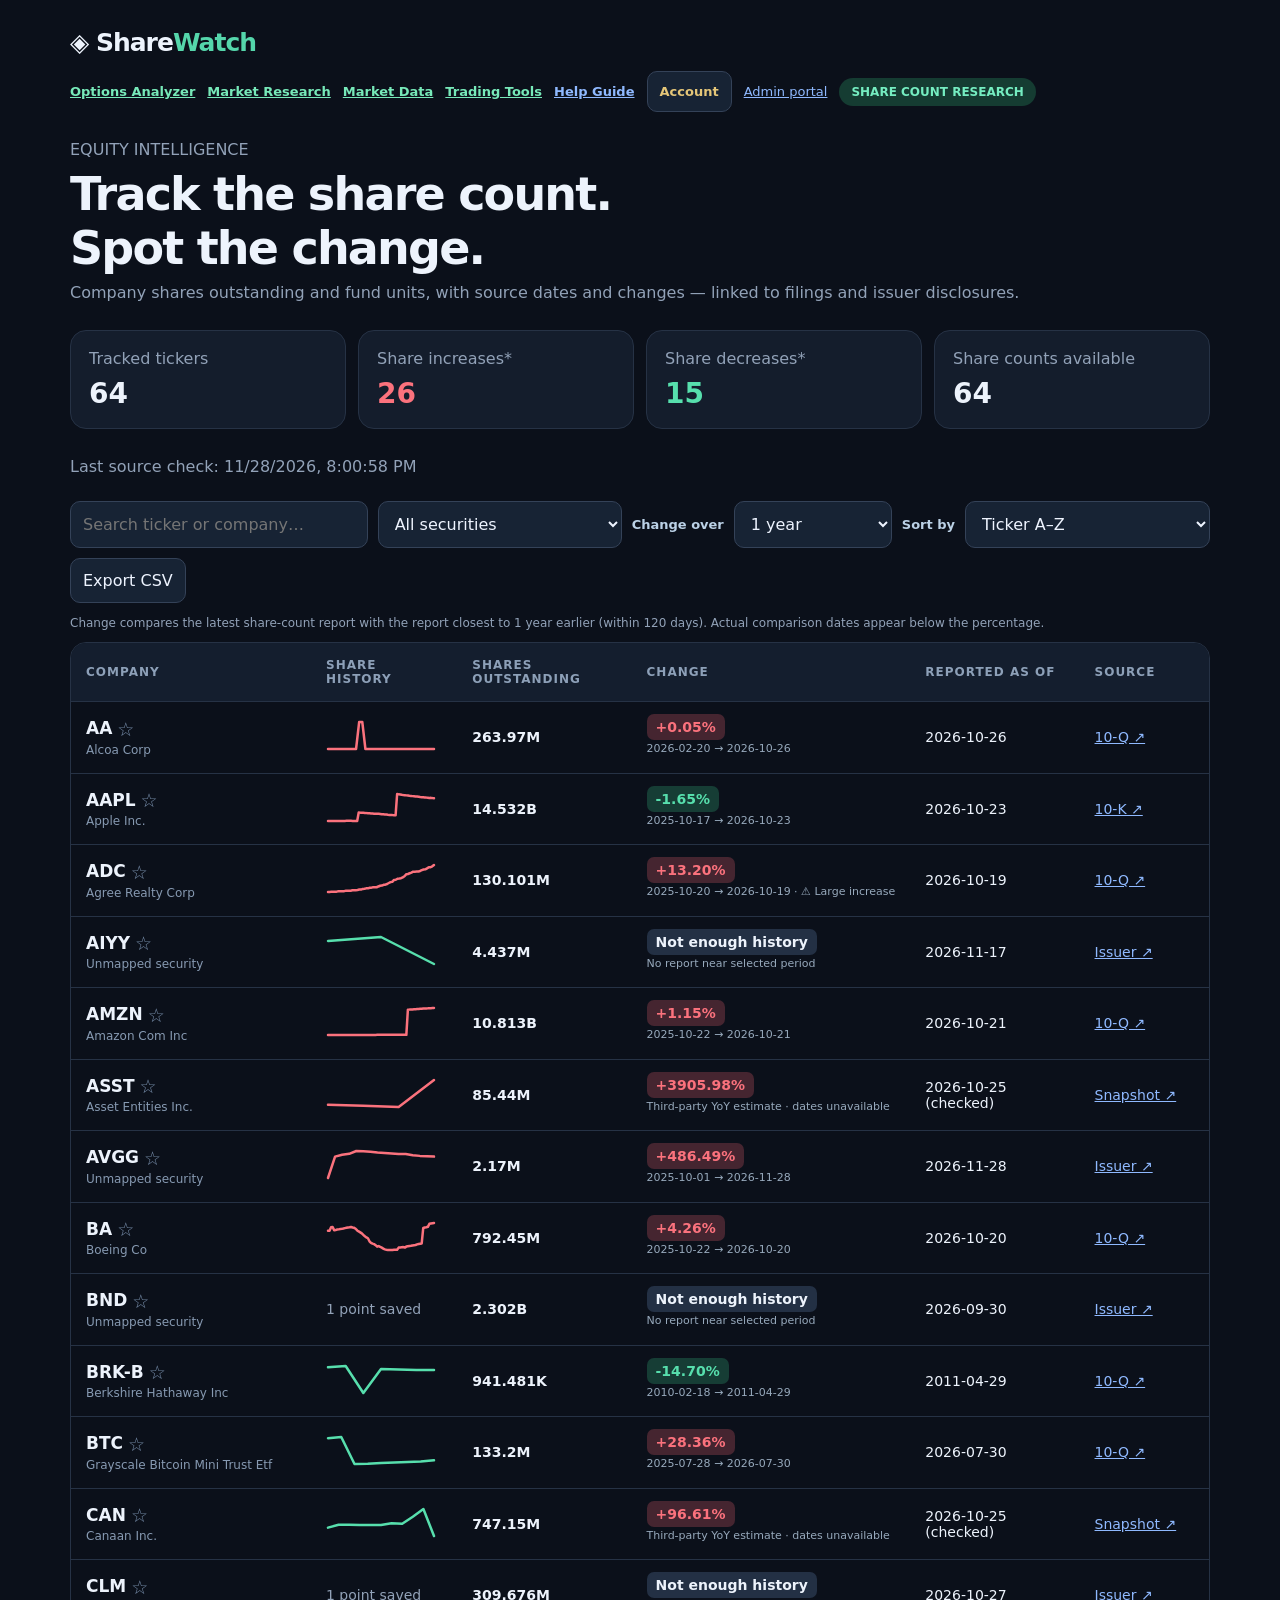
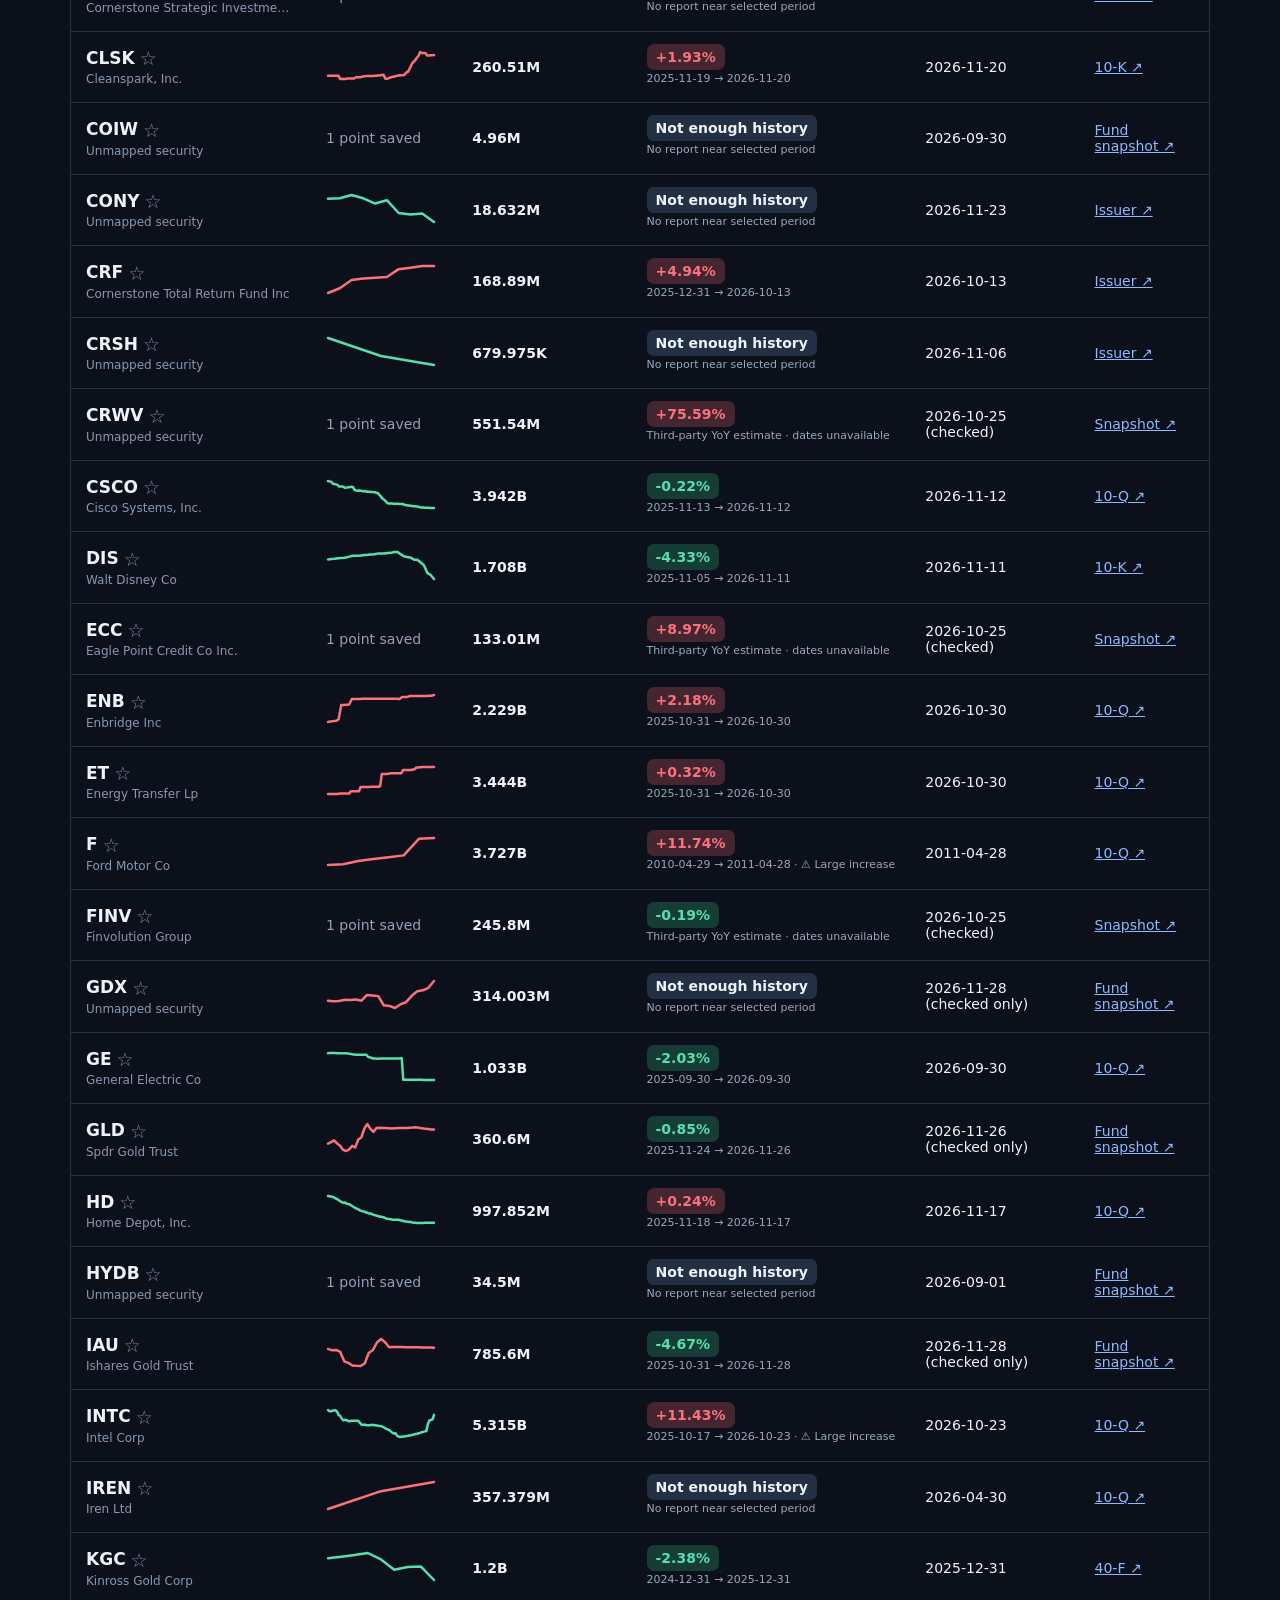
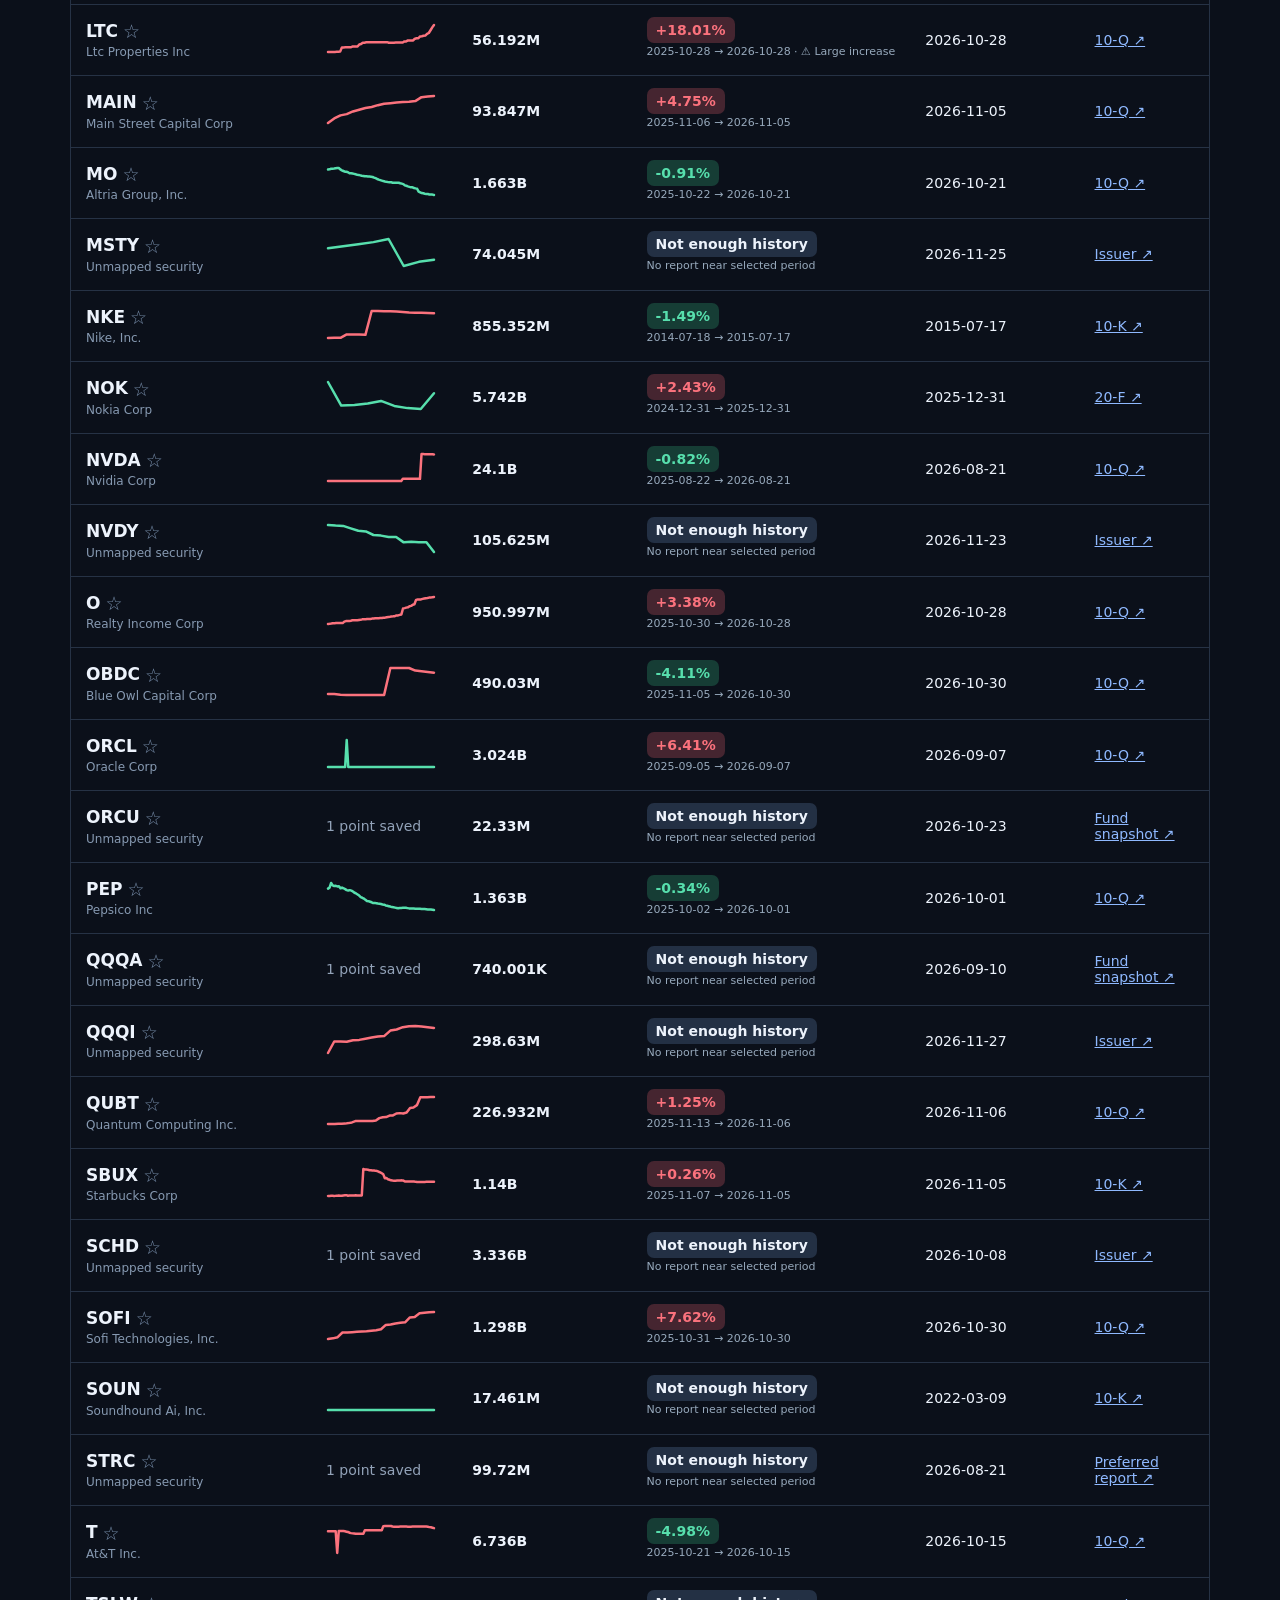
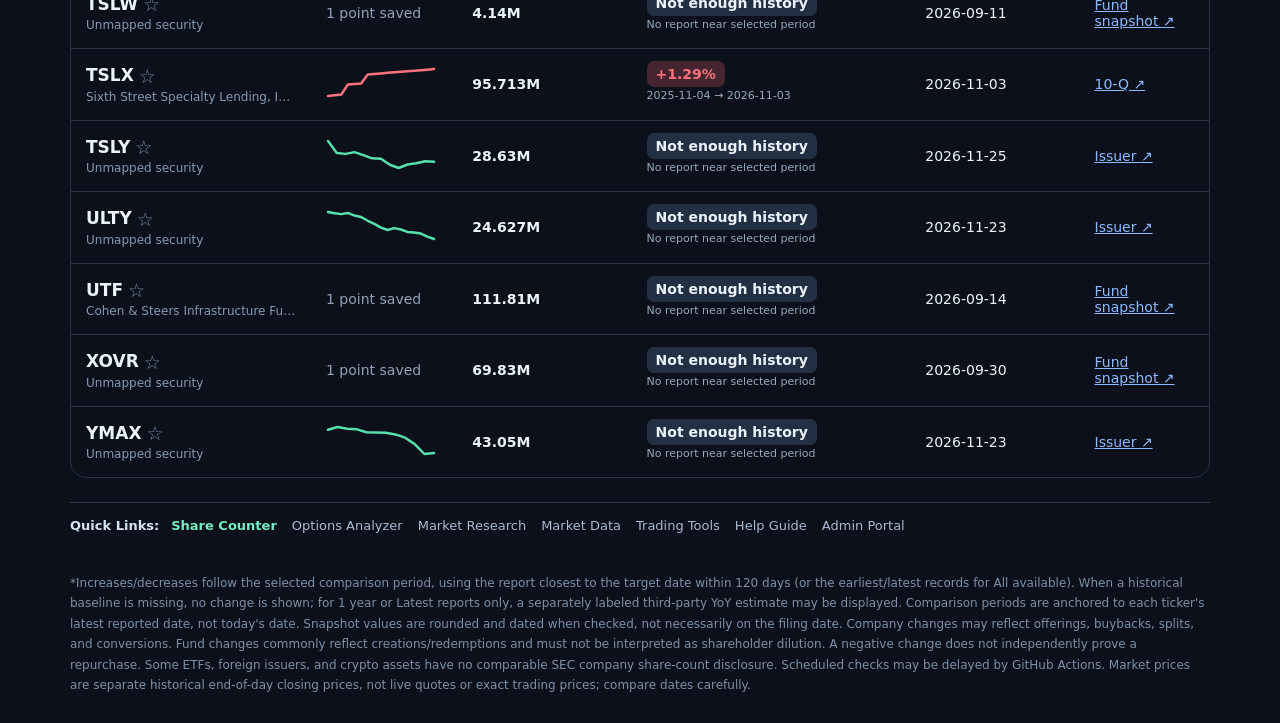
<file: index.html>
<!doctype html><html lang="en"><head><meta charset="utf-8"><meta name="viewport" content="width=device-width,initial-scale=1"><title>ShareWatch · SEC Share Tracker</title><style>
:root{font-family:Inter,system-ui,-apple-system,sans-serif;color:#edf3fc;background:#0b101a}*{box-sizing:border-box}body{margin:0}main{max-width:1180px;margin:auto;padding:28px 20px}header{display:flex;align-items:center;justify-content:space-between;flex-wrap:wrap;gap:14px;margin-bottom:28px}.brand{font-size:25px;font-weight:800;letter-spacing:-1px}.brand span{color:#55d6ab}.muted{color:#92a2b8}h1{font-size:clamp(29px,5vw,46px);letter-spacing:-1.8px;margin:8px 0}.tag{background:#153c32;color:#75edc1;padding:7px 12px;border-radius:100px;font-size:12px;font-weight:700}.cards{display:grid;grid-template-columns:repeat(4,1fr);gap:12px;margin:28px 0}.card{background:#141d2c;border:1px solid #263245;border-radius:16px;padding:18px}.card .value{font-size:28px;font-weight:800;margin-top:9px}.controls{display:flex;gap:10px;flex-wrap:wrap;margin:25px 0 15px}input,select,button{background:#172334;color:#eef4ff;border:1px solid #344258;border-radius:10px;padding:12px;font:inherit}input{flex:1;min-width:180px}button{cursor:pointer}button:hover{background:#243650}.tablewrap{overflow-x:auto;border:1px solid #263245;border-radius:16px}table{border-collapse:collapse;width:100%;min-width:780px}th{text-align:left;font-size:12px;text-transform:uppercase;letter-spacing:1px;color:#8da0b8;background:#141e2e;padding:15px}td{padding:16px 15px;border-top:1px solid #263245;font-size:14px}tr:hover td{background:#151f2d}.ticker{font-size:17px;font-weight:800}.name{color:#879ab2;font-size:12px;margin-top:3px;max-width:210px;overflow:hidden;text-overflow:ellipsis;white-space:nowrap}.up{color:#fb727d}.down{color:#57dfad}.pill{padding:5px 9px;border-radius:7px;background:#233044;font-weight:700;white-space:nowrap}.pill.up{background:#452530}.pill.down{background:#163d35}a{color:#8fb9ff}footer{margin-top:20px;color:#7f90a7;font-size:12px;line-height:1.7}.empty{padding:30px;text-align:center}.spark{width:110px;height:35px}.spark polyline{fill:none;stroke:#7d93b6;stroke-width:2.5;stroke-linejoin:round;stroke-linecap:round}@media(max-width:720px){.cards{grid-template-columns:repeat(2,1fr)}main{padding:18px 12px}.card{padding:14px}.card .value{font-size:22px}}
.details-backdrop{position:fixed;inset:0;background:#000c;z-index:15;display:none;align-items:center;justify-content:center;padding:12px}.details-backdrop.open{display:flex}.details{width:min(1400px,100%);max-height:92vh;overflow:auto;background:#121e2d;border:1px solid #3e5068;border-radius:17px;padding:20px}.details-top{display:flex;justify-content:space-between;gap:15px;align-items:start}.details h2{margin:0 0 7px}.details h3{margin-top:22px}.chart-panel{margin-top:17px;padding:14px;background:#0d1725;border:1px solid #2c3d52;border-radius:12px}.chart-panel svg{width:100%;height:auto;display:block}.chartdot{cursor:pointer}.detail-scroll{overflow:auto;max-height:280px;margin-top:12px}.detail-scroll table{min-width:620px}.detail-scroll td{padding:11px}.row-click{cursor:pointer}.row-click:focus-visible{outline:2px solid #55d6ab}#pointInfo{margin-top:8px;color:#d6e5fa;font-size:13px;min-height:23px}#detailNote{margin-top:12px;font-size:12px}.detail-cta{font-size:12px;color:#7ed8f7;margin-top:5px}@media(max-width:720px){.details{padding:12px}.details-backdrop{padding:5px}} .time-controls{display:flex;align-items:center;gap:12px;flex-wrap:wrap;padding:13px 0 0}.time-controls label{color:#bbcce0;font-size:13px;font-weight:700}.time-controls select{min-width:150px;width:auto;padding:9px 12px}.time-controls #sharedDates{font-size:12px}.compare-charts{display:grid;grid-template-columns:minmax(0,1fr) minmax(0,1fr);gap:14px;align-items:stretch}.compare-charts .chart-panel{min-width:0;display:flex;flex-direction:column;justify-content:flex-start}.compare-charts svg{max-height:330px}.compare-tables{display:grid;grid-template-columns:minmax(0,1fr) minmax(0,1fr);gap:16px}.compare-tables>section{min-width:0}.compare-tables h3{margin:22px 0 10px}@media(max-width:850px){.compare-charts,.compare-tables{grid-template-columns:minmax(0,1fr)}.details{width:min(740px,100%)}}.earnings-legend{display:flex;flex-wrap:wrap;gap:12px;font-size:11px;color:#b9c7d9;margin:12px 0 6px}.earnings-legend span{display:flex;align-items:center;gap:5px}.earnings-key{width:10px;height:10px;border-radius:50%;display:inline-block;background:#e2b354}.earnings-key.good{background:#42df92}.earnings-key.bad{background:#ff626f}.earnings-info{font-size:12px;line-height:1.65;padding:10px;border:1px solid #304054;border-radius:9px;background:#18283a;min-height:40px}.earnings-info a{display:block;margin-top:5px}  .fav-toggle{font-size:19px;line-height:1;cursor:pointer;background:transparent;border:0;padding:1px 5px;color:#768ca9;vertical-align:middle}.fav-toggle:hover,.fav-toggle.saved{background:transparent;color:#f6c86d}.fav-toggle:focus-visible{outline:2px solid #55d6ab}.control-label{align-self:center;font-size:13px;font-weight:750;color:#bbd1e6;white-space:nowrap}.range-note{font-size:12px;line-height:1.5;margin:-4px 0 14px}.change-detail{display:block;margin-top:7px;color:#97a9bc;font-size:11px;white-space:nowrap} </style></head><body><main><header><div class="brand">◈ Share<span>Watch</span></div><div style="display:flex;align-items:center;gap:12px;flex-wrap:wrap"><a href="./options.html" style="font-size:13px;font-weight:750;color:#77e9b9">Options Analyzer</a><a href="./research.html" style="font-size:13px;font-weight:750;color:#77e9b9">Market Research</a><a href="./market-data.html" style="font-size:13px;font-weight:750;color:#77e9b9">Market Data</a><a href="./tools.html" style="font-size:13px;font-weight:750;color:#77e9b9">Trading Tools</a><a href="./help.html" style="font-size:13px;font-weight:750">Help Guide</a><button type="button" data-account-toggle style="font-size:13px;font-weight:750;color:#e5c678">Account</button><a href="./admin.html" style="font-size:13px">Admin portal</a><div class="tag">SHARE COUNT RESEARCH</div></div></header><div class="muted">EQUITY INTELLIGENCE</div><h1>Track the share count.<br>Spot the change.</h1><div class="muted">Company shares outstanding and fund units, with source dates and changes — linked to filings and issuer disclosures.</div><section class="cards"><div class="card"><div class="muted">Tracked tickers</div><div class="value" id="total">—</div></div><div class="card"><div class="muted">Share increases*</div><div class="value up" id="up">—</div></div><div class="card"><div class="muted">Share decreases*</div><div class="value down" id="down">—</div></div><div class="card"><div class="muted">Share counts available</div><div class="value" id="covered">—</div></div></section><div class="muted" id="updated">Loading data…</div><div class="controls"><input id="search" placeholder="Search ticker or company…" aria-label="Search ticker"><select id="filter" aria-label="Filter"><option value="all">All securities</option><option value="up">Shares increased</option><option value="down">Shares decreased</option><option value="missing">No comparison available</option><option value="favorites">★ My favorites</option><option value="dilution">Share-count ↑ 10%+</option></select><label class="control-label" for="changeRange">Change over</label><select id="changeRange" aria-label="Share-count comparison time frame"><option value="1y" selected>1 year</option><option value="2y">2 years</option><option value="3y">3 years</option><option value="5y">5 years</option><option value="all">All available</option><option value="latest">Latest reports</option></select><label class="control-label" for="shareSort">Sort by</label><select id="shareSort" aria-label="Sort stocks by share-count change"><option value="ticker">Ticker A–Z</option><option value="increase">Largest increase</option><option value="decrease">Largest decrease</option><option value="absolute">Biggest absolute change</option></select><button id="csv">Export CSV</button></div><div class="range-note muted" id="rangeNote" aria-live="polite">Comparing approximately one year of available reports.</div><div id="favoriteNotice" class="range-note muted" role="status" aria-live="polite"></div><div class="tablewrap"><table><thead><tr><th>Company</th><th>Share history</th><th>Shares outstanding</th><th>Change</th><th>Reported as of</th><th>Source</th></tr></thead><tbody id="rows"><tr><td colspan="6" class="empty">Loading…</td></tr></tbody></table></div>
<style>
.sw-quick-links{margin:24px 0 14px;padding:12px 0;border-top:1px solid #2c3c52;color:#a9bad1;font-family:inherit}
.sw-quick-links .sw-quick-label{display:inline-block;margin:0 12px 8px 0;font-size:13px;font-weight:700;color:#d6e3f3}
.sw-quick-links .sw-quick-nav{display:inline-flex;align-items:center;flex-wrap:wrap;gap:7px 15px}
.sw-quick-links .sw-quick-nav a{font-size:13px;line-height:1.5;font-weight:500;color:#a9bad1;text-decoration:none;background:none;border:0;padding:0}
.sw-quick-links .sw-quick-nav a:hover,.sw-quick-links .sw-quick-nav a:focus-visible{color:#75edc1;text-decoration:underline}
.sw-quick-links .sw-quick-nav a[aria-current="page"]{color:#75edc1;font-weight:700}
</style>
<section class="sw-quick-links" id="quick-links" aria-label="Quick Links"><span class="sw-quick-label">Quick Links:</span><nav class="sw-quick-nav" aria-label="Footer navigation"><a href="./index.html" aria-current="page">Share Counter</a><a href="./options.html">Options Analyzer</a><a href="./research.html">Market Research</a><a href="./market-data.html">Market Data</a><a href="./tools.html">Trading Tools</a><a href="./help.html">Help Guide</a><a href="./admin.html">Admin Portal</a></nav></section>
<footer>*Increases/decreases follow the selected comparison period, using the report closest to the target date within 120 days (or the earliest/latest records for All available). When a historical baseline is missing, no change is shown; for 1 year or Latest reports only, a separately labeled third-party YoY estimate may be displayed. Comparison periods are anchored to each ticker's latest reported date, not today's date. Snapshot values are rounded and dated when checked, not necessarily on the filing date. Company changes may reflect offerings, buybacks, splits, and conversions. Fund changes commonly reflect creations/redemptions and must not be interpreted as shareholder dilution. A negative change does not independently prove a repurchase. Some ETFs, foreign issuers, and crypto assets have no comparable SEC company share-count disclosure. Scheduled checks may be delayed by GitHub Actions. Market prices are separate historical end-of-day closing prices, not live quotes or exact trading prices; compare dates carefully.</footer></main><div class="details-backdrop" id="detailBackdrop"><section class="details" role="dialog" aria-modal="true" aria-label="Share count history"><div class="details-top"><div><h2 id="detailTitle">Share History</h2><div class="muted" id="detailSubtitle"></div><div class="detail-cta" id="detailStatus"></div></div><button id="detailClose" aria-label="Close details">×</button></div><div class="time-controls"><label for="chartRange">Showing both charts over</label><select id="chartRange" aria-label="Shared date range for share count and stock price"><option value="1y" selected>1 year</option><option value="5y">5 years</option><option value="10y">10 years</option><option value="all">All available</option></select><span id="sharedDates" class="muted"></span></div><div class="compare-charts"><div class="chart-panel"><strong>Shares outstanding</strong><div id="detailChart"></div><div id="pointInfo"></div><div class="muted" id="detailNote"></div></div><div class="chart-panel"><strong>Price per share · daily close</strong><div id="priceLast" style="color:#58dab2;font-weight:700;margin-top:6px"></div><div id="priceChart"></div><div id="priceNote" class="muted" style="font-size:12px;margin-top:10px"></div><div class="earnings-legend"><span><i class="earnings-key good"></i>EPS higher YoY</span><span><i class="earnings-key bad"></i>EPS lower YoY</span><span><i class="earnings-key unknown"></i>Other / unknown</span></div><div id="earningsInfo" class="muted earnings-info" aria-live="polite">Quarterly EPS markers load from SEC filings where available.</div></div></div><div class="compare-tables"><section><h3>Saved share-count changes</h3><div id="detailHistory" class="detail-scroll"></div></section><section><h3>Closing prices</h3><div id="priceCount" class="muted" style="font-size:12px"></div><div id="priceTable" class="detail-scroll"></div></section></div></section></div><script src="./user-favorites.js?v=20261031-research-journal1"></script><script src="./inline-account.js?v=20261031-inline-user1"></script><script>
let data=[];const $=id=>document.getElementById(id);const fmt=n=>n==null?'—':new Intl.NumberFormat('en-US',{notation:'compact',maximumFractionDigits:3}).format(n);const esc=s=>String(s??'').replace(/[&<>"']/g,c=>({'&':'&amp;','<':'&lt;','>':'&gt;','"':'&quot;',"'":'&#39;'}[c]));
function metrics(d){
 const range=$('changeRange')?.value||'1y';
 const history=(Array.isArray(d.history)?d.history:[]).filter(x=>x&&/^\d{4}-\d{2}-\d{2}$/.test(x.date)&&Number.isFinite(Number(x.shares))&&Number(x.shares)>0).sort((x,y)=>x.date.localeCompare(y.date));
 const a=history.at(-1)||null;
 let b=null,source='reported';
 if(a&&history.length>1){
  if(range==='latest')b=history.at(-2);
  else if(range==='all')b=history[0];
  else{
   const years=Number(range.slice(0,-1));
   const target=new Date(a.date+'T00:00:00Z');
   target.setUTCFullYear(target.getUTCFullYear()-years);
   const cutoff=target.getTime(),tolerance=120*86400000;
   const candidates=history.slice(0,-1).filter(x=>Math.abs(Date.parse(x.date+'T00:00:00Z')-cutoff)<=tolerance);
   candidates.sort((x,y)=>Math.abs(Date.parse(x.date+'T00:00:00Z')-cutoff)-Math.abs(Date.parse(y.date+'T00:00:00Z')-cutoff)||x.date.localeCompare(y.date));
   b=candidates[0]||null;
  }
 }
 let pct=a&&b&&Number(b.shares)>0?100*(Number(a.shares)-Number(b.shares))/Number(b.shares):null;
 if(pct==null&&a&&(range==='1y'||range==='latest')&&typeof d.yoy_pct==='number'&&Number.isFinite(d.yoy_pct)){
  pct=d.yoy_pct;source='third-party-yoy';
 }
 const filed=a&&['10-K','10-Q','20-F','40-F'].includes(a.form);
 return {a,b,pct,period:range,source,filed};
}
function spark(h){if(h.length===1)return '<span class="muted">1 point saved</span>';if(h.length<2)return '—';let vals=h.map(x=>x.shares),min=Math.min(...vals),max=Math.max(...vals),range=max-min||1;let pts=vals.map((v,i)=>`${2+i*106/(vals.length-1)},${31-(v-min)*27/range}`).join(' ');return `<svg class="spark" viewBox="0 0 110 35" aria-label="Share count trend"><polyline points="${pts}" style="stroke:${vals.at(-1)>vals[0]?'#fb727d':'#57dfad'}"/></svg>`;}
function favoriteButton(d){
 const signed=Boolean(window.ShareWatchUser?.user),saved=Boolean(window.ShareWatchUser?.favorites.has(d.ticker));
 return '<button type="button" class="fav-toggle '+(saved?'saved':'')+'" data-favorite="'+esc(d.ticker)+'" aria-pressed="'+saved+'" aria-label="'+(saved?'Remove ':'Add ')+esc(d.ticker)+(saved?' from':' to')+' favorites" title="'+(signed?'Save or remove favorite':'Sign in to save favorites')+'">'+(saved?'★':'☆')+'</button>';
}
function render(){
 const range=$('changeRange').value;
 $('rangeNote').textContent=range==='all'?'Change compares the earliest and latest available share-count reports for each stock. Actual dates appear below the percentage.':range==='latest'?'Change compares the two most recent share-count reports, which may be less than a year apart.':'Change compares the latest share-count report with the report closest to '+(range==='1y'?'1 year':range.slice(0,-1)+' years')+' earlier (within 120 days). Actual comparison dates appear below the percentage.';
 const records=data.map(d=>({d,m:metrics(d)}));
 $('total').textContent=records.length;
 $('up').textContent=records.filter(x=>x.m.pct!=null&&x.m.pct>0).length;
 $('down').textContent=records.filter(x=>x.m.pct!=null&&x.m.pct<0).length;
 $('covered').textContent=records.filter(x=>x.m.a).length;
 const q=$('search').value.trim().toLowerCase(),filter=$('filter').value;
 const visible=records.filter(({d,m})=>(d.ticker.toLowerCase().includes(q)||(d.name||'').toLowerCase().includes(q))&&(filter==='all'||filter==='up'&&m.pct!=null&&m.pct>0||filter==='down'&&m.pct!=null&&m.pct<0||filter==='missing'&&m.pct==null||filter==='favorites'&&Boolean(window.ShareWatchUser?.user)&&window.ShareWatchUser.favorites.has(d.ticker)||filter==='dilution'&&(d.type==='company'||!d.type)&&m.b&&m.source==='reported'&&m.pct!=null&&m.pct>=10));
 const order=$('shareSort').value;
 if(order!=='ticker')visible.sort((x,y)=>{
  const a=x.m.pct,b=y.m.pct;
  if(a==null)return 1;if(b==null)return -1;
  return (order==='increase'?b-a:order==='decrease'?a-b:Math.abs(b)-Math.abs(a))||x.d.ticker.localeCompare(y.d.ticker);
 });
 $('rows').innerHTML=visible.map(({d,m})=>{
  const {a,b,pct,source}=m,cls=pct>0?'up':pct<0?'down':'';
  const change=pct==null?(a?'Not enough history':'Awaiting source'):(pct>0?'+':'')+pct.toFixed(2)+'%';
  const isShareRise=(d.type==='company'||!d.type)&&b&&source==='reported'&&pct!=null&&pct>=10;
  const detail=pct!=null&&source==='third-party-yoy'?'Third-party YoY estimate · dates unavailable':a&&b?b.date+' → '+a.date:a?'No report near selected period':'';
  return `<tr class="row-click" data-ticker="${esc(d.ticker)}" tabindex="0" role="button" aria-label="View ${esc(d.ticker)} share history"><td><div class="ticker">${esc(d.ticker)}${favoriteButton(d)}</div><div class="name" title="${esc(d.name||'')}">${esc(d.name||'Unmapped security')}</div></td><td>${spark(d.history||[])}</td><td><strong>${a?fmt(a.shares):'—'}</strong></td><td><span class="pill ${cls}">${esc(change)}</span><span class="change-detail">${esc(detail)}${isShareRise?' · ⚠ Large increase':''}</span></td><td>${a?esc(a.date)+(a.date_is_check_only?' (checked only)':a.form==='Snapshot'?' (checked)':''):'—'}</td><td>${a?.url?`<a href="${esc(a.url)}" target="_blank" rel="noopener noreferrer">${a.form==='Snapshot'?'Snapshot ↗':a.form==='Fund report'?'Issuer ↗':a.form==='Fund snapshot'?'Fund snapshot ↗':esc(a.form)+' ↗'}</a>`:'—'}</td></tr>`;
 }).join('')||'<tr><td colspan="6" class="empty">'+(filter==='favorites'&&!window.ShareWatchUser?.user?'Sign in to see your favorites.':'No matching securities')+'</td></tr>';
}
async function init(){try{let r=await fetch('./data/shares.json?ts='+Date.now());if(!r.ok)throw Error('Data file not generated yet');let j=await r.json();data=Object.values(j.companies||{}).sort((a,b)=>a.ticker.localeCompare(b.ticker));
try{
const watch=await fetch('https://fmtfskcgnlxusipaxdog.supabase.co/rest/v1/stocks_watchlist?select=ticker,name,security_type&active=eq.true&limit=1000',{headers:{'apikey':'sb_publishable__pT9Xdhi40Fu4XLd7YVuAw_bkdpHpUD'}}).then(async r=>{if(!r.ok)throw Error('Supabase watchlist unavailable');return r.json()});
const map=new Map(data.map(x=>[x.ticker,x]));
data=watch.map(x=>({...map.get(x.ticker),ticker:x.ticker,name:x.name||map.get(x.ticker)?.name||x.ticker,type:x.security_type==='fund'?'fund':map.get(x.ticker)?.type||'company',history:map.get(x.ticker)?.history||[],status:map.get(x.ticker)?.status||'pending'})).sort((a,b)=>a.ticker.localeCompare(b.ticker));
}catch(err){console.warn('Using GitHub watchlist fallback:',err)}
$('total').textContent=data.length;$('up').textContent=data.filter(d=>metrics(d).pct>0).length;$('down').textContent=data.filter(d=>metrics(d).pct<0).length;$('covered').textContent=data.filter(d=>metrics(d).a).length;$('updated').textContent='Last source check: '+(j.updated_at?new Date(j.updated_at).toLocaleString():'Not yet run');render();if(location.hash.startsWith('#stock='))openStock(decodeURIComponent(location.hash.slice(7)))}catch(e){$('updated').textContent='No SEC data yet. Run the Update SEC share counts workflow in GitHub Actions.';$('rows').innerHTML='<tr><td colspan="6" class="empty">Source updates have not populated the tracker yet. Check GitHub Actions logs.</td></tr>';}}
document.addEventListener('sharewatch:account',()=>{render();});
$('rows').addEventListener('click',async e=>{
 const button=e.target.closest('button[data-favorite]');
 if(!button)return;
 e.stopPropagation();
 if(!window.ShareWatchUser?.user){window.ShareWatchAccount.open();return;}
 button.disabled=true;
 try{await window.ShareWatchUser.toggle(button.dataset.favorite);$('favoriteNotice').textContent=button.dataset.favorite+' favorites updated.';}
 catch(error){$('favoriteNotice').textContent=error.message;button.disabled=false;}
});
$('search').addEventListener('input',render);$('filter').addEventListener('change',render);$('changeRange').addEventListener('change',render);$('shareSort').addEventListener('change',render);$('csv').addEventListener('click',function exportCsv(){
 const rows=[['Ticker','Company','Security Type','Selected range','Latest shares','Latest as of','Previous shares','Previous as of','Change %','Comparison source','Source URL']];
 for(const d of data){
  const {a,b,pct,source}=metrics(d);
  rows.push([d.ticker,d.name||'',d.type||'company',$('changeRange').value,a?.shares??'',a?.date??'',b?.shares??'',b?.date??'',pct??'',pct==null?'unavailable':source,a?.url??'']);
 }
 const csv=rows.map(row=>row.map(x=>'"'+String(x).replace(/"/g,'""')+'"').join(',')).join('\r\n');
 const url=URL.createObjectURL(new Blob([csv],{type:'text/csv'}));
 const link=document.createElement('a');link.href=url;link.download='sharewatch-'+$('changeRange').value+'.csv';link.click();setTimeout(()=>URL.revokeObjectURL(url),1000);
});init();
</script><script src="./details.js?v=20261028-rangefix"></script><script src="./price-details.js?v=20261031-new-stock-prices1"></script><script src="./earnings-details.js?v=20261028-eps2"></script></body></html>
</file>
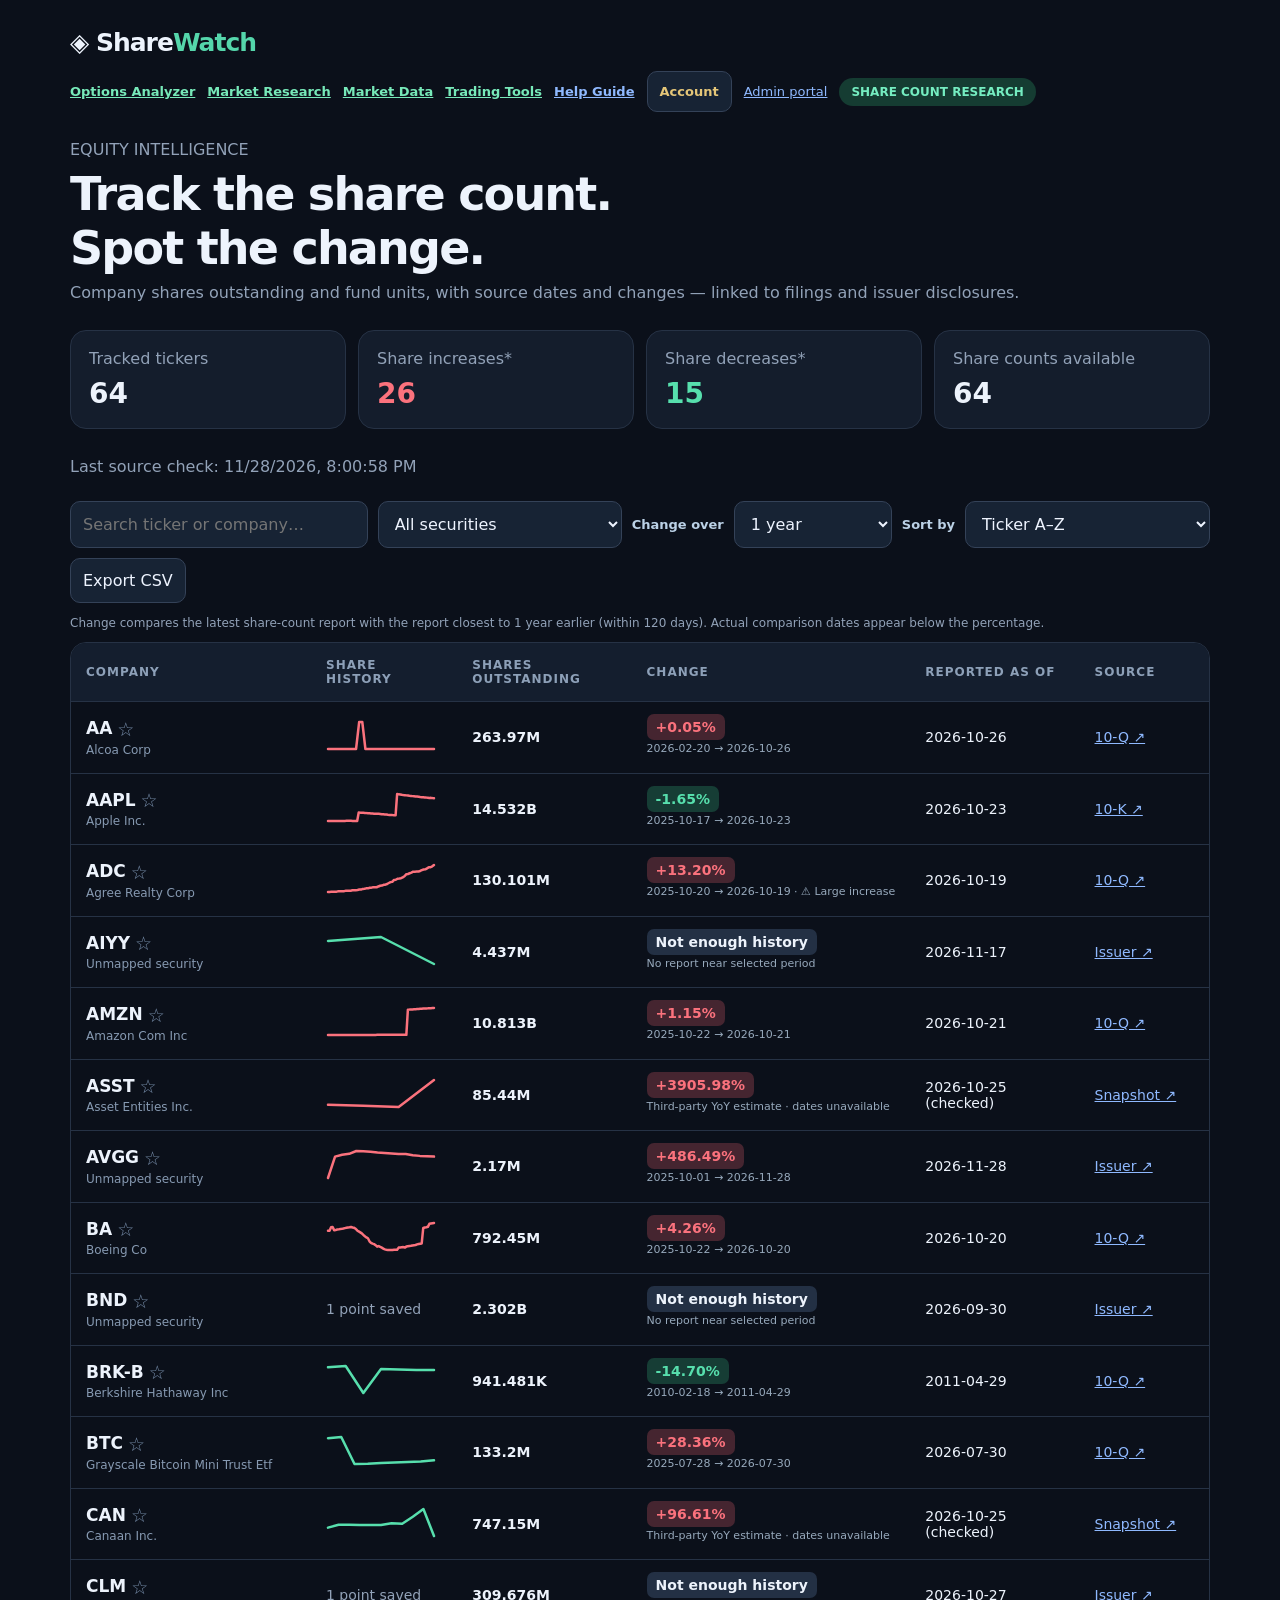
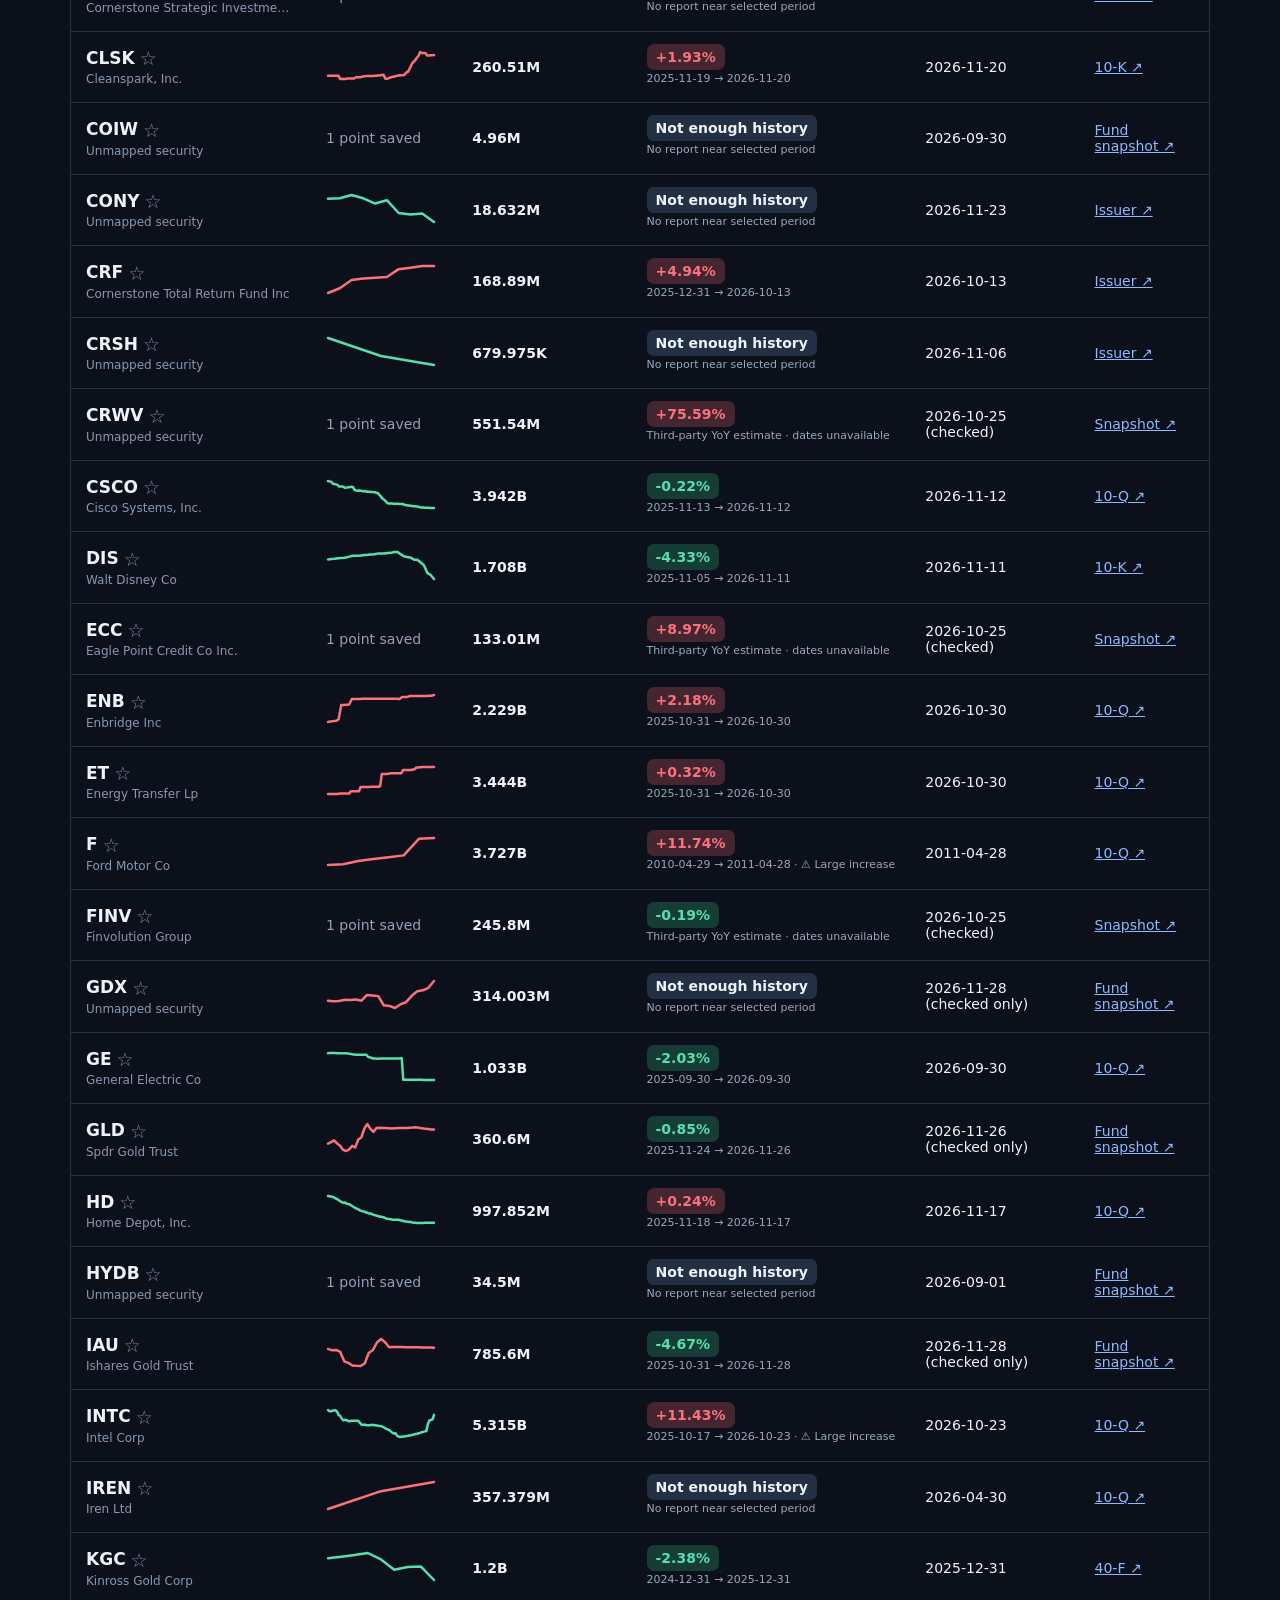
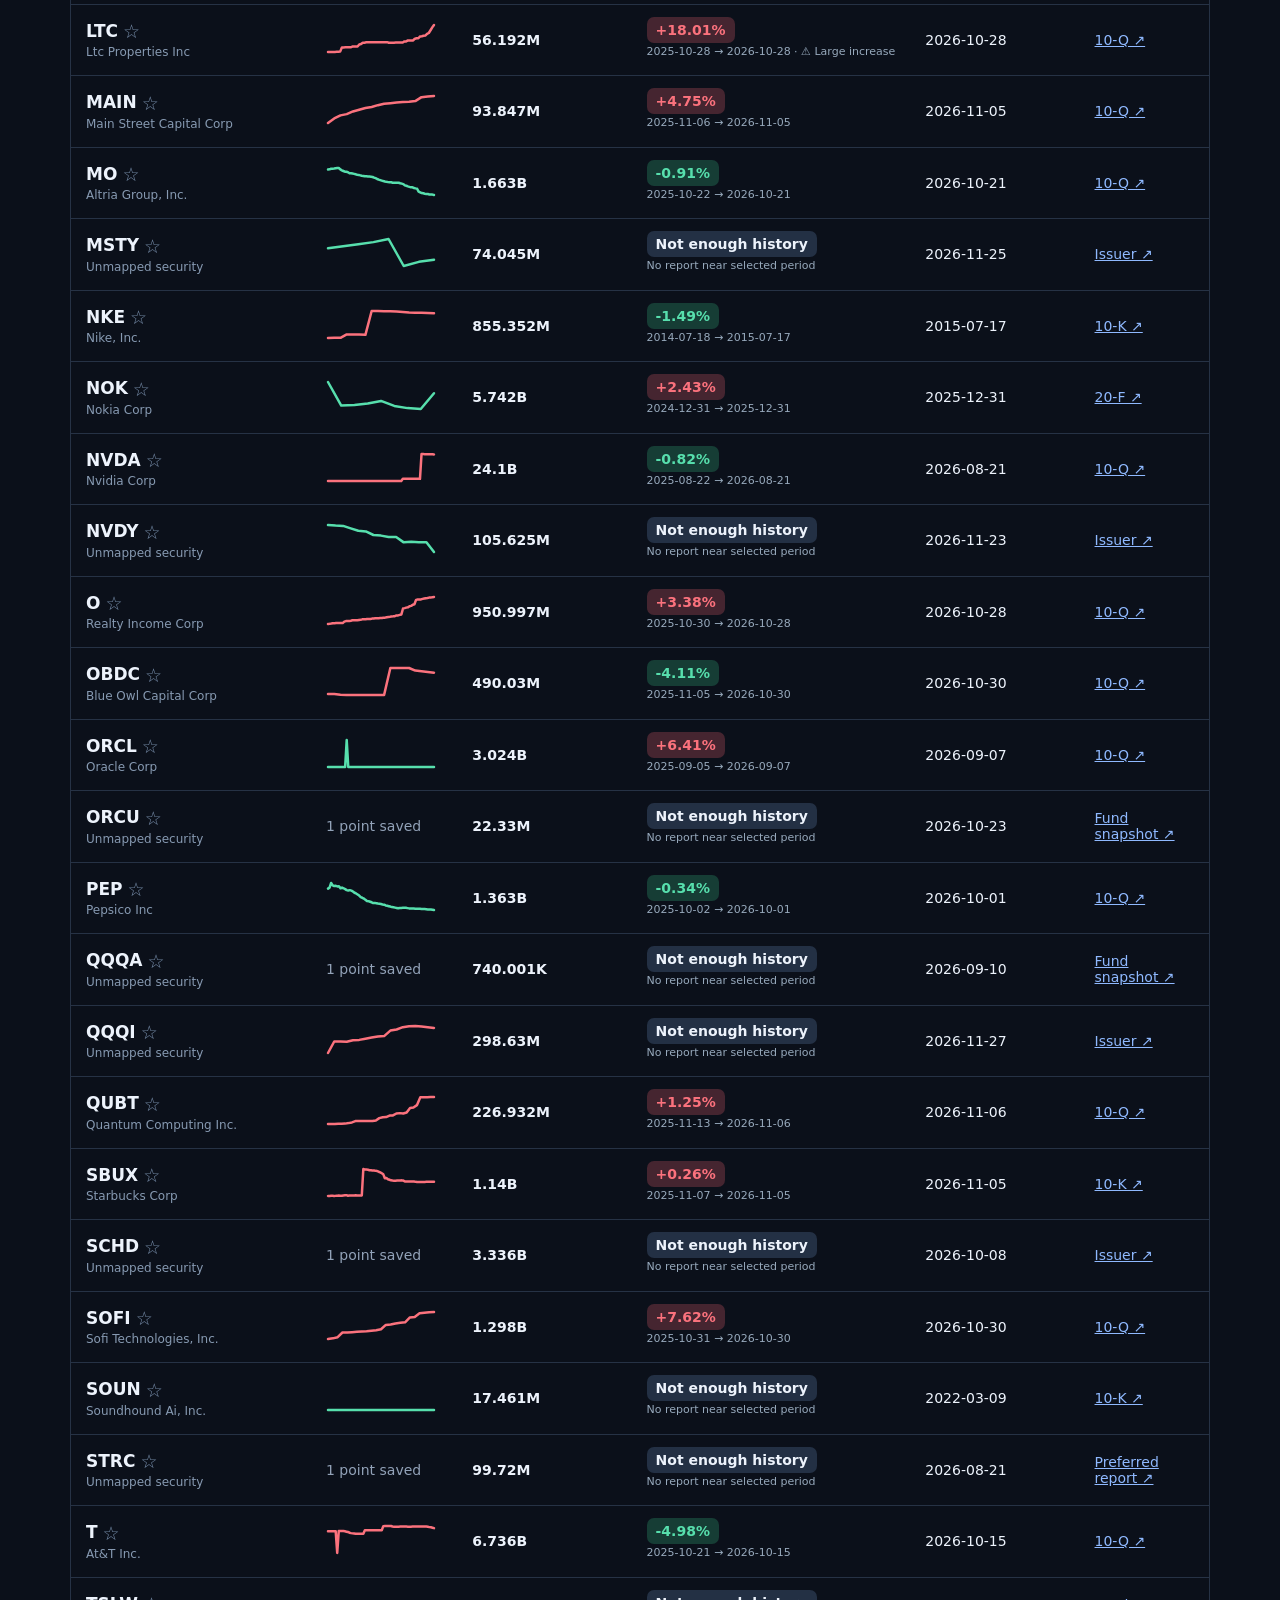
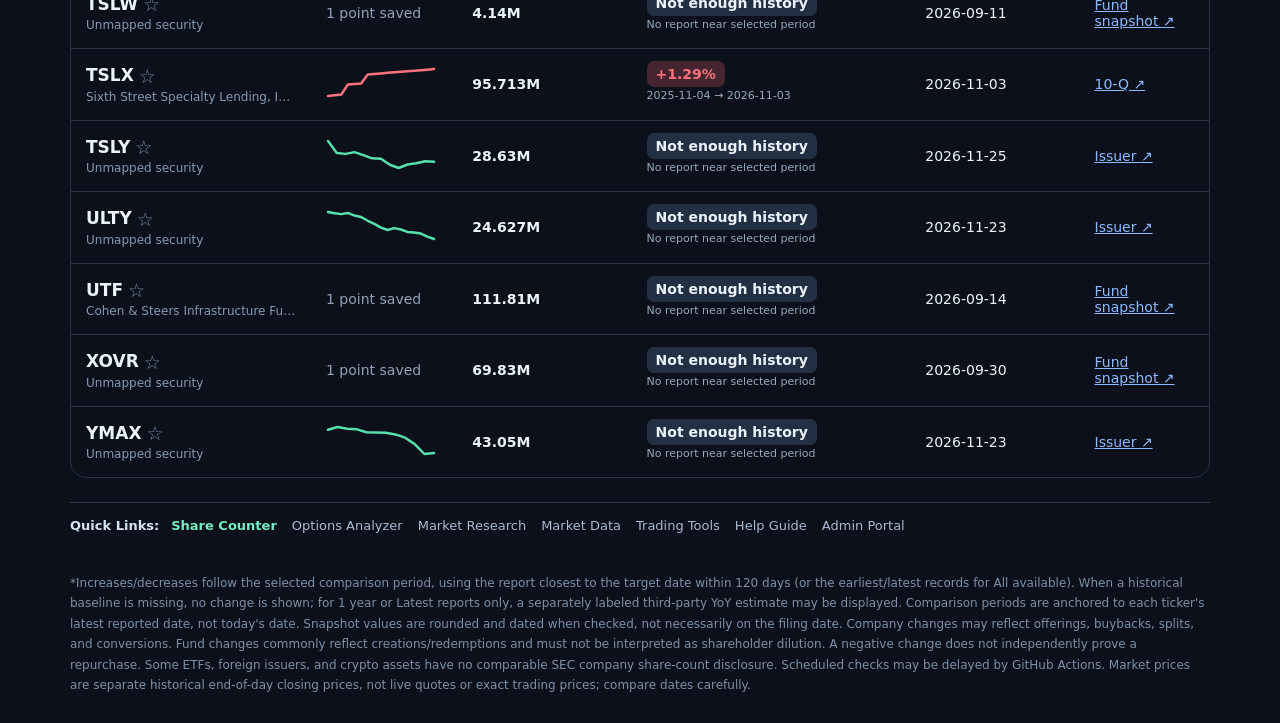
<file: account.html>
<!doctype html><html lang="en"><head><meta charset="utf-8"><meta name="viewport" content="width=device-width,initial-scale=1"><title>ShareWatch · Redirecting to Share Counter</title><script>location.replace('./index.html'+location.search+location.hash);</script><meta http-equiv="refresh" content="0;url=./index.html"></head><body style="font-family:system-ui;background:#0b101a;color:#e9f3ff;padding:28px"><p>Accounts and favorites are now managed directly in the <a href="./index.html" style="color:#78e7bd">Share Counter</a>.</p></body></html>
</file>
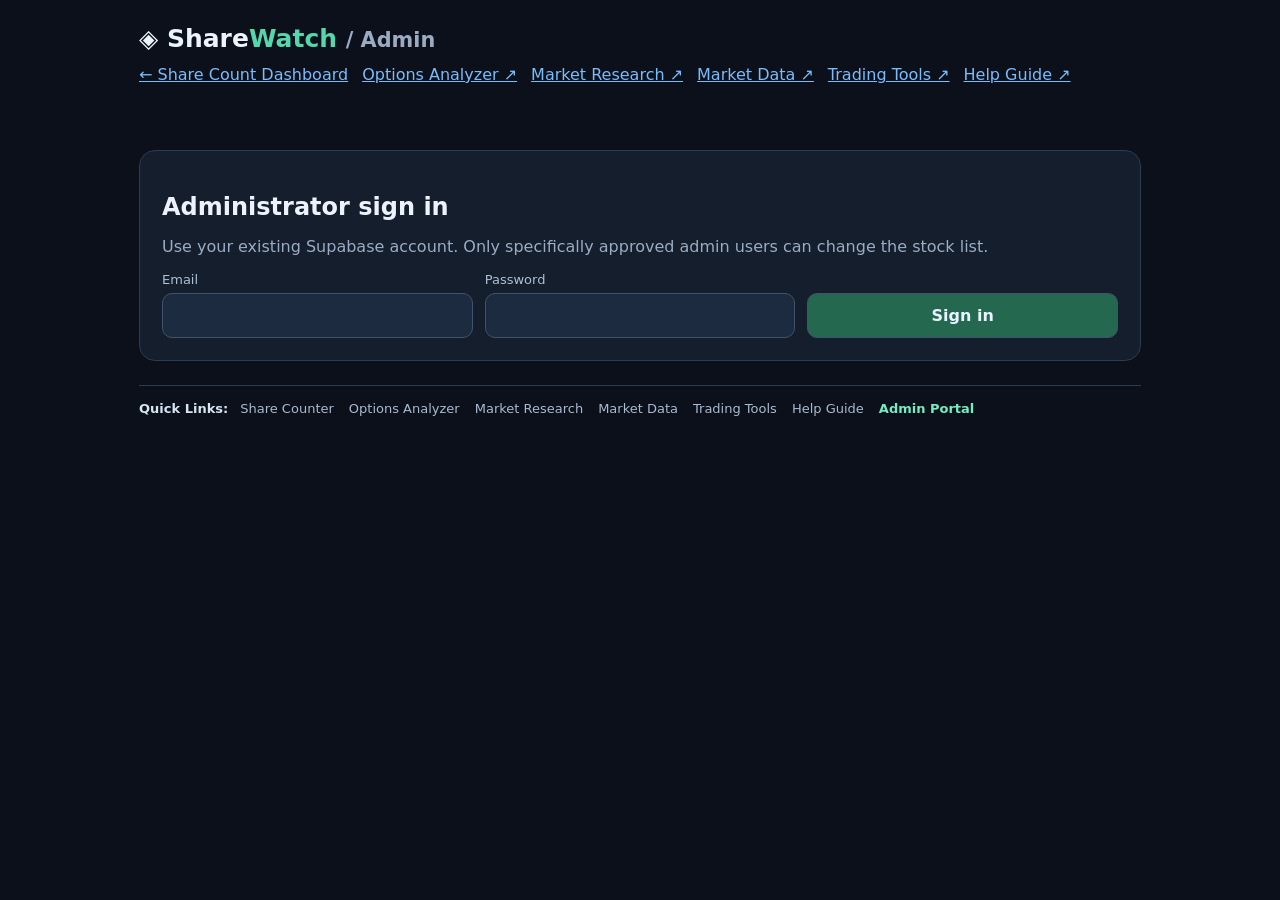
<file: admin.html>
<!doctype html><html lang="en"><head><meta charset="utf-8"><meta name="viewport" content="width=device-width,initial-scale=1"><title>ShareWatch Admin</title><style>
:root{font-family:system-ui,-apple-system,sans-serif;background:#0b101a;color:#edf3fc}*{box-sizing:border-box}body{margin:0}main{max-width:1050px;margin:0 auto;padding:24px}a{color:#7bbcfb}.header{display:flex;justify-content:space-between;align-items:center;flex-wrap:wrap;gap:12px;margin-bottom:26px}.brand{font-size:25px;font-weight:800}.brand span{color:#55d6ab}.panel{background:#141e2d;border:1px solid #2c3c52;border-radius:16px;padding:22px;margin:16px 0}.muted{color:#9bacc2}.grid{display:grid;grid-template-columns:repeat(auto-fit,minmax(165px,1fr));gap:12px}label{display:block;margin-bottom:6px;color:#aebfd5;font-size:13px}input,select,button{width:100%;font:inherit;padding:12px;color:#e9f3ff;background:#1c2b40;border:1px solid #40536b;border-radius:10px}button{cursor:pointer;background:#23684f;font-weight:700}button.secondary{background:#233147}button.danger{background:#492a38;color:#ffd5da}button:disabled{opacity:.5}h1{margin-bottom:4px}h2{margin-top:0}.actions{display:flex;gap:8px;align-items:center}table{width:100%;border-collapse:collapse;min-width:700px}th,td{border-bottom:1px solid #2a3b50;padding:12px;text-align:left}th{color:#a8bad0;font-size:12px;text-transform:uppercase}.scroll{overflow-x:auto}#msg{min-height:24px;padding:6px 0}.hidden{display:none}.small{font-size:12px}.update-timer{display:flex;gap:20px;align-items:center;flex-wrap:wrap}.timer-value{font-size:clamp(26px,4vw,40px);font-weight:800;letter-spacing:1px;font-variant-numeric:tabular-nums;color:#76e8bf}.timer-detail{line-height:1.7}.timer-caption{font-size:12px;color:#9bacc2;margin-top:10px} @media(max-width:650px){main{padding:12px}.panel{padding:15px}}
</style></head><body><main><div class="header"><div class="brand">◈ Share<span>Watch</span> <small class="muted">/ Admin</small></div><div style="display:flex;gap:14px;flex-wrap:wrap;align-items:center"><a href="./index.html">← Share Count Dashboard</a><a href="./options.html">Options Analyzer ↗</a><a href="./research.html">Market Research ↗</a><a href="./market-data.html">Market Data ↗</a><a href="./tools.html">Trading Tools ↗</a><a href="./help.html">Help Guide ↗</a></div></div>
<div id="msg" role="status" aria-live="polite"></div>
<section id="loginBox" class="panel"><h1>Administrator sign in</h1><p class="muted">Use your existing Supabase account. Only specifically approved admin users can change the stock list.</p><form id="loginForm" class="grid"><div><label for="email">Email</label><input id="email" type="email" required autocomplete="username"></div><div><label for="password">Password</label><input id="password" type="password" required autocomplete="current-password"></div><div style="align-self:end"><button type="submit">Sign in</button></div></form></section>
<section id="adminBox" class="hidden"><div class="header"><div><h1>Watchlist manager</h1><p class="muted" id="who"></p></div><button class="secondary" id="logout" style="width:auto">Sign out</button></div>
<section class="panel" aria-labelledby="updateTimerHeading">
<h2 id="updateTimerHeading">Next full share-count refresh</h2>
<div class="update-timer">
<div><div class="muted small">Scheduled countdown</div><div id="nextUpdateCountdown" class="timer-value" role="timer" aria-label="Time until next scheduled share count update">--:--:--</div></div>
<div class="timer-detail"><div id="nextUpdateTime">Calculating next scheduled run…</div><div class="muted small">GitHub Actions · every 6 hours · 00:17, 06:17, 12:17, 18:17 UTC</div></div>
</div>
<p class="timer-caption">This counts down to the next scheduled GitHub Actions trigger, not guaranteed completion. GitHub may start the job late. New stocks are checked for share counts and price history by a separate five-minute workflow; actual start times and data availability may vary.</p>
<a class="small" href="https://github.com/tom10015/Stocks/actions/workflows/update.yml" target="_blank" rel="noopener noreferrer">View update status in GitHub Actions ↗</a>
</section>
<div class="panel"><h2>Add a stock or ETF</h2><a class="small" href="https://github.com/tom10015/Stocks/actions/workflows/new-tickers.yml" target="_blank" rel="noopener noreferrer">View new-ticker collection status ↗</a><p class="muted small">New symbols show on the public site immediately. New symbols are checked for SEC share counts and saved closing-price history by a workflow scheduled every five minutes. GitHub may delay jobs, and market-data providers can be unavailable. Full share-count and price updates also run every six hours.</p><form id="addForm" class="grid"><div><label for="ticker">Ticker symbol</label><input id="ticker" required maxlength="16" placeholder="MSFT" pattern="[A-Za-z0-9.^-]+"></div><div><label for="displayName">Company / fund name (optional)</label><input id="displayName" maxlength="120" placeholder="Microsoft"></div><div><label for="kind">Security category</label><select id="kind"><option value="auto">Auto-detect</option><option value="company">Company stock</option><option value="fund">ETF / fund</option></select></div><div><label for="issuer">Fund issuer URL (optional)</label><input id="issuer" type="url" placeholder="https://..."></div><div style="align-self:end"><button type="submit">+ Add ticker</button></div></form></div>
<div class="panel"><div class="header"><div><h2>Tracked securities</h2><p class="muted small" id="count"></p></div><div style="min-width:200px"><input id="search" placeholder="Search tickers..."></div></div><div class="scroll"><table><thead><tr><th>Ticker</th><th>Name</th><th>Type</th><th>Added</th><th>Status</th><th>Action</th></tr></thead><tbody id="rows"></tbody></table></div></div></section>
<style>
.sw-quick-links{margin:24px 0 14px;padding:12px 0;border-top:1px solid #2c3c52;color:#a9bad1;font-family:inherit}
.sw-quick-links .sw-quick-label{display:inline-block;margin:0 12px 8px 0;font-size:13px;font-weight:700;color:#d6e3f3}
.sw-quick-links .sw-quick-nav{display:inline-flex;align-items:center;flex-wrap:wrap;gap:7px 15px}
.sw-quick-links .sw-quick-nav a{font-size:13px;line-height:1.5;font-weight:500;color:#a9bad1;text-decoration:none;background:none;border:0;padding:0}
.sw-quick-links .sw-quick-nav a:hover,.sw-quick-links .sw-quick-nav a:focus-visible{color:#75edc1;text-decoration:underline}
.sw-quick-links .sw-quick-nav a[aria-current="page"]{color:#75edc1;font-weight:700}
</style>
<section class="sw-quick-links" id="quick-links" aria-label="Quick Links"><span class="sw-quick-label">Quick Links:</span><nav class="sw-quick-nav" aria-label="Footer navigation"><a href="./index.html">Share Counter</a><a href="./options.html">Options Analyzer</a><a href="./research.html">Market Research</a><a href="./market-data.html">Market Data</a><a href="./tools.html">Trading Tools</a><a href="./help.html">Help Guide</a><a href="./admin.html" aria-current="page">Admin Portal</a></nav></section>
</main>
<script src="./admin.js"></script><script src="./admin-countdown.js?v=20261031-1"></script></body></html>
</file>
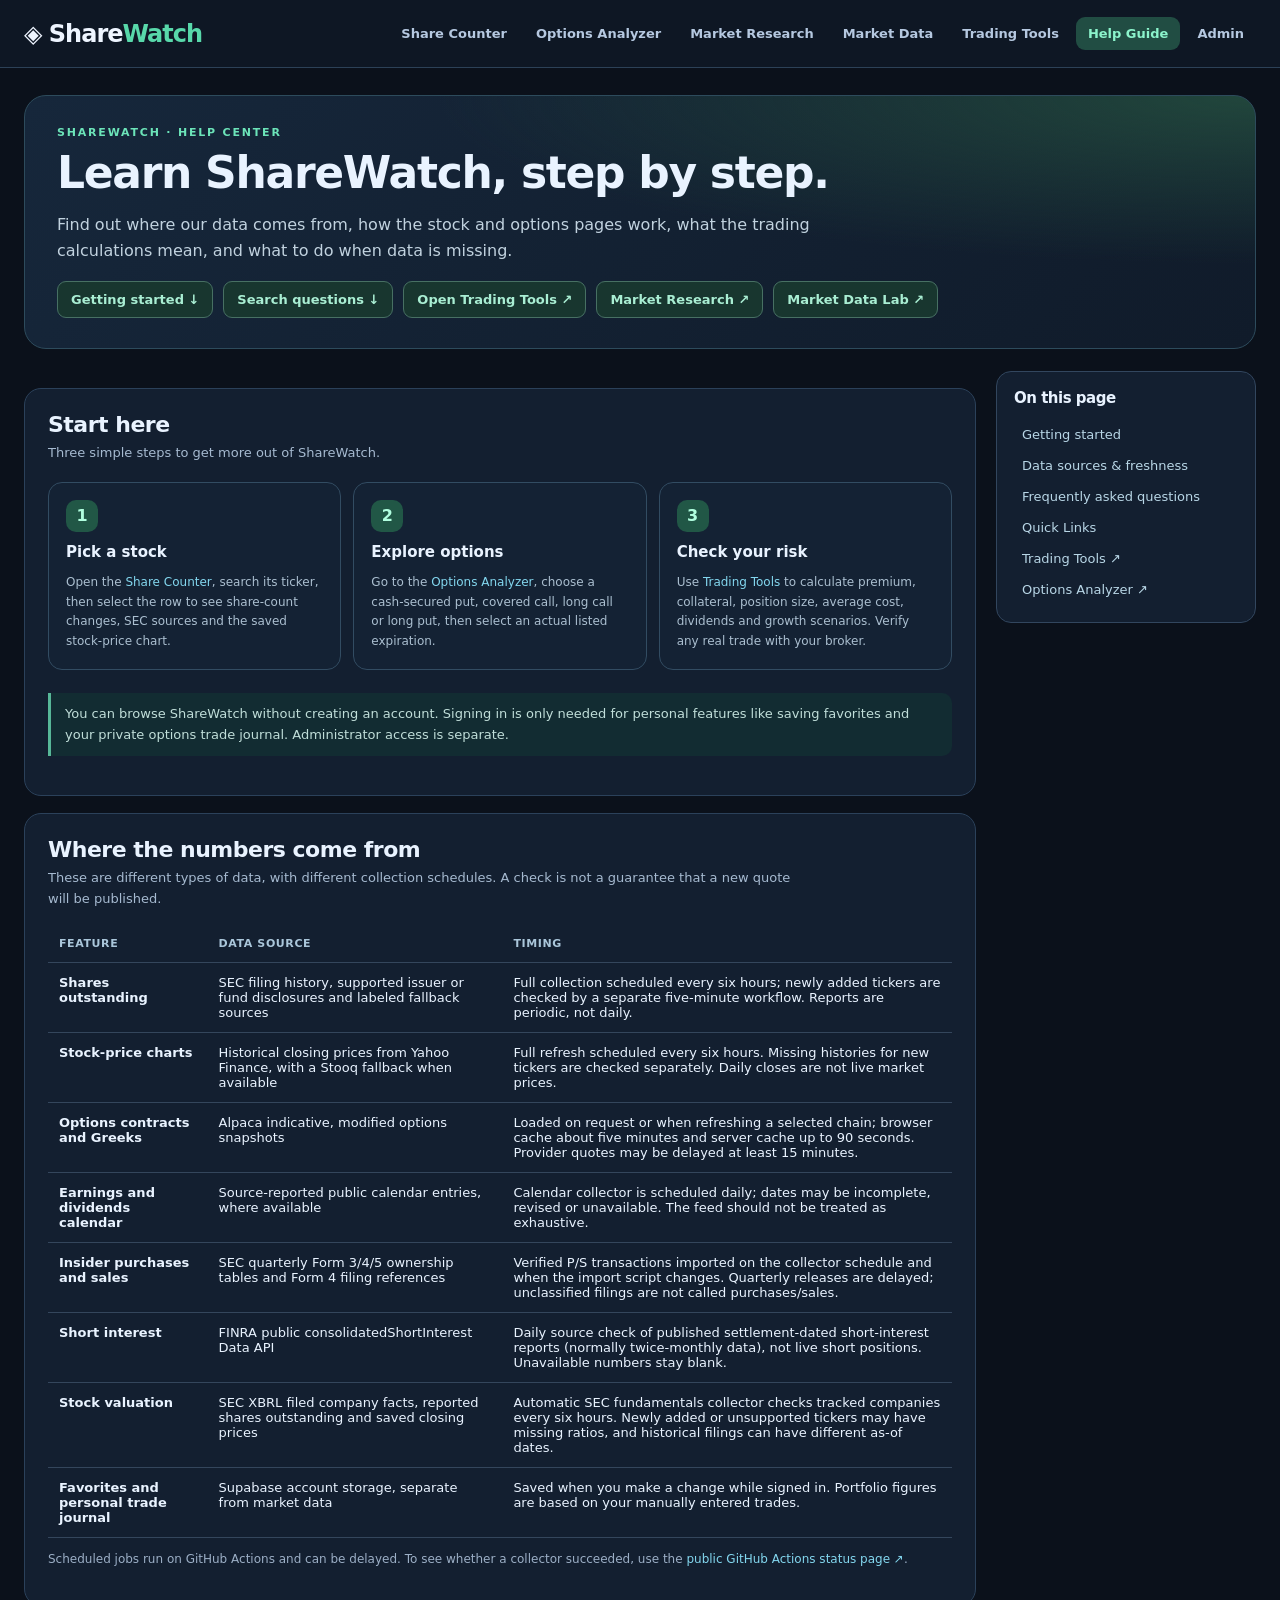
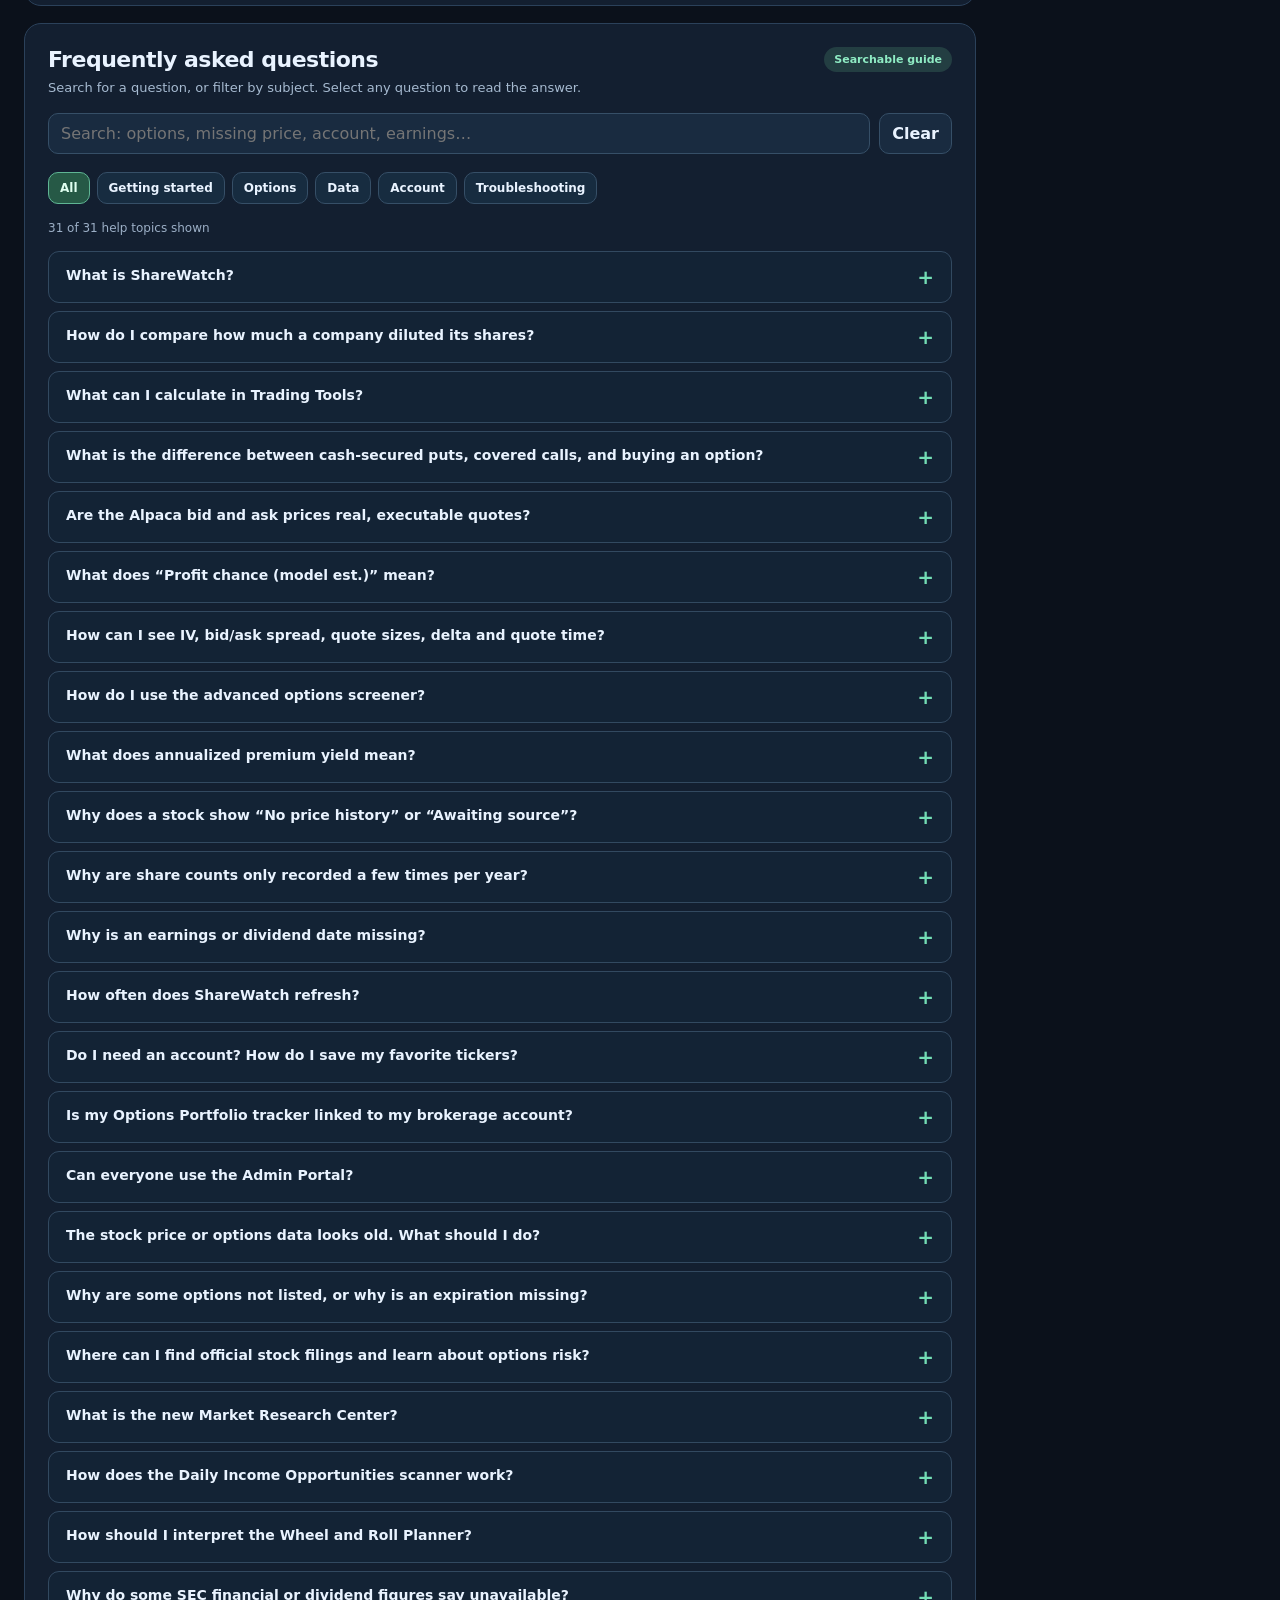
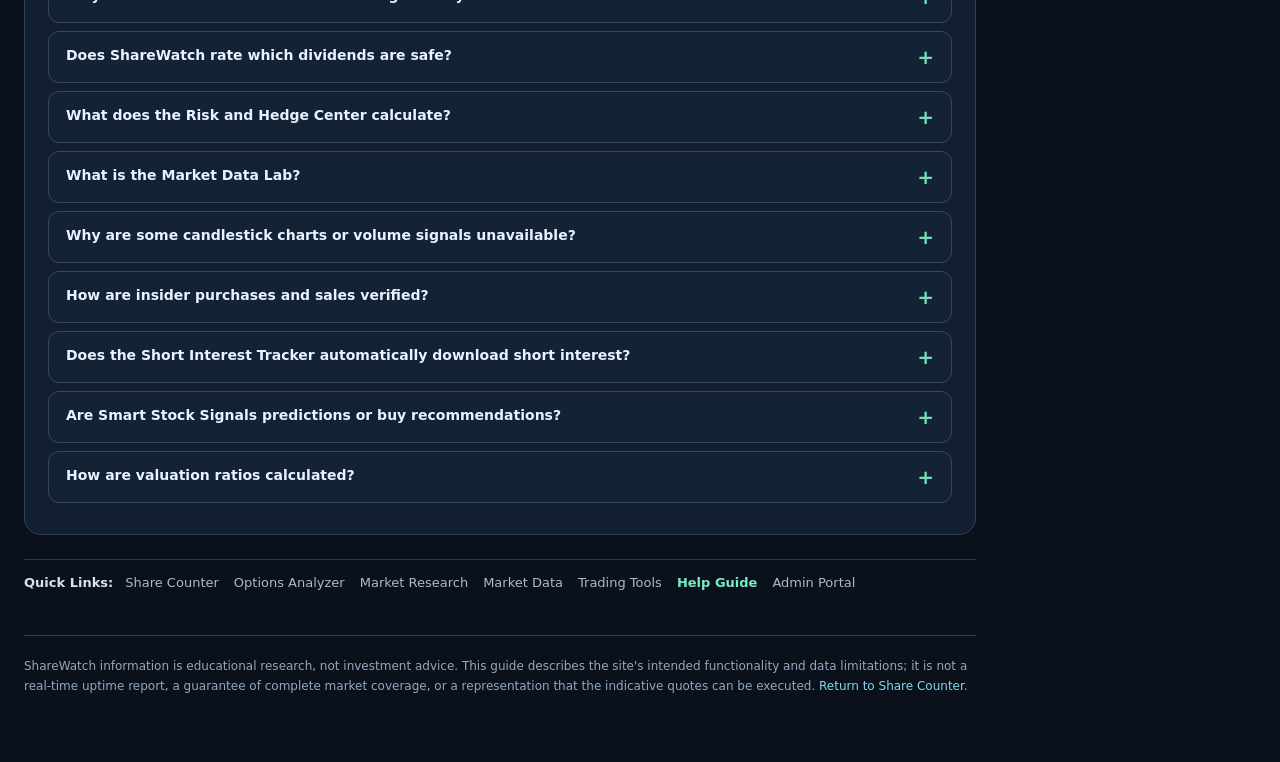
<file: help.html>
<!doctype html>
<html lang="en"><head><meta charset="utf-8"><meta name="viewport" content="width=device-width, initial-scale=1">
<meta name="description" content="Learn how to use the ShareWatch stock dashboard, Options Analyzer, screener, trade journal, calculators and data sources.">
<title>Help Guide · ShareWatch</title><link rel="stylesheet" href="./resources.css?v=20261031-tools1">
<script defer src="./help-guide.js?v=20261031-help1"></script></head><body>
<header class="site-header"><nav class="nav" aria-label="ShareWatch navigation"><a class="brand" href="./index.html">◈ Share<span>Watch</span></a><div class="nav-links">
<a href="./index.html">Share Counter</a><a href="./options.html">Options Analyzer</a><a href="./research.html">Market Research</a><a href="./market-data.html">Market Data</a><a href="./tools.html">Trading Tools</a><a href="./help.html" class="active" aria-current="page">Help Guide</a><a href="./admin.html">Admin</a>
</div></nav></header>
<main>
<section class="hero"><div class="kicker">ShareWatch · Help Center</div><h1>Learn ShareWatch, step by step.</h1>
<p>Find out where our data comes from, how the stock and options pages work, what the trading calculations mean, and what to do when data is missing.</p>
<div class="hero-links"><a href="#quick-start">Getting started ↓</a><a href="#faqs">Search questions ↓</a><a href="./tools.html">Open Trading Tools ↗</a><a href="./research.html">Market Research ↗</a><a href="./market-data.html">Market Data Lab ↗</a></div></section>
<div class="guide-grid"><div>
<section id="quick-start" class="panel"><div class="panel-head"><div><h2>Start here</h2><p>Three simple steps to get more out of ShareWatch.</p></div></div>
<div class="steps">
<div class="step"><span class="number">1</span><h3>Pick a stock</h3><p>Open the <a href="./index.html">Share Counter</a>, search its ticker, then select the row to see share-count changes, SEC sources and the saved stock-price chart.</p></div>
<div class="step"><span class="number">2</span><h3>Explore options</h3><p>Go to the <a href="./options.html">Options Analyzer</a>, choose a cash-secured put, covered call, long call or long put, then select an actual listed expiration.</p></div>
<div class="step"><span class="number">3</span><h3>Check your risk</h3><p>Use <a href="./tools.html">Trading Tools</a> to calculate premium, collateral, position size, average cost, dividends and growth scenarios. Verify any real trade with your broker.</p></div>
</div>
<div class="note">You can browse ShareWatch without creating an account. Signing in is only needed for personal features like saving favorites and your private options trade journal. Administrator access is separate.</div>
</section>
<section id="data-freshness" class="panel"><div class="panel-head"><div><h2>Where the numbers come from</h2><p>These are different types of data, with different collection schedules. A check is not a guarantee that a new quote will be published.</p></div></div>
<div class="table-scroll"><table><thead><tr><th>Feature</th><th>Data source</th><th>Timing</th></tr></thead><tbody>
<tr><td><strong>Shares outstanding</strong></td><td>SEC filing history, supported issuer or fund disclosures and labeled fallback sources</td><td>Full collection scheduled every six hours; newly added tickers are checked by a separate five-minute workflow. Reports are periodic, not daily.</td></tr>
<tr><td><strong>Stock-price charts</strong></td><td>Historical closing prices from Yahoo Finance, with a Stooq fallback when available</td><td>Full refresh scheduled every six hours. Missing histories for new tickers are checked separately. Daily closes are not live market prices.</td></tr>
<tr><td><strong>Options contracts and Greeks</strong></td><td>Alpaca indicative, modified options snapshots</td><td>Loaded on request or when refreshing a selected chain; browser cache about five minutes and server cache up to 90 seconds. Provider quotes may be delayed at least 15 minutes.</td></tr>
<tr><td><strong>Earnings and dividends calendar</strong></td><td>Source-reported public calendar entries, where available</td><td>Calendar collector is scheduled daily; dates may be incomplete, revised or unavailable. The feed should not be treated as exhaustive.</td></tr>
<tr><td><strong>Insider purchases and sales</strong></td><td>SEC quarterly Form 3/4/5 ownership tables and Form 4 filing references</td><td>Verified P/S transactions imported on the collector schedule and when the import script changes. Quarterly releases are delayed; unclassified filings are not called purchases/sales.</td></tr>
<tr><td><strong>Short interest</strong></td><td>FINRA public consolidatedShortInterest Data API</td><td>Daily source check of published settlement-dated short-interest reports (normally twice-monthly data), not live short positions. Unavailable numbers stay blank.</td></tr>
<tr><td><strong>Stock valuation</strong></td><td>SEC XBRL filed company facts, reported shares outstanding and saved closing prices</td><td>Automatic SEC fundamentals collector checks tracked companies every six hours. Newly added or unsupported tickers may have missing ratios, and historical filings can have different as-of dates.</td></tr>
<tr><td><strong>Favorites and personal trade journal</strong></td><td>Supabase account storage, separate from market data</td><td>Saved when you make a change while signed in. Portfolio figures are based on your manually entered trades.</td></tr>
</tbody></table></div>
<p class="small muted">Scheduled jobs run on GitHub Actions and can be delayed. To see whether a collector succeeded, use the <a href="https://github.com/tom10015/Stocks/actions" target="_blank" rel="noopener noreferrer">public GitHub Actions status page ↗</a>.</p>
</section>
<section id="faqs" class="panel"><div class="panel-head"><div><h2>Frequently asked questions</h2><p>Search for a question, or filter by subject. Select any question to read the answer.</p></div><span class="pill">Searchable guide</span></div>
<div class="help-search"><input id="helpSearch" type="search" placeholder="Search: options, missing price, account, earnings…" aria-label="Search help questions"><button type="button" id="clearHelp">Clear</button></div>
<div class="help-filters" role="group" aria-label="Help categories">
<button type="button" data-help-kind="all" aria-pressed="true">All</button>
<button type="button" data-help-kind="basics" aria-pressed="false">Getting started</button>
<button type="button" data-help-kind="options" aria-pressed="false">Options</button>
<button type="button" data-help-kind="data" aria-pressed="false">Data</button>
<button type="button" data-help-kind="account" aria-pressed="false">Account</button>
<button type="button" data-help-kind="fixes" aria-pressed="false">Troubleshooting</button>
</div><p class="small muted" id="helpCount" aria-live="polite"></p>
<div id="helpQuestions">
<details class="faq-item" data-topic="basics"><summary>What is ShareWatch?</summary><div class="answer"><p>ShareWatch is a research dashboard that compares reported shares outstanding, shows saved stock-price history, and helps you analyze potential options trades with indicative quotes and educational calculations. It is not a brokerage and does not place orders.</p></div></details>
<details class="faq-item" data-topic="basics"><summary>How do I compare how much a company diluted its shares?</summary><div class="answer"><p>Use the <a href="./index.html">Share Counter</a>. Select a comparison period such as one year, then examine the percent change and the actual reporting dates. You can sort by largest increase or decrease. An increase in shares outstanding is a research flag, not definitive proof of a stock offering or shareholder dilution: splits, conversions, acquisitions and other corporate actions may affect the figure. Check the linked SEC filing.</p></div></details>
<details class="faq-item" data-topic="basics"><summary>What can I calculate in Trading Tools?</summary><div class="answer"><p>On the <a href="./tools.html">Trading Tools page</a> you can estimate net cash-secured put or covered-call premium and yield, share position size based on planned risk, average share cost after buying more shares, dividend income, and hypothetical long-term compound growth. Tools use numbers you type and do not fetch live quotes or save your input.</p></div></details>
<details class="faq-item" data-topic="options"><summary>What is the difference between cash-secured puts, covered calls, and buying an option?</summary><div class="answer"><p><strong>Cash-secured put:</strong> you sell a put for premium and may be assigned 100 shares per standard contract at the strike, requiring cash collateral. <strong>Covered call:</strong> you sell a call against shares you already own and give up potential gains above its strike. <strong>Long call:</strong> you pay to gain bullish option exposure; the premium can be lost. <strong>Long put:</strong> you pay for bearish exposure; the premium can be lost. Confirm the actual contract multiplier because adjusted contracts may differ.</p></div></details>
<details class="faq-item" data-topic="options"><summary>Are the Alpaca bid and ask prices real, executable quotes?</summary><div class="answer"><p>No. ShareWatch's Alpaca feed provides <strong>indicative modified prices</strong>, not an official exchange NBBO. The data may be delayed at least 15 minutes. A market order, limit fill or achievable premium cannot be inferred from it. Check your brokerage quote and available liquidity before trading.</p></div></details>
<details class="faq-item" data-topic="options"><summary>What does “Profit chance (model est.)” mean?</summary><div class="answer"><p>It is an <strong>illustrative model-based estimate</strong> of the chance an option strategy has a positive expiration profit under simplifying assumptions involving current stock price, implied volatility and breakeven. It is not a historical win rate, not your broker's probability, and not guaranteed. A trade can have a high modeled win chance but still expose you to large losses. Missing inputs show —.</p></div></details>
<details class="faq-item" data-topic="options"><summary>How can I see IV, bid/ask spread, quote sizes, delta and quote time?</summary><div class="answer"><p>In <a href="./options.html">Options Analyzer → Step 2</a>, strike and modeled profit chance are shown together so you don't need to scroll across a wide table. Select <strong>Details</strong> on a contract for additional measurements. ShareWatch does not claim quote sizes are daily trading volume or open interest.</p></div></details>
<details class="faq-item" data-topic="options"><summary>How do I use the advanced options screener?</summary><div class="answer"><p>Go to the <a href="./options.html#optionsScreener">Advanced options screener</a>. Choose short puts or covered calls, set maximum days to expiration, delta, spread and minimum premium, then scan a batch of up to six active tickers. Sort results by premium or return on collateral. The screener uses indicative quotes, and a high yield does not mean an option is safe or likely to profit.</p></div></details>
<details class="faq-item" data-topic="options"><summary>What does annualized premium yield mean?</summary><div class="answer"><p>ShareWatch takes the premium return for the option period and scales it to a 365-day year. This is a simple comparison measure, <strong>not a predicted yearly return</strong>. You may not be able to find the same contract, price, volatility, or assignment outcome repeatedly. The Trading Tools calculator lets you adjust premium, days and fees.</p></div></details>
<details class="faq-item" data-topic="data"><summary>Why does a stock show “No price history” or “Awaiting source”?</summary><div class="answer"><p>The stock may have been added after the last saved market-price collection, the provider may be unavailable, or there may be no supported historical observations. <strong>Stock prices and shares outstanding are collected separately.</strong> New stocks are checked by a five-minute scheduled workflow (which may start late), and the full price collector runs every six hours. Open its price chart and select <strong>Recheck saved prices</strong> if that option appears. This reloads published data; it does not trigger a new market-data download.</p></div></details>
<details class="faq-item" data-topic="data"><summary>Why are share counts only recorded a few times per year?</summary><div class="answer"><p>Companies usually disclose shares outstanding through periodic SEC reports, while many ETFs report shares in other ways. These observations have their own report dates and are different from daily stock prices. The chart deliberately does not invent daily share counts between filings.</p></div></details>
<details class="faq-item" data-topic="data"><summary>Why is an earnings or dividend date missing?</summary><div class="answer"><p>The calendar only shows data returned and validated from its source feed. Some tickers, ETFs or events may have no entries, and event dates can change. Historical EPS markers on a stock price chart come from SEC filings and are <strong>not</strong> a guaranteed future earnings schedule. Confirm event dates on the issuer's investor-relations website before trading.</p></div></details>
<details class="faq-item" data-topic="data"><summary>How often does ShareWatch refresh?</summary><div class="answer"><p>Full share-count and saved closing-price updates are scheduled about every six hours; missing data for newly added tickers is checked by a separate workflow scheduled every five minutes. The calendar has a daily schedule. The Alpaca option chain loads on request and has a roughly five-minute browser cache and a server cache up to 90 seconds. GitHub Actions and market-data vendors may delay or fail updates; the timestamps on each section are more informative than the cron schedule alone.</p></div></details>
<details class="faq-item" data-topic="account"><summary>Do I need an account? How do I save my favorite tickers?</summary><div class="answer"><p>Browsing prices, shares and options is public. Select <strong>Account</strong> on the dashboard (or <strong>Sign in / Create account</strong> on Options Analyzer), sign in, then select the star beside a ticker. The <strong>★ My favorites</strong> filter shows your saved list. Favorites belong to your account.</p></div></details>
<details class="faq-item" data-topic="account"><summary>Is my Options Portfolio tracker linked to my brokerage account?</summary><div class="answer"><p>No. The <a href="./options.html#tradeJournal">Options portfolio tracker</a> is a private, manually entered trade journal. Only signed-in users can access their own saved rows through Supabase row-level permissions. Realized option P/L depends on the opening premium, closing premium and fees you enter; it excludes gains or losses on stock assignments, exercise, taxes, slippage and margin costs.</p></div></details>
<details class="faq-item" data-topic="account"><summary>Can everyone use the Admin Portal?</summary><div class="answer"><p>No. The <a href="./admin.html">Admin Portal</a> requires an account that has been granted administrator permissions. A normal account can view the public Share Counter and Options Analyzer but cannot add, hide or delete tickers from the shared watchlist.</p></div></details>
<details class="faq-item" data-topic="fixes"><summary>The stock price or options data looks old. What should I do?</summary><div class="answer"><p>Check the visible source timestamps and whether the price is a historical <strong>closing price</strong> or an indicative options snapshot. On Options Analyzer, select <strong>Refresh option chain</strong> to request an updated result; backend caching may still apply. For share and price collectors, review <a href="https://github.com/tom10015/Stocks/actions" target="_blank" rel="noopener noreferrer">GitHub Actions</a> and the published timestamp. Refreshing the page does not force GitHub to run its collectors immediately.</p></div></details>
<details class="faq-item" data-topic="fixes"><summary>Why are some options not listed, or why is an expiration missing?</summary><div class="answer"><p>Alpaca may return only a partial contract catalog, no listed contracts for that ticker, unavailable option snapshots, or a temporarily inaccessible feed. Some stocks and funds simply have no listed options. Try a different expiration, check your connection and the quote status, and verify the complete chain with your broker.</p></div></details>
<details class="faq-item" data-topic="fixes"><summary>Where can I find official stock filings and learn about options risk?</summary><div class="answer"><p>See <a href="https://www.sec.gov/search-filings" target="_blank" rel="noopener noreferrer">SEC EDGAR company filings ↗</a>, <a href="https://www.investor.gov/" target="_blank" rel="noopener noreferrer">Investor.gov ↗</a>, and the <a href="https://www.optionseducation.org/" target="_blank" rel="noopener noreferrer">Options Industry Council ↗</a>. These are separate sites and are not endorsements of any trading strategy.</p></div></details>
</div><details class="faq-item" data-topic="basics"><summary>What is the new Market Research Center?</summary><div class="answer"><p>The <a href="./research.html">Market Research Center</a> adds five features: indicative income opportunities, wheel and roll planners, dated SEC financial data, dividend coverage checks and protective-put/collar scenarios. Each section labels the origin and freshness of its numbers.</p></div></details>
<details class="faq-item" data-topic="options"><summary>How does the Daily Income Opportunities scanner work?</summary><div class="answer"><p>The <a href="./research.html#income">Income Opportunities</a> scanner requests Alpaca indicative option snapshots for up to six active tickers and at most two nearby listed expirations per ticker. It shows OTM contracts meeting your premium, delta and spread filters. Premium yield uses collateral or saved stock close, and simple annualized yield is <strong>not a predicted annual return</strong>. This is an on-demand scanner, not an automatically published daily trade recommendation; modified quotes may not be executable.</p></div></details>
<details class="faq-item" data-topic="options"><summary>How should I interpret the Wheel and Roll Planner?</summary><div class="answer"><p>The <a href="./research.html#wheel">Wheel Planner</a> models the separate possible stages of selling a cash-secured put and, only if assigned shares, potentially selling a covered call. The Roll Planner compares premiums paid to close with premiums received when opening the new contract. Rolling does not erase the old option's loss, and the assumed future covered call or assignment is not guaranteed.</p></div></details>
<details class="faq-item" data-topic="data"><summary>Why do some SEC financial or dividend figures say unavailable?</summary><div class="answer"><p>The <a href="./research.html#financials">Market Intelligence Center</a> draws from source-labeled SEC companyfacts collected in batches. Different issuers report different financial concepts; newly added tickers may not have been processed yet. Annual earnings, revenue and cash flows can also refer to different fiscal years from balance-sheet values. Missing metrics are deliberately not estimated.</p></div></details>
<details class="faq-item" data-topic="data"><summary>Does ShareWatch rate which dividends are safe?</summary><div class="answer"><p>No. The <a href="./research.html#dividends">Dividend Safety Center</a> provides historical SEC annual EPS, reported dividend-per-share when disclosed, operating cash flow, same-period free cash flow and a payout proxy based on the annual dividend you enter. It does not verify that your entered dividend is a currently declared rate, nor can any single historical ratio guarantee that a dividend will continue.</p></div></details>
<details class="faq-item" data-topic="options"><summary>What does the Risk and Hedge Center calculate?</summary><div class="answer"><p>It shows expiration outcomes for an existing stock position with a protective put or a collar (long put and short covered call). The put can provide a floor at expiration, while the collar limits potential gains above its call strike. Calculations use manual premiums, standard 100-share contracts and simplified expiration payoffs; dividends, early assignment and trading execution costs may affect actual results.</p></div></details>
<details class="faq-item" data-topic="basics"><summary>What is the Market Data Lab?</summary><div class="answer"><p>Open <a href="./market-data.html">Market Data Lab</a> for five research tools: historical OHLCV candlesticks, SEC Form 4 insider filings, manual official short-interest comparisons, explainable stock signals and SEC-based valuation ratios. The page uses your existing active stock watchlist and does not place orders.</p></div></details>
<details class="faq-item" data-topic="data"><summary>Why are some candlestick charts or volume signals unavailable?</summary><div class="answer"><p>Choose any tracked stock in <a href="./market-data.html#advanced-charts">Advanced Stock Charts</a>. The collector is scheduled four times daily and now checks the full active watchlist, rather than only 16 tickers per run. If source-verified <strong>daily OHLCV</strong> hasn't been collected for a ticker yet, ShareWatch automatically shows its existing historical closing-price observations as a <strong>line chart</strong>, marked as weekly or irregularly sampled where appropriate. It never invents candles, trading volume, SMA or RSI from those observations. Select <strong>Reload chart data</strong> after the scheduled collection to see new source bars. Providers may block downloads or not cover a particular symbol; all data is historical, not live.</p></div></details>
<details class="faq-item" data-topic="data"><summary>How are insider purchases and sales verified?</summary><div class="answer"><p>The <a href="./market-data.html#insiders">Insider Activity</a> section links to SEC Form 4 filings. Only non-derivative transaction codes <strong>P (purchase)</strong> and <strong>S (sale)</strong> parsed from an SEC ownership document or official structured data are classified. Form 4 may also report grants, exercises and transfers. Unverified filings are shown as <em>unclassified</em>, and missing filings do not imply that no insider trading occurred. SEC quarterly data arrives with a publication lag.</p></div></details>
<details class="faq-item" data-topic="data"><summary>Does the Short Interest Tracker automatically download short interest?</summary><div class="answer"><p><strong>Yes, when FINRA provides a validated report.</strong> The <a href="./market-data.html#short-interest">Short Interest Tracker</a> automatically reads dated historical short-position counts from a scheduled collector using the FINRA public consolidatedShortInterest API, with recent settlement dates and reported days-to-cover metrics. No manual entry is needed. It is not a live quote: official short positions are published periodically, and an unavailable ticker stays blank rather than being replaced with daily short-sale volume. <strong>Daily short-sale volume is not outstanding short interest.</strong> Public-feed coverage and redistribution terms may change.</p></div></details>
<details class="faq-item" data-topic="options"><summary>Are Smart Stock Signals predictions or buy recommendations?</summary><div class="answer"><p>No. The <a href="./market-data.html#signals">Smart Stock Signals</a> section uses historical price, volume and share-count data to flag explainable conditions, such as a close above 20 previous session highs, relative volume of at least twice its recent average, moving-average positioning and RSI thresholds. Signals can be misleading or fail after corporate actions. They are research prompts, not trade recommendations or expected returns.</p></div></details>
<details class="faq-item" data-topic="data"><summary>How are valuation ratios calculated?</summary><div class="answer"><p>The <a href="./market-data.html#valuation">Valuation Center</a> automatically uses SEC XBRL company facts, reported shares outstanding and saved historical stock closes. Market cap requires a share count from the last approximately 18 months. P/E uses annual SEC diluted EPS, or clearly identified basic EPS when diluted is unavailable. P/S uses annual reported revenue. P/B prefers directly reported stockholders equity and otherwise derives equity from assets minus liabilities in a matching period. Net margin requires same-period annual net income and revenue. Free cash flow requires same-period cash flow and capital expenditures; otherwise the card shows <strong>operating cash flow</strong> with a different label, not an invented FCF amount.</p><p>Each card says why a value is missing. An unavailable figure may mean the stock is pending collection, the filing has no comparable concept, the source is too old, or the figure is undefined (for example negative equity or EPS). Funds and some foreign issuers require different valuation methods. SEC results are historical and do not supply a guaranteed fair-value price.</p></div></details>
<p class="muted small" id="noHelpResults" hidden>No matching help topics. Try a shorter search or choose All.</p>
</section>

<style>
.sw-quick-links{margin:24px 0 14px;padding:12px 0;border-top:1px solid #2c3c52;color:#a9bad1;font-family:inherit}
.sw-quick-links .sw-quick-label{display:inline-block;margin:0 12px 8px 0;font-size:13px;font-weight:700;color:#d6e3f3}
.sw-quick-links .sw-quick-nav{display:inline-flex;align-items:center;flex-wrap:wrap;gap:7px 15px}
.sw-quick-links .sw-quick-nav a{font-size:13px;line-height:1.5;font-weight:500;color:#a9bad1;text-decoration:none;background:none;border:0;padding:0}
.sw-quick-links .sw-quick-nav a:hover,.sw-quick-links .sw-quick-nav a:focus-visible{color:#75edc1;text-decoration:underline}
.sw-quick-links .sw-quick-nav a[aria-current="page"]{color:#75edc1;font-weight:700}
</style>
<section class="sw-quick-links" id="quick-links" aria-label="Quick Links"><span class="sw-quick-label">Quick Links:</span><nav class="sw-quick-nav" aria-label="Footer navigation"><a href="./index.html">Share Counter</a><a href="./options.html">Options Analyzer</a><a href="./research.html">Market Research</a><a href="./market-data.html">Market Data</a><a href="./tools.html">Trading Tools</a><a href="./help.html" aria-current="page">Help Guide</a><a href="./admin.html">Admin Portal</a></nav></section>
<footer class="footer">ShareWatch information is educational research, not investment advice. This guide describes the site's intended functionality and data limitations; it is not a real-time uptime report, a guarantee of complete market coverage, or a representation that the indicative quotes can be executed. <a href="./index.html">Return to Share Counter</a>.</footer>
</div><aside class="sidebar" aria-label="Help guide sections"><h2>On this page</h2><a href="#quick-start">Getting started</a><a href="#data-freshness">Data sources & freshness</a><a href="#faqs">Frequently asked questions</a><a href="#quick-links">Quick Links</a><a href="./tools.html">Trading Tools ↗</a><a href="./options.html">Options Analyzer ↗</a></aside></div>
</main></body></html>
</file>
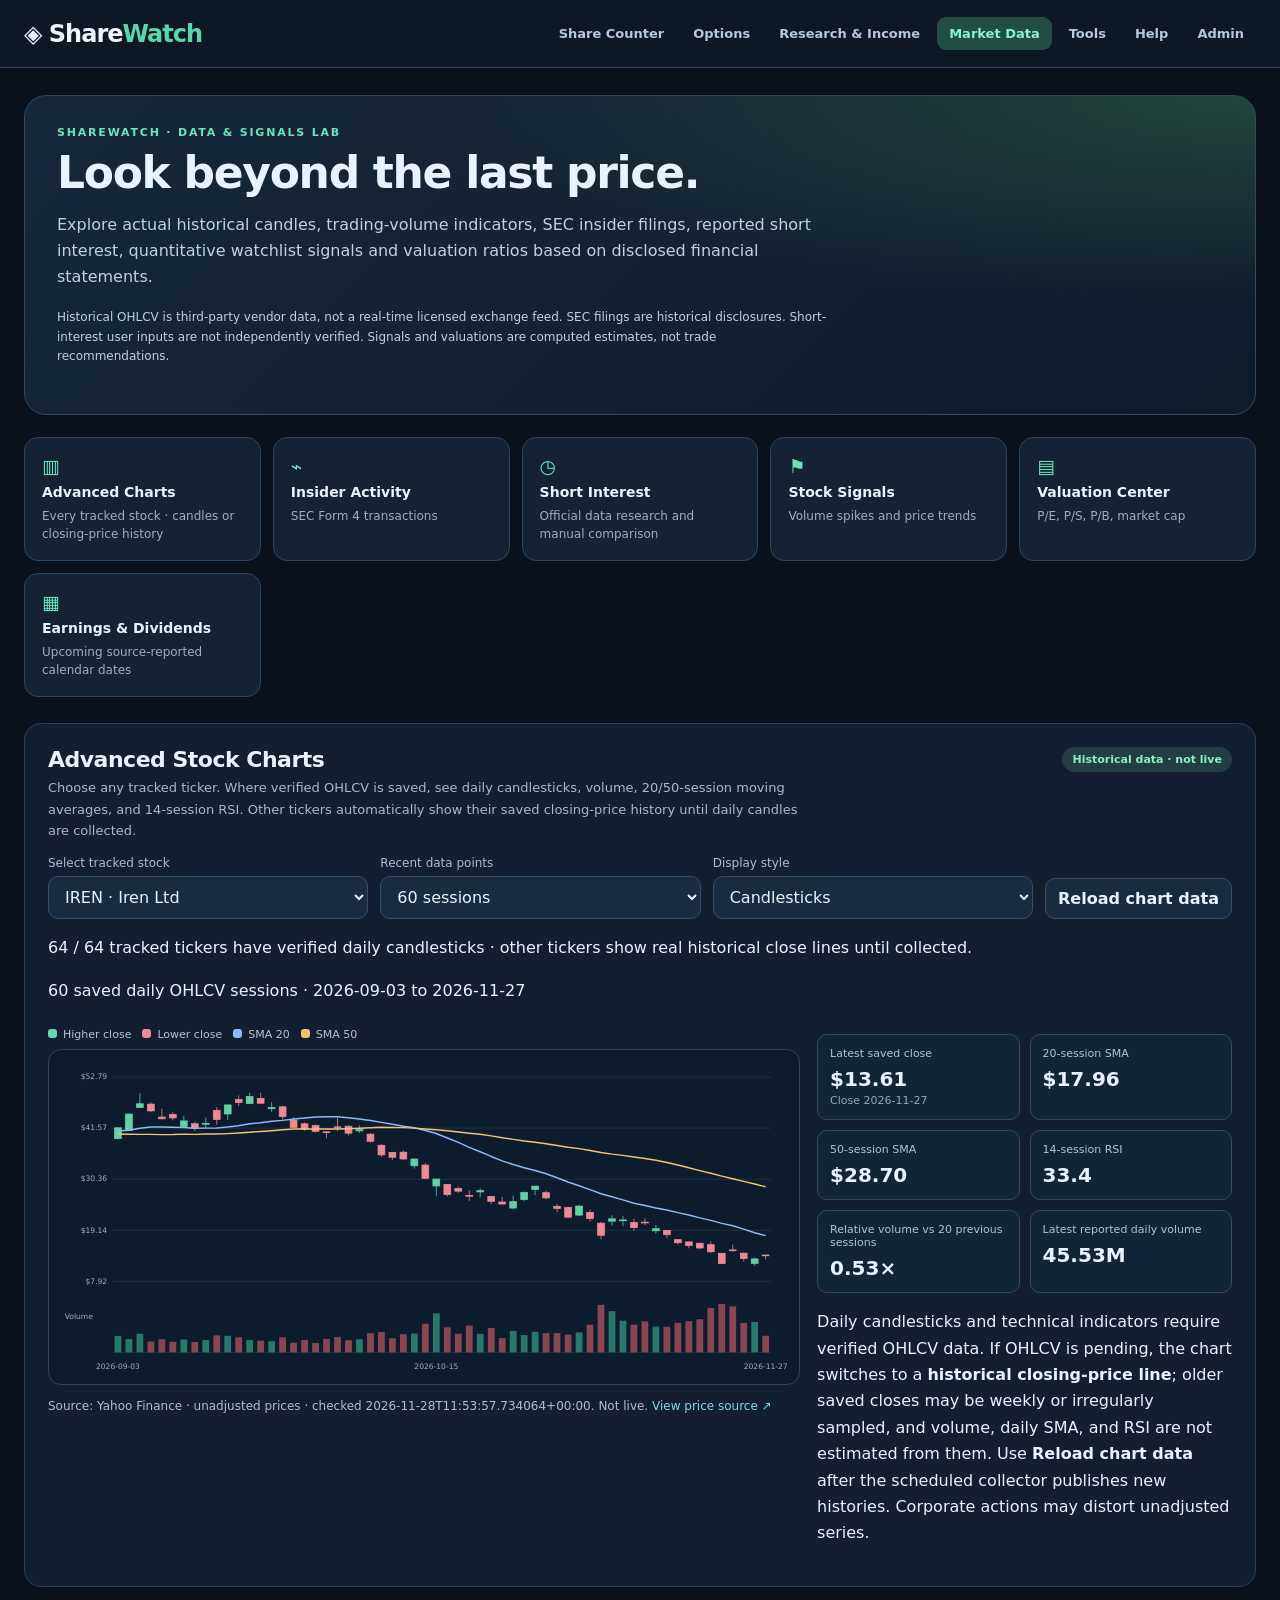
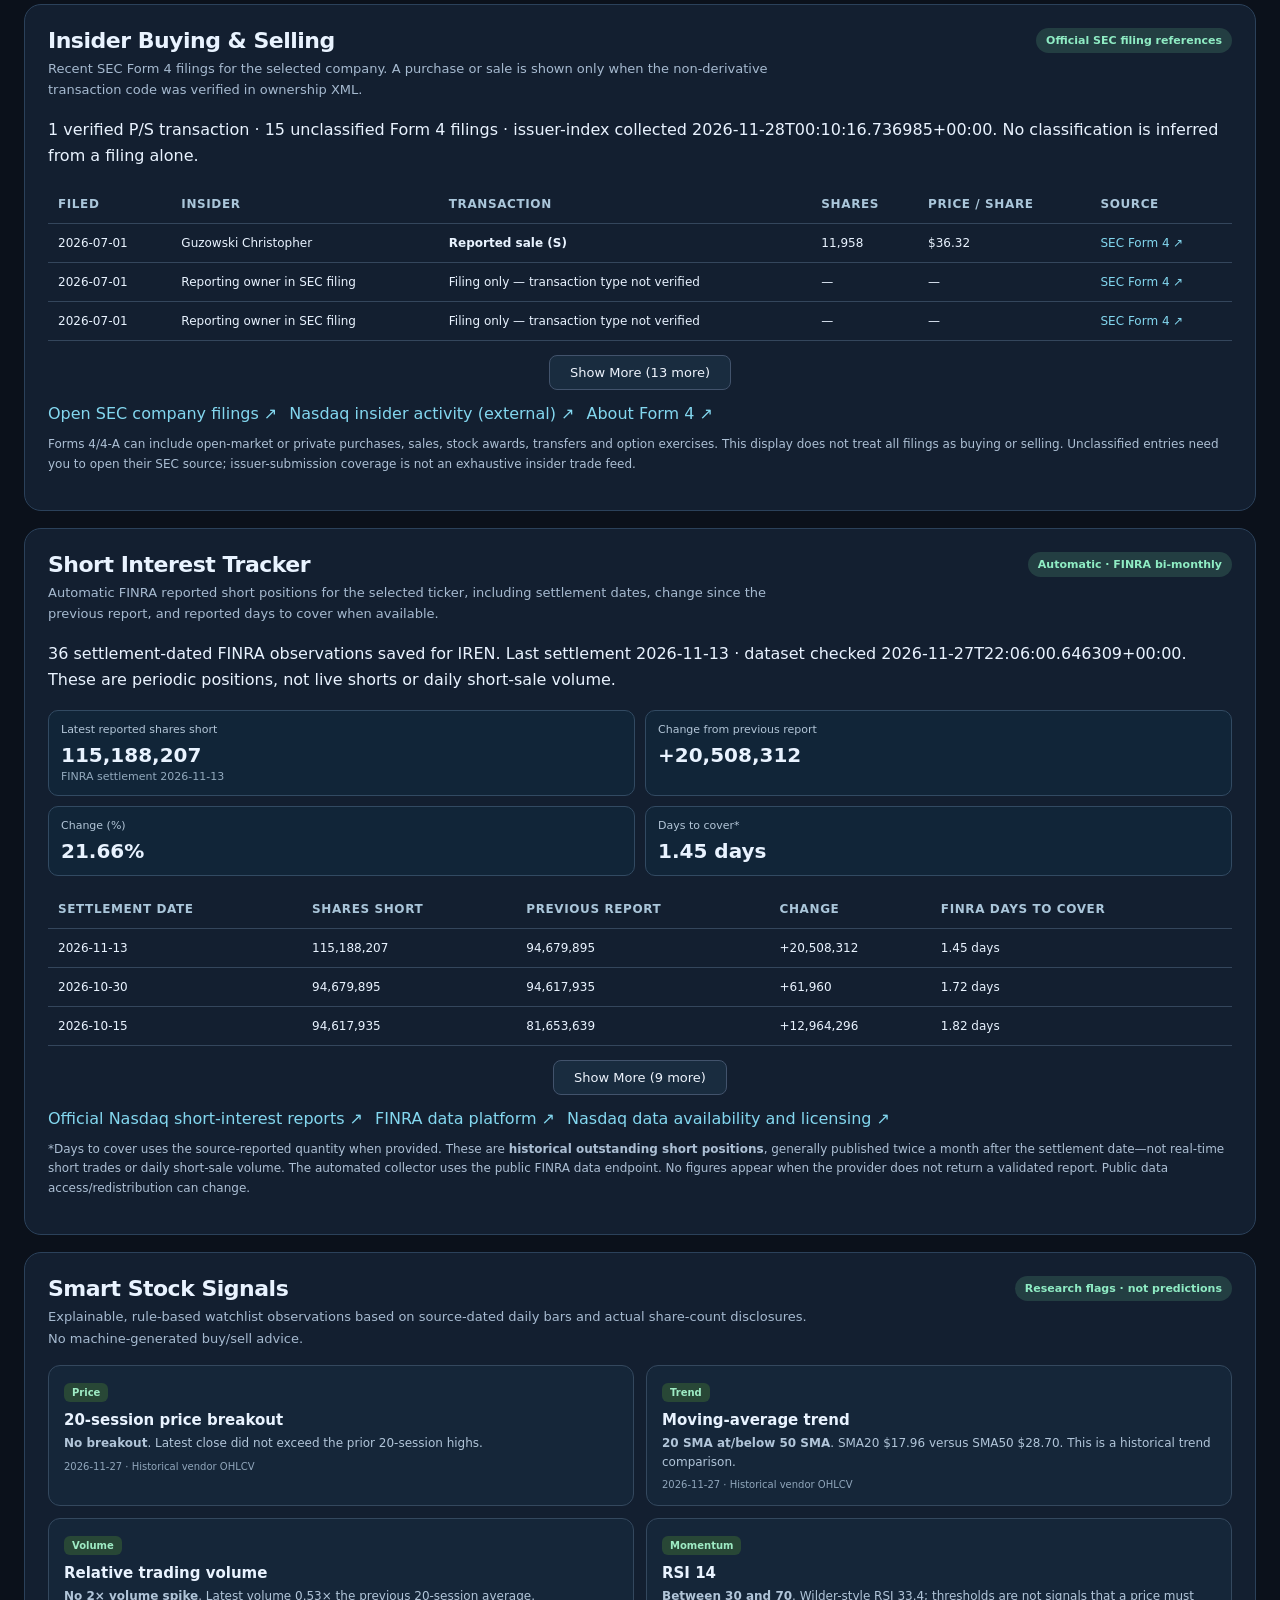
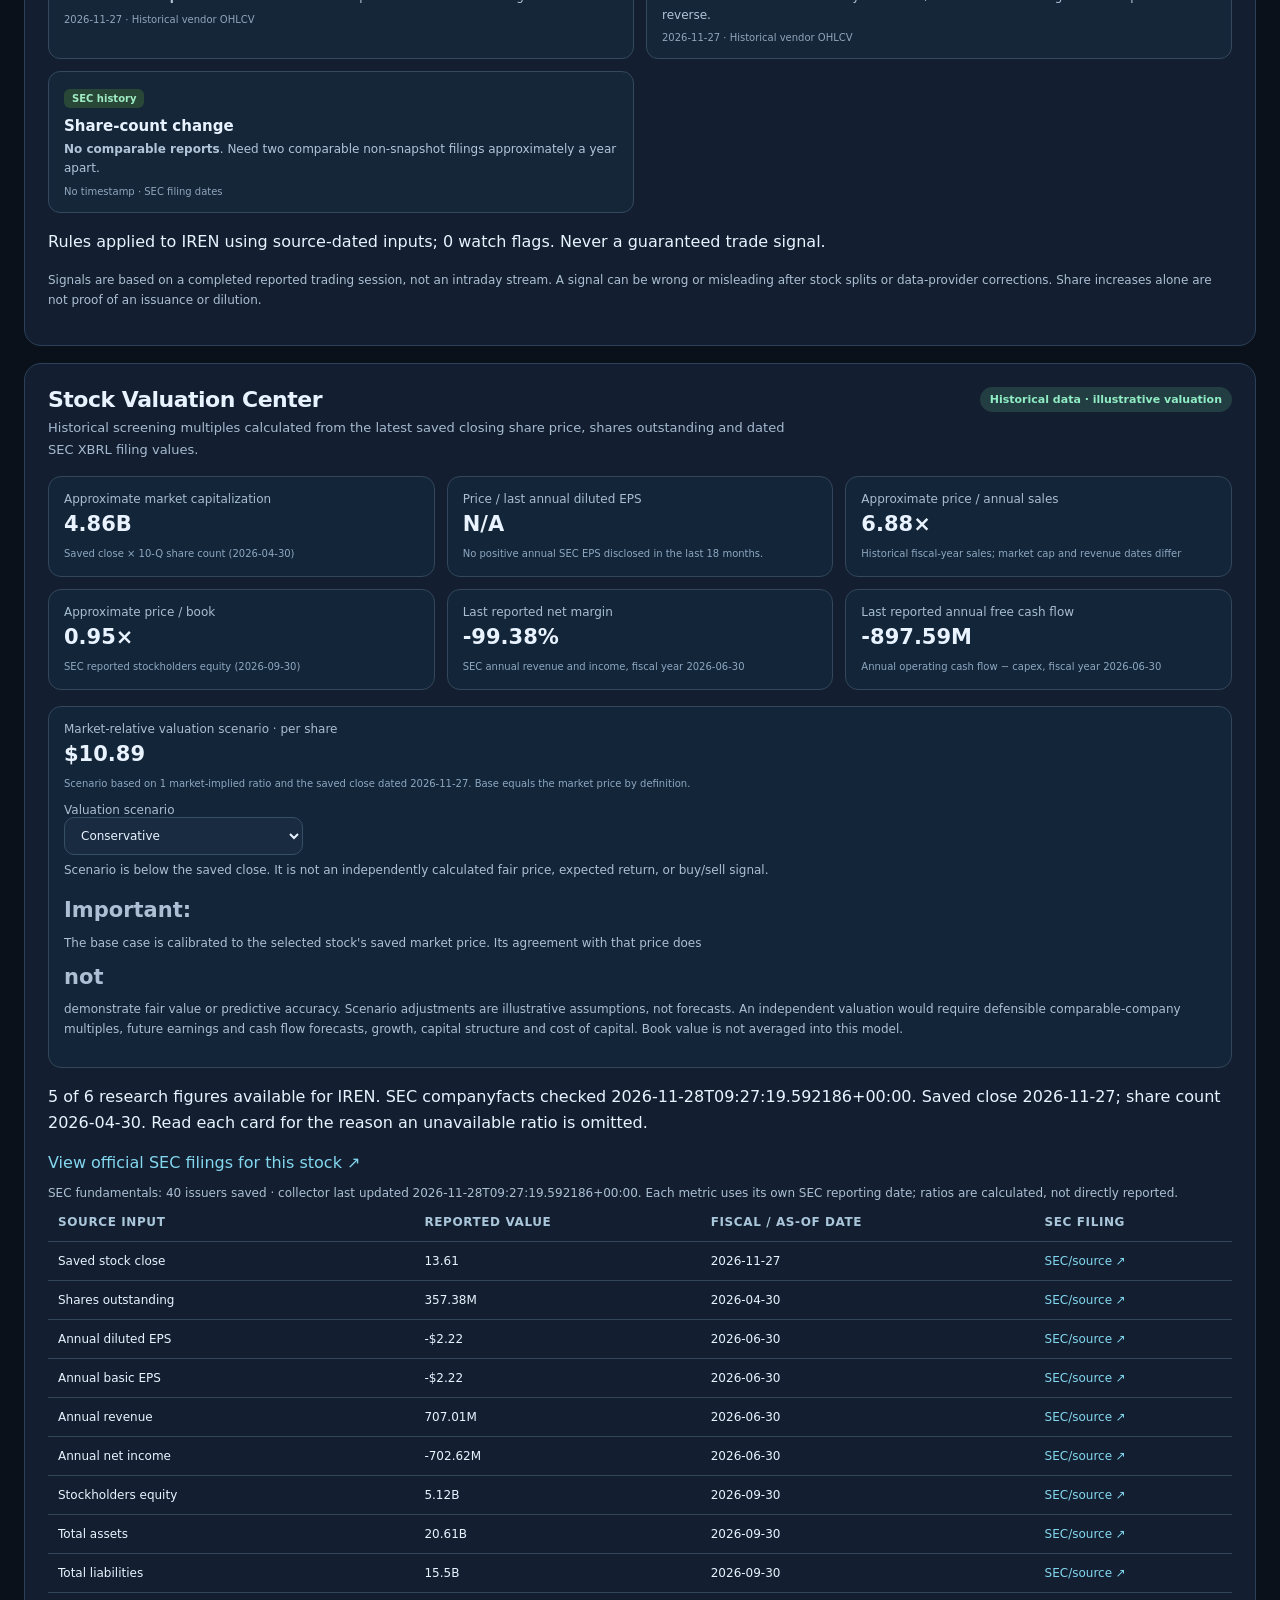
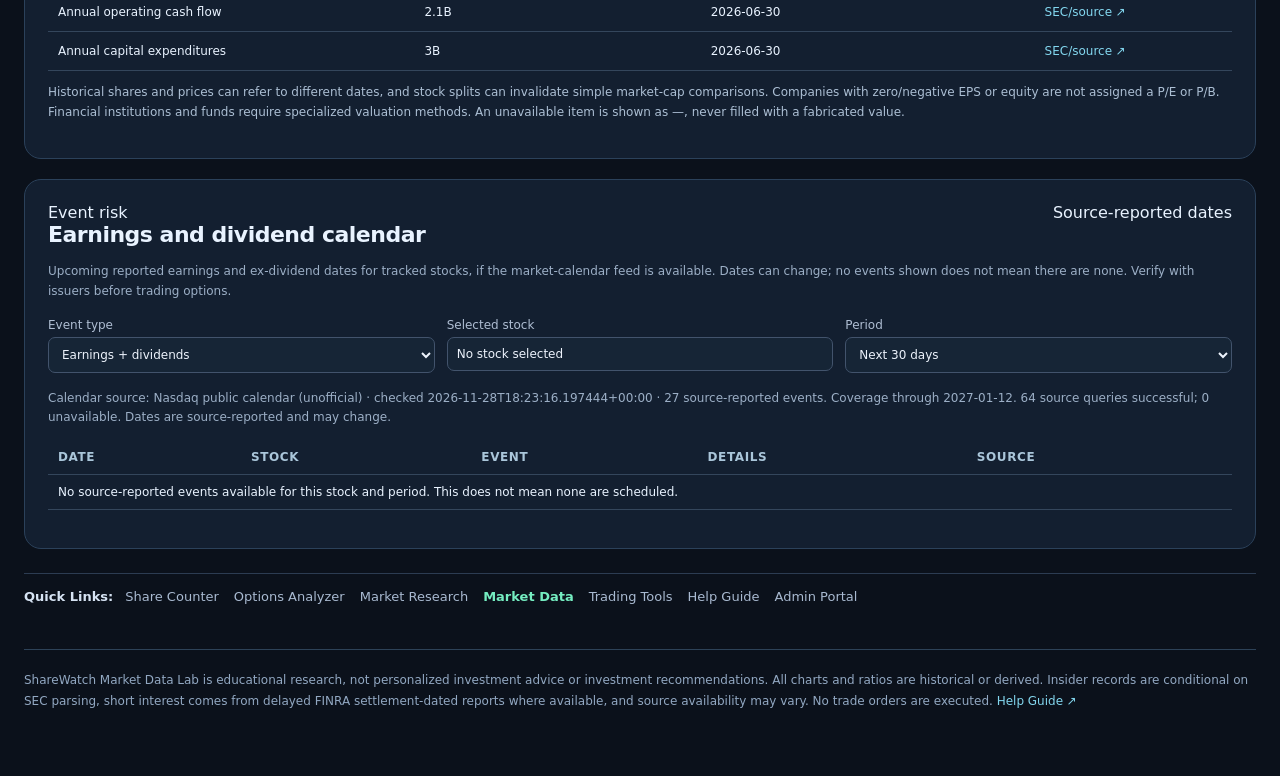
<file: market-data.html>
<!doctype html><html lang="en"><head><meta charset="utf-8"><meta name="viewport" content="width=device-width,initial-scale=1">
<title>Market Data Lab · ShareWatch</title><meta name="description" content="Advanced stock charts, SEC Form 4 insider filings, short interest research, price-volume signals and financial valuation metrics.">
<link rel="stylesheet" href="./resources.css?v=20261101-market1"><link rel="stylesheet" href="./market-data.css?v=20261102-restore-original-layout4">
<script defer src="./market-data.js?v=20261102-no-base6"></script><script defer src="./market-calendar.js?v=20261101-sync-chart2"></script><style>#insiders:not(.insiders-expanded) #insiderRows tr:nth-child(n+4){display:none}#insiders .insider-expand-actions{display:flex;justify-content:center;margin:14px 0}#insiderToggle{padding:9px 20px;border:1px solid #42536c;border-radius:8px;background:#192c3f;color:#edf3fc;cursor:pointer;font:inherit;font-size:13px}#insiderToggle[hidden]{display:none}#insiderToggle:hover{border-color:#75edc1}</style><style>#short-interest:not(.short-expanded) #shortHistory tr:nth-child(n+4){display:none}#short-interest .short-expand-actions{display:flex;justify-content:center;margin:14px 0}#shortToggle{padding:9px 20px;border:1px solid #42536c;border-radius:8px;background:#192c3f;color:#edf3fc;cursor:pointer;font:inherit;font-size:13px}#shortToggle[hidden]{display:none}#shortToggle:hover{border-color:#75edc1}</style></head><body>
<header class="site-header"><nav class="nav" aria-label="ShareWatch navigation"><a class="brand" href="./index.html">◈ Share<span>Watch</span></a><div class="nav-links">
<a href="./index.html">Share Counter</a><a href="./options.html">Options</a><a href="./research.html">Research & Income</a><a href="./market-data.html" class="active" aria-current="page">Market Data</a><a href="./tools.html">Tools</a><a href="./help.html">Help</a><a href="./admin.html">Admin</a></div></nav></header>
<main>
<section class="hero"><div class="kicker">ShareWatch · Data & Signals Lab</div><h1>Look beyond the last price.</h1>
<p>Explore actual historical candles, trading-volume indicators, SEC insider filings, reported short interest, quantitative watchlist signals and valuation ratios based on disclosed financial statements.</p>

<p class="small">Historical OHLCV is third-party vendor data, not a real-time licensed exchange feed. SEC filings are historical disclosures. Short-interest user inputs are not independently verified. Signals and valuations are computed estimates, not trade recommendations.</p>
</section>
<nav class="tool-grid" aria-label="Market data tools">
<a class="tile" href="#advanced-charts"><span class="tile-mark">▥</span><strong>Advanced Charts</strong><span class="muted">Every tracked stock · candles or closing-price history</span></a>
<a class="tile" href="#insiders"><span class="tile-mark">⌁</span><strong>Insider Activity</strong><span class="muted">SEC Form 4 transactions</span></a>
<a class="tile" href="#short-interest"><span class="tile-mark">◷</span><strong>Short Interest</strong><span class="muted">Official data research and manual comparison</span></a>
<a class="tile" href="#signals"><span class="tile-mark">⚑</span><strong>Stock Signals</strong><span class="muted">Volume spikes and price trends</span></a>
<a class="tile" href="#valuation"><span class="tile-mark">▤</span><strong>Valuation Center</strong><span class="muted">P/E, P/S, P/B, market cap</span></a>
<a class="tile" href="#eventsCalendar"><span class="tile-mark">▦</span><strong>Earnings &amp; Dividends</strong><span class="muted">Upcoming source-reported calendar dates</span></a>
</nav>
<section class="panel" id="advanced-charts">
<div class="panel-head"><div><h2>Advanced Stock Charts</h2><p>Choose any tracked ticker. Where verified OHLCV is saved, see daily candlesticks, volume, 20/50-session moving averages, and 14-session RSI. Other tickers automatically show their saved closing-price history until daily candles are collected.</p></div><span class="pill">Historical data · not live</span></div>
<div class="picker-row"><div><label for="stockTicker">Select tracked stock</label><select id="stockTicker"><option value="">Loading active stocks…</option></select></div>
<div><label for="chartRange">Recent data points</label><select id="chartRange"><option value="30">30 sessions</option><option value="60" selected>60 sessions</option><option value="120">120 sessions</option><option value="240">240 sessions</option></select></div>
<div><label for="chartStyle">Display style</label><select id="chartStyle"><option value="candles">Candlesticks</option><option value="line">Closing-price line</option></select></div><div style="flex:0 1 auto;min-width:140px"><button id="chartReload" type="button" style="width:100%">Reload chart data</button></div></div>
<p id="chartCoverage" class="status-line" role="status" aria-live="polite">Checking chart coverage across active stocks…</p>
<p id="chartStatus" class="status-line" role="status" aria-live="polite">Loading historical market data…</p>
<div class="market-cols"><div>
<div class="chart-legend"><span>Higher close</span><span class="down">Lower close</span><span class="sma20">SMA 20</span><span class="sma50">SMA 50</span></div>
<div class="chart-box"><svg id="candleChart" viewBox="0 0 960 410" role="img" aria-label="Historical daily price and trading volume chart"><text x="30" y="55" fill="#aebed1">Loading historical bars…</text></svg></div>
<p class="sourced-note" id="chartSource"></p>
</div><div>
<div class="fact-list"><div class="fact"><span>Latest saved close</span><strong id="chartLast">—</strong><small id="chartLastDate">—</small></div>
<div class="fact"><span>20-session SMA</span><strong id="chartSma20">—</strong></div>
<div class="fact"><span>50-session SMA</span><strong id="chartSma50">—</strong></div>
<div class="fact"><span>14-session RSI</span><strong id="chartRsi">—</strong></div>
<div class="fact"><span>Relative volume vs 20 previous sessions</span><strong id="chartRvol">—</strong></div>
<div class="fact"><span>Latest reported daily volume</span><strong id="chartVolume">—</strong></div></div>
<p class="section-note">Daily candlesticks and technical indicators require verified OHLCV data. If OHLCV is pending, the chart switches to a <strong>historical closing-price line</strong>; older saved closes may be weekly or irregularly sampled, and volume, daily SMA, and RSI are not estimated from them. Use <strong>Reload chart data</strong> after the scheduled collector publishes new histories. Corporate actions may distort unadjusted series.</p>
</div></div></section>
<section class="panel" id="insiders">
<div class="panel-head"><div><h2>Insider Buying & Selling</h2><p>Recent SEC Form 4 filings for the selected company. A purchase or sale is shown only when the non-derivative transaction code was verified in ownership XML.</p></div><span class="pill">Official SEC filing references</span></div>
<p class="status-line" id="insiderStatus">Waiting for SEC data…</p>
<div class="table-scroll"><table class="data-table"><thead><tr><th>Filed</th><th>Insider</th><th>Transaction</th><th>Shares</th><th>Price / share</th><th>Source</th></tr></thead><tbody id="insiderRows"><tr><td colspan="6">Select a company.</td></tr></tbody></table></div>
<div class="insider-expand-actions"><button type="button" id="insiderToggle" aria-controls="insiderRows" aria-expanded="false" hidden>Show More</button></div>
<div class="flex-actions"><a id="insiderOfficial" href="https://www.sec.gov/search-filings" target="_blank" rel="noopener noreferrer">Open SEC company filings ↗</a><a id="insiderNasdaq" href="https://www.nasdaq.com/market-activity/quotes/insider-activity" target="_blank" rel="noopener noreferrer">Nasdaq insider activity (external) ↗</a><a href="https://www.investor.gov/introduction-investing/investing-basics/glossary/form-4" target="_blank" rel="noopener noreferrer">About Form 4 ↗</a></div>
<p class="sourced-note">Forms 4/4-A can include open-market or private purchases, sales, stock awards, transfers and option exercises. This display does not treat all filings as buying or selling. Unclassified entries need you to open their SEC source; issuer-submission coverage is not an exhaustive insider trade feed.</p>
</section>
<section class="panel" id="short-interest">
<div class="panel-head"><div><h2>Short Interest Tracker</h2><p>Automatic FINRA reported short positions for the selected ticker, including settlement dates, change since the previous report, and reported days to cover when available.</p></div><span class="pill">Automatic · FINRA bi-monthly</span></div>
<p id="shortStatus" class="status-line" role="status" aria-live="polite">Loading automatically collected FINRA short-interest reports…</p>
<div class="fact-list">
<div class="fact"><span>Latest reported shares short</span><strong id="shortReported">—</strong><small id="shortDateLabel">Settlement date unavailable</small></div>
<div class="fact"><span>Change from previous report</span><strong id="shortChange">—</strong></div>
<div class="fact"><span>Change (%)</span><strong id="shortPct">—</strong></div>
<div class="fact"><span>Days to cover*</span><strong id="shortDtc">—</strong></div>
</div>
<div class="table-scroll"><table class="data-table"><thead><tr><th>Settlement date</th><th>Shares short</th><th>Previous report</th><th>Change</th><th>FINRA days to cover</th></tr></thead><tbody id="shortHistory"><tr><td colspan="5">Awaiting the first verified report.</td></tr></tbody></table></div>
<div class="short-expand-actions"><button type="button" id="shortToggle" aria-controls="shortHistory" aria-expanded="false" hidden>Show More</button></div>
<div class="flex-actions"><a id="shortNasdaq" href="https://www.nasdaqtrader.com/trader.aspx?id=ShortInterest" target="_blank" rel="noopener noreferrer">Official Nasdaq short-interest reports ↗</a><a href="https://api.finra.org/" target="_blank" rel="noopener noreferrer">FINRA data platform ↗</a><a href="https://www.nasdaq.com/products/data/equities/short-interest" target="_blank" rel="noopener noreferrer">Nasdaq data availability and licensing ↗</a></div>
<p class="sourced-note">*Days to cover uses the source-reported quantity when provided. These are <strong>historical outstanding short positions</strong>, generally published twice a month after the settlement date—not real-time short trades or daily short-sale volume. The automated collector uses the public FINRA data endpoint. No figures appear when the provider does not return a validated report. Public data access/redistribution can change.</p>
</section>
<section class="panel" id="signals"><div class="panel-head"><div><h2>Smart Stock Signals</h2><p>Explainable, rule-based watchlist observations based on source-dated daily bars and actual share-count disclosures. No machine-generated buy/sell advice.</p></div><span class="pill">Research flags · not predictions</span></div>
<div class="signal-grid" id="signalCards"><div class="signal"><h3>Loading saved data…</h3></div></div>
<p id="signalStatus" class="status-line">Select a stock above.</p>
<p class="sourced-note">Signals are based on a completed reported trading session, not an intraday stream. A signal can be wrong or misleading after stock splits or data-provider corrections. Share increases alone are not proof of an issuance or dilution.</p>
</section>
<section class="panel" id="valuation"><div class="panel-head"><div><h2>Stock Valuation Center</h2><p>Historical screening multiples calculated from the latest saved closing share price, shares outstanding and dated SEC XBRL filing values.</p></div><span class="pill">Historical data · illustrative valuation</span></div>
<div class="market-grid">
<div class="market-stat"><span>Approximate market capitalization</span><strong id="valMarketCap">—</strong><small id="valMarketCapWhy">Saved closing price × last reported shares</small></div>
<div class="market-stat"><span>Price / last annual diluted EPS</span><strong id="valPE">—</strong><small id="valPEWhy">Historical annual EPS; not necessarily trailing 12 months</small></div>
<div class="market-stat"><span>Approximate price / annual sales</span><strong id="valPS">—</strong><small id="valPSWhy">Approx. market cap ÷ last annual revenue</small></div>
<div class="market-stat"><span>Approximate price / book</span><strong id="valPB">—</strong><small id="valPBWhy">Filed shareholder equity where available</small></div>
<div class="market-stat"><span>Last reported net margin</span><strong id="valMargin">—</strong><small id="valMarginWhy">Requires matching annual net income and revenue</small></div>
<div class="market-stat"><span id="valFCFLabel">Last reported annual free cash flow</span><strong id="valFCF">—</strong><small id="valFCFWhy">Operating cash flow − capital expenditures, same period</small></div>
</div>
<div class="market-stat" style="margin:16px 0">
 <span>Market-relative valuation scenario · per share</span>
 <strong id="valEstimatedPrice">—</strong>
 <small id="valEstimateDetails">Uses actual saved market pricing and financial ratios; this is not an independent fair-value estimate.</small>
 <div class="picker-row" style="margin:12px 0 0"><label for="valScenario">Valuation scenario
 <select id="valScenario"><option value="conservative" selected>Conservative</option><option value="optimistic">Optimistic</option></select></label></div>
 
 <div class="sourced-note" id="valEstimateComparison" aria-live="polite">Price comparison will appear when source data is available.</div>
 <p class="sourced-note"><strong>Important:</strong> The base case is calibrated to the selected stock's saved market price. Its agreement with that price does <strong>not</strong> demonstrate fair value or predictive accuracy. Scenario adjustments are illustrative assumptions, not forecasts. An independent valuation would require defensible comparable-company multiples, future earnings and cash flow forecasts, growth, capital structure and cost of capital. Book value is not averaged into this model.</p>
</div><p id="valuationStatus" class="status-line" role="status" aria-live="polite">Waiting for filed data…</p><div class="flex-actions"><a id="valuationSource" href="https://www.sec.gov/search-filings" target="_blank" rel="noopener noreferrer">View official SEC filings for this stock ↗</a><span id="valuationCoverage" class="sourced-note">Automatic SEC source collection; missing metrics will not be guessed.</span></div>
<div class="table-scroll"><table class="data-table"><thead><tr><th>Source input</th><th>Reported value</th><th>Fiscal / as-of date</th><th>SEC filing</th></tr></thead><tbody id="valuationInputs"><tr><td colspan="4">Select a stock.</td></tr></tbody></table></div>
<p class="sourced-note">Historical shares and prices can refer to different dates, and stock splits can invalidate simple market-cap comparisons. Companies with zero/negative EPS or equity are not assigned a P/E or P/B. Financial institutions and funds require specialized valuation methods. An unavailable item is shown as —, never filled with a fabricated value.</p>
</section>

<section class="panel sw-tools market-calendar" id="eventsCalendar" aria-labelledby="swEventsTitle">
<div class="panel-head"><div><div class="eyebrow">Event risk</div><h2 id="swEventsTitle">Earnings and dividend calendar</h2></div><span class="badge">Source-reported dates</span></div>
<p class="small muted">Upcoming reported earnings and ex-dividend dates for tracked stocks, if the market-calendar feed is available. Dates can change; no events shown does not mean there are none. Verify with issuers before trading options.</p>
<div class="sw-tool-grid"><label>Event type<select id="eventsKind"><option value="all">Earnings + dividends</option><option value="earnings">Earnings only</option><option value="dividend">Ex-dividend only</option></select></label><label>Selected stock<input id="eventsSelectedTicker" value="Loading chart selection…" readonly aria-label="Stock selected in Advanced Stock Charts"></label><label>Period<select id="eventsWindow"><option value="30">Next 30 days</option><option value="60">Next 60 days</option><option value="90">Next 90 days</option></select></label></div>
<p id="eventsStatus" class="small muted" role="status" aria-live="polite">Loading verified calendar events…</p>
<div class="table-scroll"><table class="data-table"><thead><tr><th>Date</th><th>Stock</th><th>Event</th><th>Details</th><th>Source</th></tr></thead><tbody id="eventsRows"><tr><td colspan="5">Calendar data has not loaded.</td></tr></tbody></table></div>
<div class="calendar-actions"><button type="button" id="eventsToggle" aria-expanded="false" aria-controls="eventsRows" hidden>Show More</button></div>
</section>
<style>
.market-calendar{margin-top:20px}.market-calendar:not(.calendar-expanded) #eventsRows tr:nth-child(n+6){display:none}.market-calendar .calendar-actions{display:flex;justify-content:center;margin-top:15px}.market-calendar #eventsToggle{padding:9px 20px;border:1px solid #42536c;border-radius:8px;background:#192c3f;color:#edf3fc;cursor:pointer;font:inherit;font-size:13px}.market-calendar #eventsToggle[hidden]{display:none}.market-calendar #eventsToggle:hover{border-color:#75edc1}.market-calendar .sw-tool-grid{display:grid;grid-template-columns:repeat(auto-fit,minmax(165px,1fr));gap:12px;margin:16px 0}
.market-calendar .sw-tool-grid label{display:block;font-size:12px;color:#afbed3}
.market-calendar .sw-tool-grid input,.market-calendar .sw-tool-grid select{display:block;width:100%;margin-top:5px;min-width:0;padding:9px;border-radius:7px;background:#162536;color:#edf3fc;border:1px solid #42536c}
.market-calendar .data-table th,.market-calendar .data-table td{padding:10px;white-space:nowrap}
</style>
<style>
.sw-quick-links{margin:24px 0 14px;padding:12px 0;border-top:1px solid #2c3c52;color:#a9bad1;font-family:inherit}
.sw-quick-links .sw-quick-label{display:inline-block;margin:0 12px 8px 0;font-size:13px;font-weight:700;color:#d6e3f3}
.sw-quick-links .sw-quick-nav{display:inline-flex;align-items:center;flex-wrap:wrap;gap:7px 15px}
.sw-quick-links .sw-quick-nav a{font-size:13px;line-height:1.5;font-weight:500;color:#a9bad1;text-decoration:none;background:none;border:0;padding:0}
.sw-quick-links .sw-quick-nav a:hover,.sw-quick-links .sw-quick-nav a:focus-visible{color:#75edc1;text-decoration:underline}
.sw-quick-links .sw-quick-nav a[aria-current="page"]{color:#75edc1;font-weight:700}
</style>
<section class="sw-quick-links" id="quick-links" aria-label="Quick Links"><span class="sw-quick-label">Quick Links:</span><nav class="sw-quick-nav" aria-label="Footer navigation"><a href="./index.html">Share Counter</a><a href="./options.html">Options Analyzer</a><a href="./research.html">Market Research</a><a href="./market-data.html" aria-current="page">Market Data</a><a href="./tools.html">Trading Tools</a><a href="./help.html">Help Guide</a><a href="./admin.html">Admin Portal</a></nav></section>
<footer class="footer">ShareWatch Market Data Lab is educational research, not personalized investment advice or investment recommendations. All charts and ratios are historical or derived. Insider records are conditional on SEC parsing, short interest comes from delayed FINRA settlement-dated reports where available, and source availability may vary. No trade orders are executed. <a href="./help.html">Help Guide ↗</a></footer>
</main></body></html>
</file>
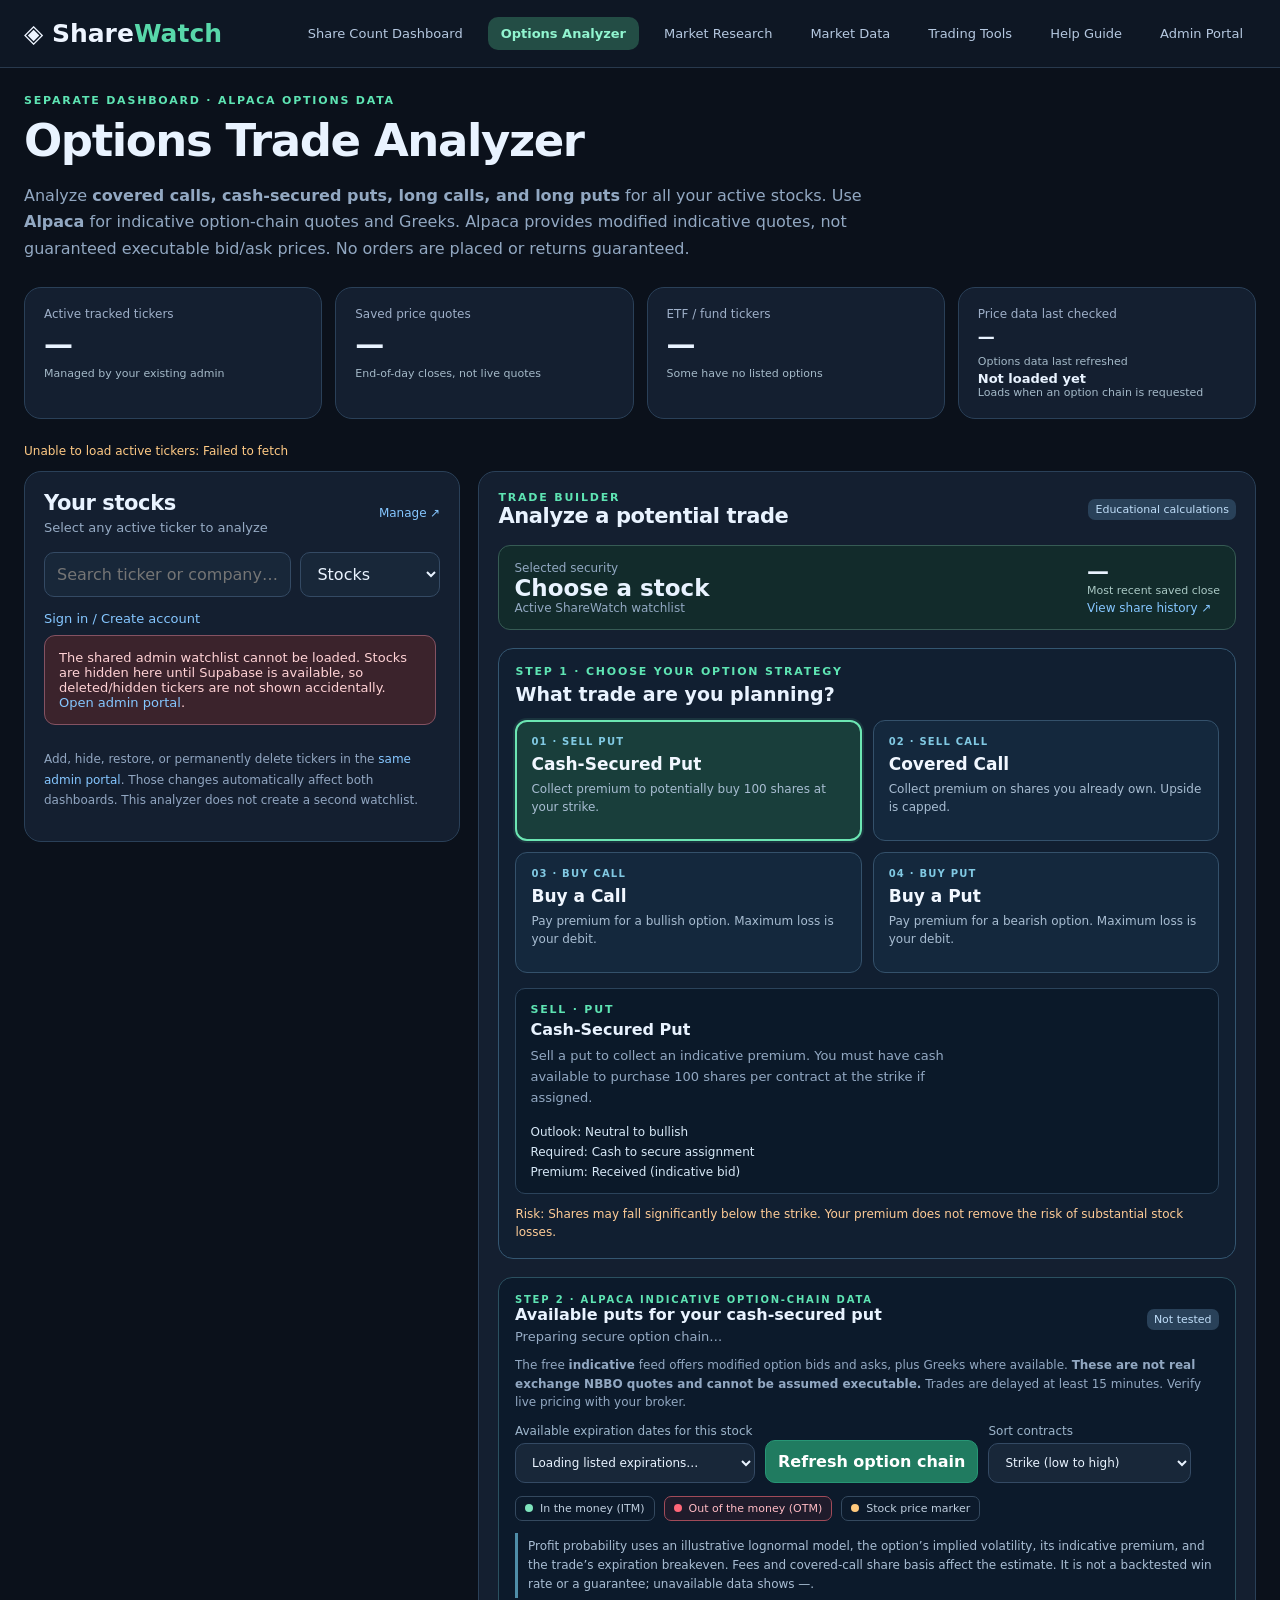
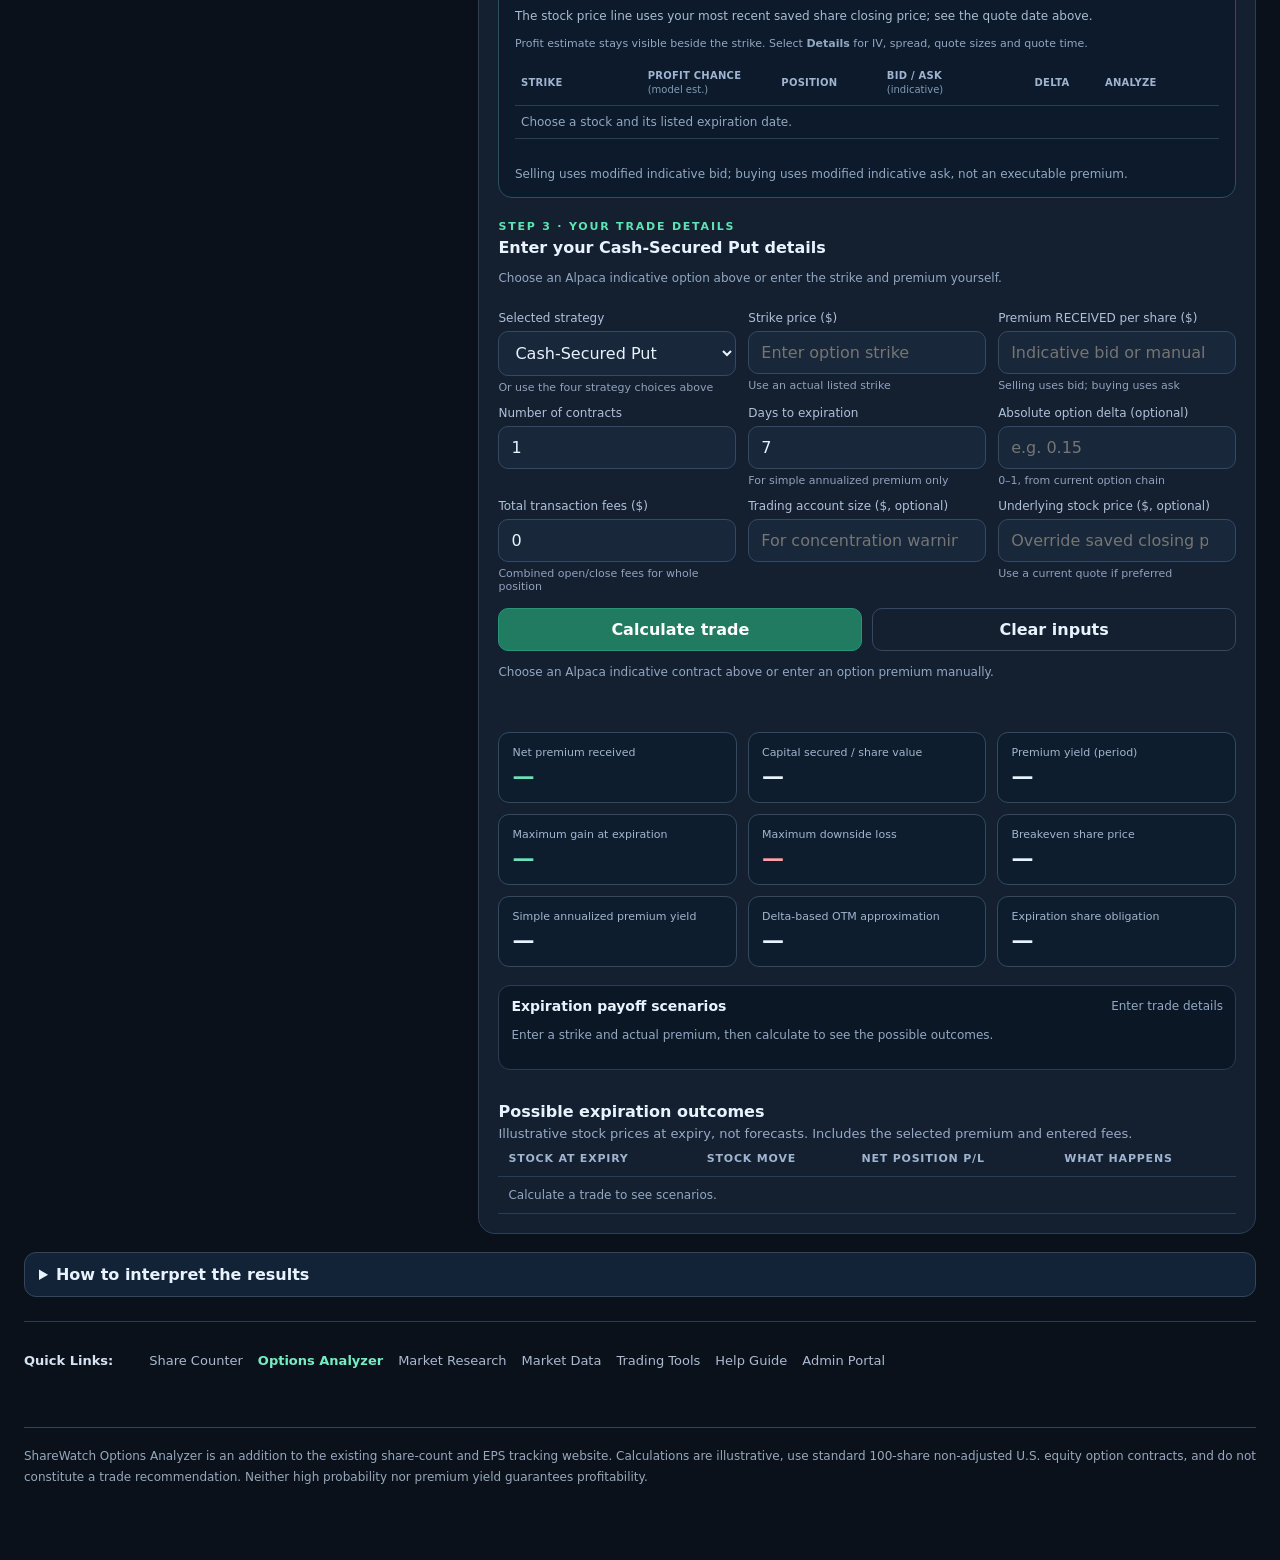
<file: options.html>
<!doctype html>
<html lang="en">
<head>
 <meta charset="utf-8">
 <meta name="viewport" content="width=device-width,initial-scale=1">
 <meta name="description" content="ShareWatch options trade analyzer using the same active stock watchlist and admin portal.">
 <title>Options Analyzer · ShareWatch</title>
 <link rel="stylesheet" href="./options.css?v=20261031-compact-chain1">
<style>.sw-tools{margin-top:18px}.sw-tool-grid{display:grid;grid-template-columns:repeat(auto-fit,minmax(165px,1fr));gap:11px;margin:15px 0}.sw-tool-grid label{font-size:12px;color:#afbed3}.sw-tool-grid input,.sw-tool-grid select{display:block;width:100%;margin-top:5px;min-width:0;padding:9px;border-radius:7px;background:#162536;color:#edf3fc;border:1px solid #42536c}.sw-tools .table-scroll{margin-top:12px}.sw-tools td,.sw-tools th{padding:9px 11px;white-space:nowrap}.sw-tools .actions{flex-wrap:wrap}.sw-tools .actions button{margin:0 5px 8px 0}.sw-tools button:disabled{opacity:.48}.sw-warning{color:#f6c86d} .chain-expand-actions{display:flex;justify-content:center;margin:14px 0}.chain-expand-actions button{padding:9px 20px;border:1px solid #42536c;border-radius:8px;background:#192c3f;color:#edf3fc;cursor:pointer;font:inherit;font-size:13px}.chain-expand-actions button:hover{border-color:#75edc1}.chain-expand-actions button[hidden]{display:none} .stock-list-actions{display:flex;justify-content:center;margin:12px 0}.stock-list-actions button{padding:9px 20px;border:1px solid #42536c;border-radius:8px;background:#192c3f;color:#edf3fc;cursor:pointer;font-size:13px}.stock-list-actions button[hidden]{display:none}.stock-list-actions button:hover{border-color:#75edc1}</style></head>
<body>
<header>
 <nav aria-label="ShareWatch navigation">
  <a class="brand" href="./index.html">◈ Share<span>Watch</span></a>
  <div class="navlinks">
   <a href="./index.html">Share Count Dashboard</a>
   <a class="active" href="./options.html" aria-current="page">Options Analyzer</a>
   <a href="./research.html">Market Research</a>
   <a href="./market-data.html">Market Data</a>
   <a href="./tools.html">Trading Tools</a>
   <a href="./help.html">Help Guide</a>
   <a href="./admin.html">Admin Portal</a>
  </div>
 </nav>
</header>
<main>
 <div class="eyebrow">Separate dashboard · Alpaca options data</div>
 <h1>Options Trade Analyzer</h1>
 <p class="intro muted">Analyze <strong>covered calls, cash-secured puts, long calls, and long puts</strong> for all your active stocks. Use <strong>Alpaca</strong> for indicative option-chain quotes and Greeks. Alpaca provides modified indicative quotes, not guaranteed executable bid/ask prices. No orders are placed or returns guaranteed.</p>
 <section class="top-stats" aria-label="Watchlist overview">
  <div class="stat"><div class="label">Active tracked tickers</div><div class="value" id="statTickers">—</div><div class="mini">Managed by your existing admin</div></div>
  <div class="stat"><div class="label">Saved price quotes</div><div class="value" id="statPriced">—</div><div class="mini">End-of-day closes, not live quotes</div></div>
  <div class="stat"><div class="label">ETF / fund tickers</div><div class="value" id="statFunds">—</div><div class="mini">Some have no listed options</div></div>
  <div class="stat"><div class="label">Price data last checked</div><div class="value" id="statUpdated" style="font-size:17px">—</div><div class="mini" style="margin-top:8px">Options data last refreshed</div><div id="statOptionsRefreshed" style="font-size:13px;font-weight:750;margin-top:3px">Not loaded yet</div><div class="mini" id="statOptionsRefreshDetails">Loads when an option chain is requested</div></div>
 </section>
 <div id="loadStatus" role="status" aria-live="polite" class="small muted" style="margin:4px 0 13px">Loading your live active watchlist…</div>
 <div class="layout">
  <aside class="panel" aria-labelledby="watchlistHeading">
   <div class="panel-head"><div><h2 id="watchlistHeading">Your stocks</h2><div class="section-sub">Select any active ticker to analyze</div></div><a href="./admin.html" class="small">Manage ↗</a></div>
   <div class="filters"><input id="stockSearch" aria-label="Search stock ticker or name" placeholder="Search ticker or company…"><select id="stockFilter" aria-label="Filter stocks"><option value="company" selected>Stocks</option><option value="favorites">★ My favorites</option></select></div>
   <div class="section-sub" style="margin:9px 0"><a id="favoritesAccountLink" href="#account" data-account-toggle>Sign in / Create account</a></div>
    <div id="stockList" class="stock-list" role="listbox" aria-label="Active ShareWatch stock tickers"><p class="muted">Loading stocks…</p></div>
   <div class="stock-list-actions"><button id="stockListToggle" type="button" aria-controls="stockList" aria-expanded="false" hidden>Show More</button></div>
   <p class="footnote">Add, hide, restore, or permanently delete tickers in the <a href="./admin.html">same admin portal</a>. Those changes automatically affect both dashboards. This analyzer does not create a second watchlist.</p>
  </aside>
  <section>
   <div class="panel" aria-labelledby="builderHeading">
    <div class="panel-head"><div><div class="eyebrow">Trade builder</div><h2 id="builderHeading">Analyze a potential trade</h2></div><span class="badge">Educational calculations</span></div>
    <div class="selected-banner">
     <div><div class="small muted">Selected security</div><div class="selected-name" id="selectedTicker">Choose a stock</div><div class="small muted" id="selectedCompany">Active ShareWatch watchlist</div></div>
     <div><div class="selected-price" id="selectedPrice">—<small id="priceAsOf">Most recent saved close</small></div><a id="sharesLink" class="small" href="./index.html">View share history ↗</a></div>
    </div>
<section class="strategy-switcher" aria-labelledby="strategyTitle">
 <div class="eyebrow">Step 1 · Choose your option strategy</div>
 <h3 id="strategyTitle">What trade are you planning?</h3>
 <div class="strategy-grid" role="group" aria-label="Choose an options trading strategy">
  <button class="strategy-choice active" type="button" data-strategy="put" aria-pressed="true"><span class="strategy-mark">01 · SELL PUT</span><strong>Cash-Secured Put</strong><span>Collect premium to potentially buy 100 shares at your strike.</span></button>
  <button class="strategy-choice" type="button" data-strategy="call" aria-pressed="false"><span class="strategy-mark">02 · SELL CALL</span><strong>Covered Call</strong><span>Collect premium on shares you already own. Upside is capped.</span></button>
  <button class="strategy-choice" type="button" data-strategy="long_call" aria-pressed="false"><span class="strategy-mark">03 · BUY CALL</span><strong>Buy a Call</strong><span>Pay premium for a bullish option. Maximum loss is your debit.</span></button>
  <button class="strategy-choice" type="button" data-strategy="long_put" aria-pressed="false"><span class="strategy-mark">04 · BUY PUT</span><strong>Buy a Put</strong><span>Pay premium for a bearish option. Maximum loss is your debit.</span></button>
 </div>
 <div class="strategy-context"><div><div class="eyebrow" id="strategyMode">SELL · PUT</div><h3 id="strategySummaryTitle">Cash-Secured Put</h3><p id="strategyDescription" class="muted">You collect an indicative premium and set aside cash to buy shares at the strike if assigned.</p></div><div class="strategy-facts"><span id="strategyDirection">Outlook: Neutral to bullish</span><span id="strategyCapital">Required: Cash to secure assignment</span><span id="strategyPremium">Premium: Received (indicative bid)</span></div></div>
 <div class="strategy-mini-note" id="strategyNote">You are obligated to buy shares if assigned; a large stock-price decline can cause substantial losses.</div>
 </section>
    <section class="auto-chain-box" aria-labelledby="alpacaHeading" id="alpacaPanel">
 <div class="panel-head"><div><div class="eyebrow">Step 2 · Alpaca indicative option-chain data</div><h3 id="alpacaHeading">Available puts for your cash-secured put</h3><div class="section-sub" id="alpacaStatus" aria-live="polite">Preparing secure option chain…</div></div><span id="alpacaBadge" class="badge">Not tested</span></div>
 <p class="small muted">The free <strong>indicative</strong> feed offers modified option bids and asks, plus Greeks where available. <strong>These are not real exchange NBBO quotes and cannot be assumed executable.</strong> Trades are delayed at least 15 minutes. Verify live pricing with your broker.</p>
 <div class="chain-toolbar"><label for="alpacaExpiration">Available expiration dates for this stock
 <select id="alpacaExpiration" aria-label="Select an actual listed option expiration"><option value="">Loading listed expirations…</option></select></label>
 <button type="button" id="alpacaRefresh" class="primary">Refresh option chain</button><label for="chainSort">Sort contracts<select id="chainSort"><option value="strike">Strike (low to high)</option><option value="annual">Annualized premium yield</option><option value="roi">Premium ROI</option><option value="premium">Highest premium</option><option value="delta">Lowest |delta|</option><option value="spread">Narrowest spread</option><option value="iv">Highest implied volatility</option></select></label></div>
 <div class="chain-explanation"><span class="chain-key itm">In the money (ITM)</span><span class="chain-key otm">Out of the money (OTM)</span><span class="chain-key atm">Stock price marker</span></div>
 <p class="chain-price-note" id="profitProbabilityHelp">Profit probability uses an illustrative lognormal model, the option’s implied volatility, its indicative premium, and the trade’s expiration breakeven. Fees and covered-call share basis affect the estimate. It is not a backtested win rate or a guarantee; unavailable data shows —.</p>
 <div class="chain-price-note" id="alpacaStockReference">The stock price line uses your most recent saved share closing price; see the quote date above.</div>
 <p class="chain-table-tip small muted">Profit estimate stays visible beside the strike. Select <strong>Details</strong> for IV, spread, quote sizes and quote time.</p>
 <div class="chain-core"><table class="chain-table"><thead><tr><th scope="col">Strike</th><th scope="col" title="Illustrative probability of positive expiration profit. Not a guaranteed win rate.">Profit chance <span class="chain-caption">(model est.)</span></th><th scope="col" class="chain-optional">Position</th><th scope="col">Bid / Ask <span class="chain-caption">(indicative)</span></th><th scope="col" class="chain-optional">Delta</th><th scope="col">Analyze</th></tr></thead><tbody id="alpacaRows"><tr><td colspan="6" class="muted">Choose a stock and its listed expiration date.</td></tr></tbody></table></div>
 <div class="chain-expand-actions"><button type="button" id="alpacaShowMore" aria-controls="alpacaRows" aria-expanded="false" hidden>Show More</button></div>
 <div id="alpacaSelection" class="small muted" aria-live="polite" style="margin-top:10px">Selling uses modified indicative bid; buying uses modified indicative ask, not an executable premium.</div>
 </section>
<div class="trade-form-title"><div class="eyebrow">Step 3 · Your trade details</div><h3 id="tradeDetailsHeading">Enter your Cash-Secured Put details</h3><p id="tradeDetailsHelper" class="small muted">Select a contract from Alpaca above or enter your strike and premium manually.</p></div>
<form id="tradeForm" novalidate>
     <div class="formgrid">
      <div class="field strategy-select-fallback"><label for="strategy">Selected strategy</label><select id="strategy"><option value="put">Cash-Secured Put</option><option value="call">Covered Call</option><option value="long_call">Buy Call</option><option value="long_put">Buy Put</option></select><small>Or use the four strategy choices above</small></div>
      <div class="field"><label for="strike">Strike price ($)</label><input id="strike" type="number" min="0.01" step="any" inputmode="decimal" placeholder="Enter option strike" required><small>Use an actual listed strike</small></div>
      <div class="field"><label for="premium" id="premiumInputLabel">Premium per share ($) · indicative or manual</label><input id="premium" type="number" min="0.01" step="any" inputmode="decimal" placeholder="Enter bid/credit" required><small id="premiumHint">Selling uses bid; buying uses ask</small></div>
      <div class="field"><label for="contracts">Number of contracts</label><input id="contracts" type="number" min="1" max="10000" step="1" value="1" required></div>
      <div class="field"><label for="dte">Days to expiration</label><input id="dte" type="number" min="1" max="3650" step="1" value="7" required><small>For simple annualized premium only</small></div>
      <div class="field"><label for="delta">Absolute option delta (optional)</label><input id="delta" type="number" min="0" max="1" step="0.01" placeholder="e.g. 0.15"><small>0–1, from current option chain</small></div>
      <div class="field" id="basisField" hidden><label for="basis">Average share cost basis ($)</label><input id="basis" type="number" min="0.01" step="any" placeholder="Your actual share basis"><small>For total covered-call expiration P/L</small></div>
      <div class="field"><label for="fees">Total transaction fees ($)</label><input id="fees" type="number" min="0" step="any" value="0"><small>Combined open/close fees for whole position</small></div>
      <div class="field"><label for="account">Trading account size ($, optional)</label><input id="account" type="number" min="0.01" step="any" placeholder="For concentration warning"></div>
      <div class="field"><label for="spotOverride">Underlying stock price ($, optional)</label><input id="spotOverride" type="number" min="0.01" step="any" placeholder="Override saved closing price"><small>Use a current quote if preferred</small></div>
     </div>
     <div class="actions"><button id="calculate" class="primary" type="submit">Calculate trade</button><button id="clearTrade" class="ghost" type="button">Clear inputs</button></div>
     <div id="selectedContract" class="small muted" aria-live="polite">Choose an Alpaca indicative contract above or enter an option premium manually.</div><div id="calcStatus" class="calc-status" role="status" aria-live="polite"></div>
    </form>
    <div class="metrics" aria-live="polite">
     <div class="metric"><div class="label" id="premiumMetricLabel">Net premium received</div><div class="number good" id="metricPremium">—</div></div>
     <div class="metric"><div class="label" id="capitalMetricLabel">Capital secured / share value</div><div class="number" id="metricCapital">—</div></div>
     <div class="metric"><div class="label" id="yieldMetricLabel">Premium yield (period)</div><div class="number" id="metricYield">—</div></div>
     <div class="metric"><div class="label" id="maxGainLabel">Maximum gain at expiration</div><div class="number good" id="metricMaxGain">—</div></div>
     <div class="metric"><div class="label">Maximum downside loss</div><div class="number bad" id="metricMaxLoss">—</div></div>
     <div class="metric"><div class="label">Breakeven share price</div><div class="number" id="metricBreakeven">—</div></div>
     <div class="metric"><div class="label" id="annualMetricLabel">Simple annualized premium yield</div><div class="number" id="metricAnnual">—</div></div>
     <div class="metric"><div class="label" id="deltaMetricLabel">Delta-based OTM approximation</div><div class="number" id="metricDelta">—</div></div>
     <div class="metric"><div class="label" id="shareMetricLabel">Expiration share obligation</div><div class="number" id="metricShares">—</div></div>
    </div>
    <div class="chart-container">
     <div class="chart-title"><strong>Expiration payoff scenarios</strong><span class="small muted" id="payoffType">Enter trade details</span></div>
     <div id="payoffChart"><p class="muted small">Enter a strike and actual premium, then calculate to see the possible outcomes.</p></div>
    </div>
    <div id="riskChecks" class="risk-checks"></div>
    <div class="below"><h3>Possible expiration outcomes</h3><div class="section-sub">Illustrative stock prices at expiry, not forecasts. Includes the selected premium and entered fees.</div><div class="table-scroll"><table><thead><tr><th>Stock at expiry</th><th>Stock move</th><th>Net position P/L</th><th>What happens</th></tr></thead><tbody id="scenarioRows"><tr><td colspan="4" class="muted">Calculate a trade to see scenarios.</td></tr></tbody></table></div></div>
   </div>
  </section>
 </div>
 <div class="below"><details><summary>How to interpret the results</summary><p>Cash-secured puts: the maximum gain is the net option credit, while downside can be substantial if the shares collapse. Covered calls: you must own 100 deliverable shares per contract; upside is capped at the strike and stock downside remains. Long calls: the maximum loss is the premium plus fees, with potentially unlimited upside at expiration. Long puts: maximum loss is the premium plus fees, while upside is capped because the stock price cannot drop below zero. Early assignment, taxes, interest, slippage, bid-ask spreads, corporate actions, and changing implied volatility can affect real results. Fees are deducted, but the charts describe <strong>expiration</strong> P/L, not mark-to-market option prices. Underlying stock closes are historical. Alpaca indicative option prices are modified, not actual exchange bid/ask. Use a broker to verify actual market pricing, liquidity and expiration terms. Confirm contract size, liquidity, dividend timing, and current pricing with a broker.</p></details></div>
 
<style>
.sw-quick-links{margin:24px 0 14px;padding:12px 0;border-top:1px solid #2c3c52;color:#a9bad1;font-family:inherit}
.sw-quick-links .sw-quick-label{display:inline-block;margin:0 12px 8px 0;font-size:13px;font-weight:700;color:#d6e3f3}
.sw-quick-links .sw-quick-nav{display:inline-flex;align-items:center;flex-wrap:wrap;gap:7px 15px}
.sw-quick-links .sw-quick-nav a{font-size:13px;line-height:1.5;font-weight:500;color:#a9bad1;text-decoration:none;background:none;border:0;padding:0}
.sw-quick-links .sw-quick-nav a:hover,.sw-quick-links .sw-quick-nav a:focus-visible{color:#75edc1;text-decoration:underline}
.sw-quick-links .sw-quick-nav a[aria-current="page"]{color:#75edc1;font-weight:700}
</style>
<section class="sw-quick-links" id="quick-links" aria-label="Quick Links"><span class="sw-quick-label">Quick Links:</span><nav class="sw-quick-nav" aria-label="Footer navigation"><a href="./index.html">Share Counter</a><a href="./options.html" aria-current="page">Options Analyzer</a><a href="./research.html">Market Research</a><a href="./market-data.html">Market Data</a><a href="./tools.html">Trading Tools</a><a href="./help.html">Help Guide</a><a href="./admin.html">Admin Portal</a></nav></section>
<footer>ShareWatch Options Analyzer is an addition to the existing share-count and EPS tracking website. Calculations are illustrative, use standard 100-share non-adjusted U.S. equity option contracts, and do not constitute a trade recommendation. Neither high probability nor premium yield guarantees profitability.</footer>
</main>
<script src="./user-favorites.js?v=20261031-research-journal1" defer></script><script src="./inline-account.js?v=20261031-inline-user1" defer></script><script src="./options.js?v=20261101-stocks-6-preview1" defer></script><script src="./alpaca-options.js?v=20261101-itm-otm-two-each1" defer></script>
</body>
</html>
</file>
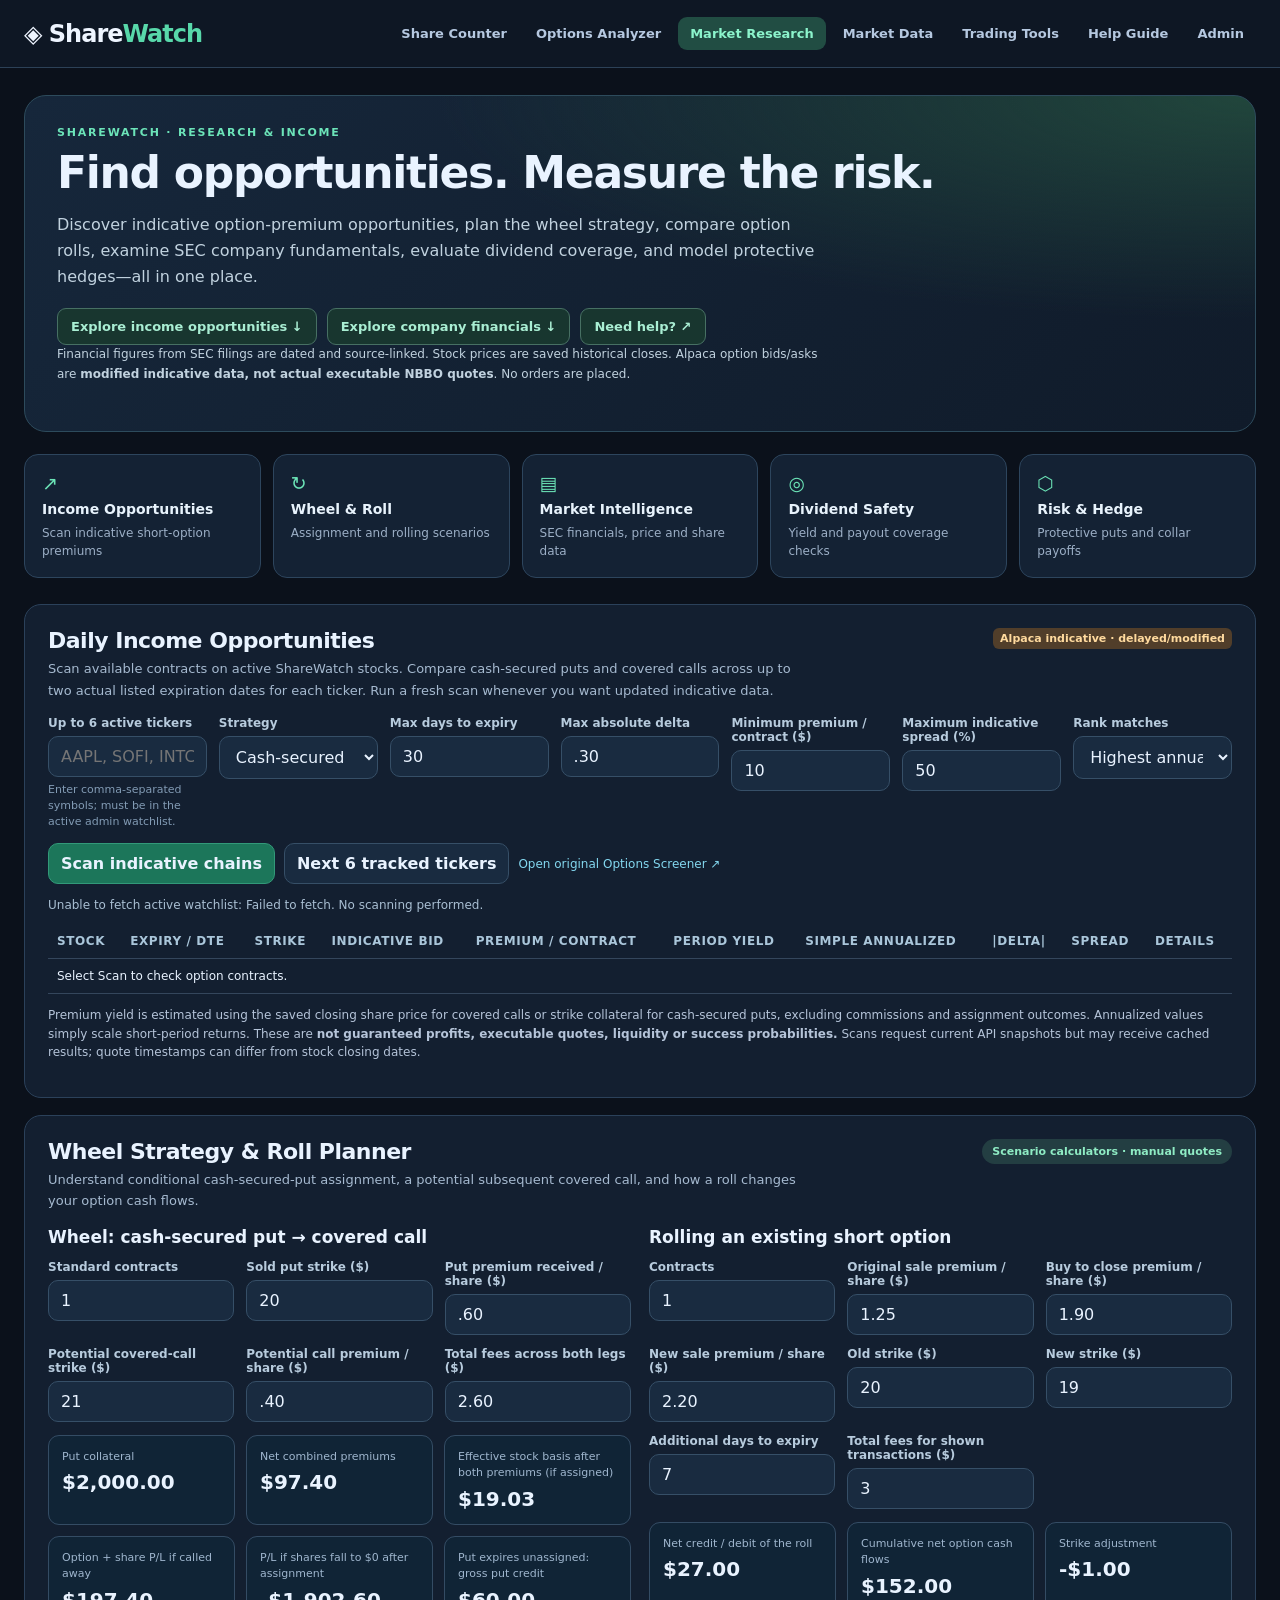
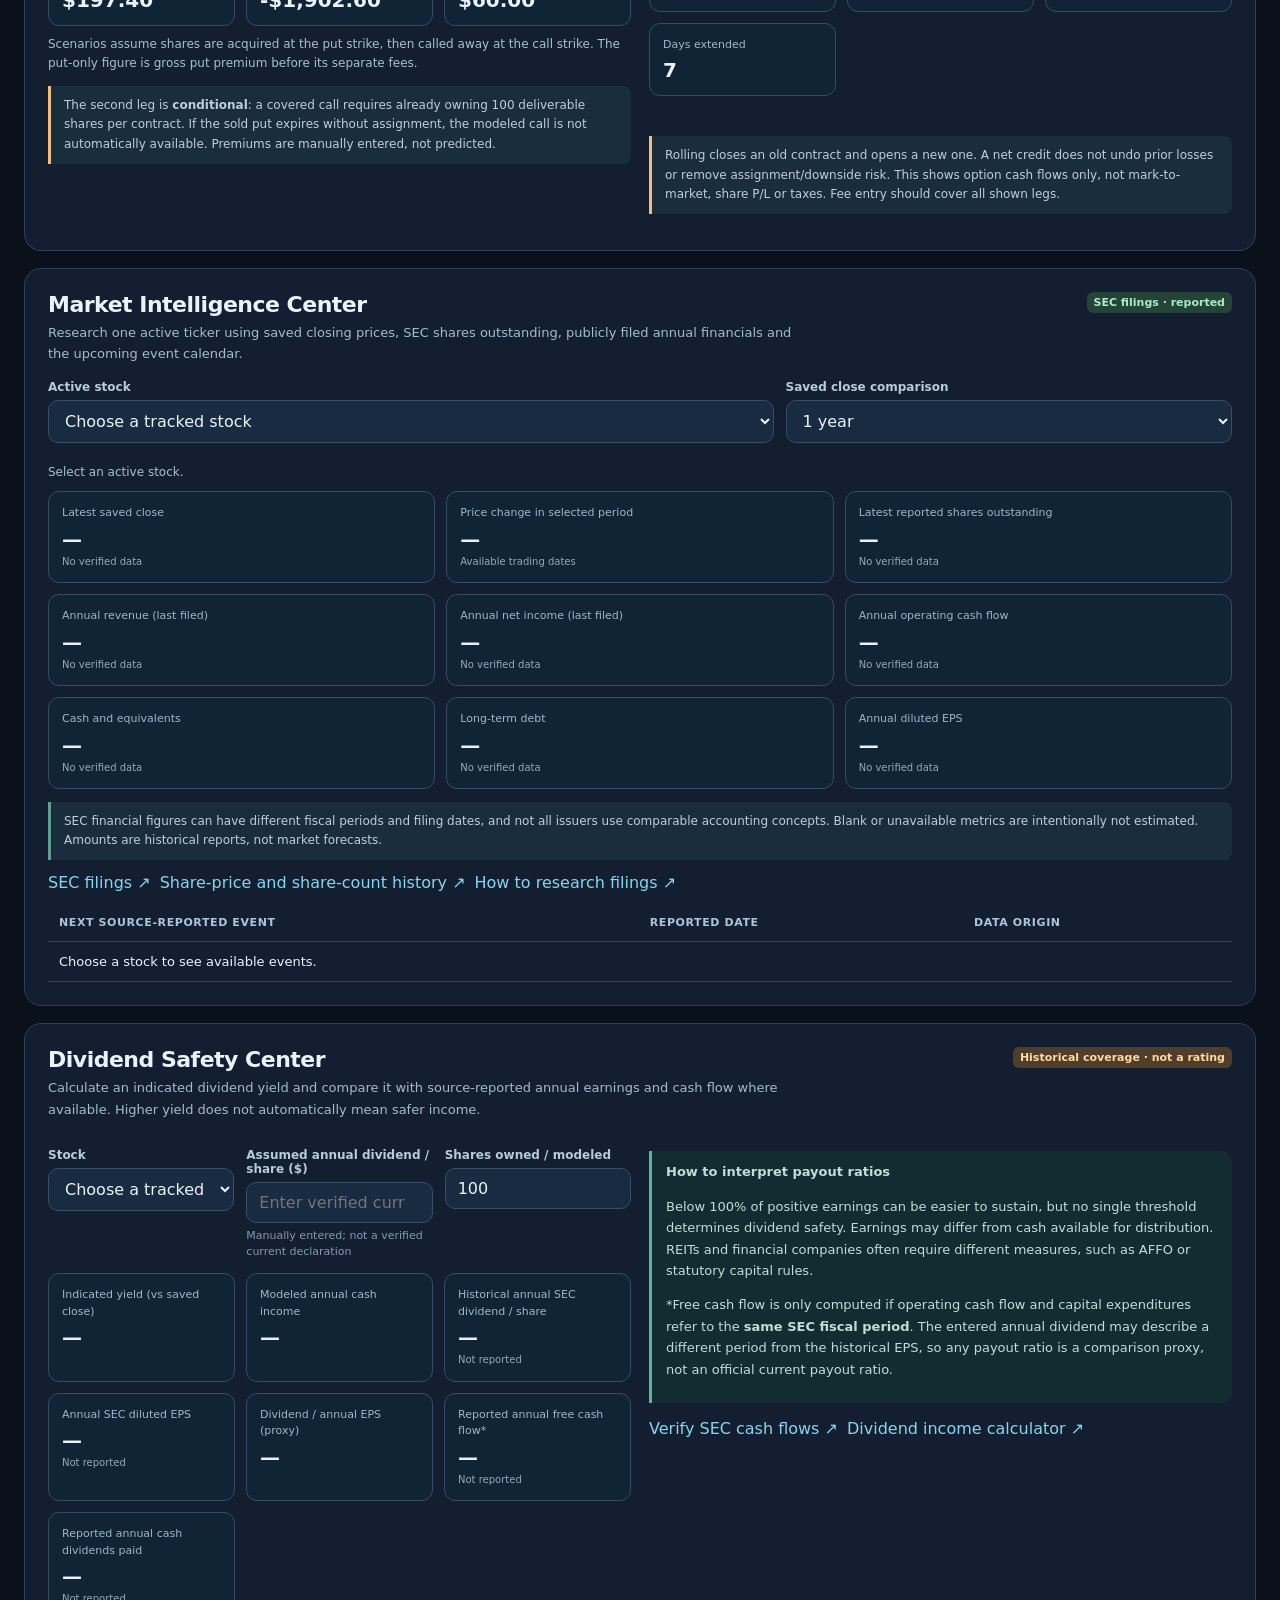
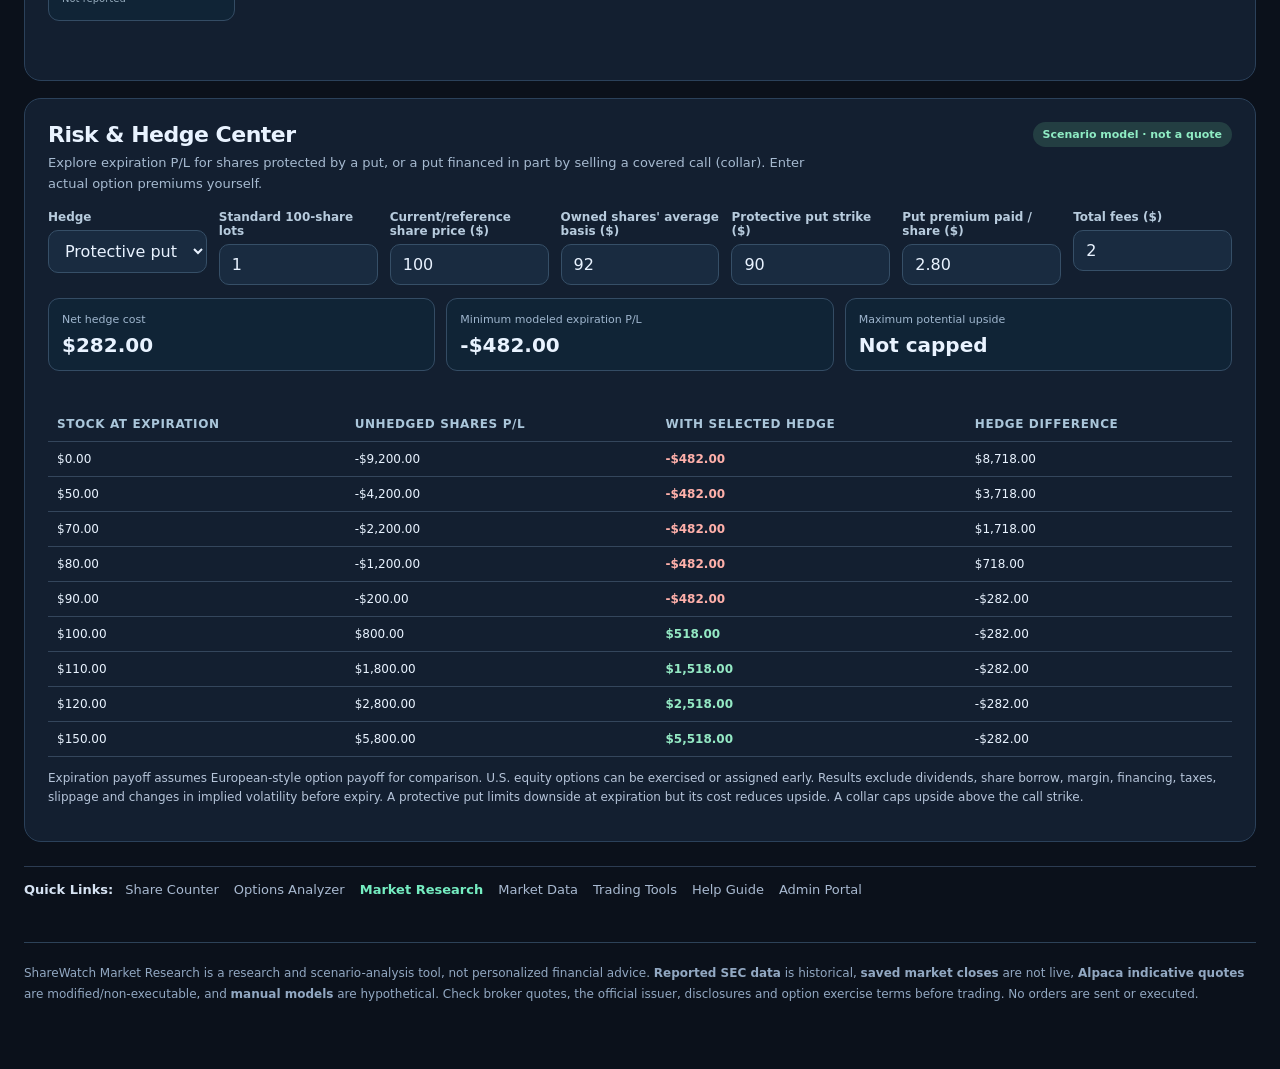
<file: research.html>
<!doctype html><html lang="en"><head><meta charset="utf-8"><meta name="viewport" content="width=device-width,initial-scale=1"><meta name="description" content="ShareWatch income opportunities, wheel and roll planner, SEC fundamentals, dividend research, and hedging tools.">
<title>Market Research & Income · ShareWatch</title>
<link rel="stylesheet" href="./resources.css?v=20261101-research1"><link rel="stylesheet" href="./research.css?v=20261101-research1">
<script defer src="./market-research.js?v=20261101-research3"></script></head><body>
<header class="site-header"><nav class="nav" aria-label="ShareWatch navigation"><a class="brand" href="./index.html">◈ Share<span>Watch</span></a><div class="nav-links">
<a href="./index.html">Share Counter</a><a href="./options.html">Options Analyzer</a><a href="./research.html" class="active" aria-current="page">Market Research</a><a href="./market-data.html">Market Data</a><a href="./tools.html">Trading Tools</a><a href="./help.html">Help Guide</a><a href="./admin.html">Admin</a></div></nav></header>
<main><section class="hero">
<div class="kicker">ShareWatch · Research & Income</div><h1>Find opportunities. Measure the risk.</h1>
<p>Discover indicative option-premium opportunities, plan the wheel strategy, compare option rolls, examine SEC company fundamentals, evaluate dividend coverage, and model protective hedges—all in one place.</p>
<div class="hero-links"><a href="#income">Explore income opportunities ↓</a><a href="#financials">Explore company financials ↓</a><a href="./help.html">Need help? ↗</a></div>
<p class="small">Financial figures from SEC filings are dated and source-linked. Stock prices are saved historical closes. Alpaca option bids/asks are <strong>modified indicative data, not actual executable NBBO quotes</strong>. No orders are placed.</p>
</section>
<nav class="tool-grid" aria-label="Research tools">
<a class="tile" href="#income"><span class="tile-mark">↗</span><strong>Income Opportunities</strong><span class="muted">Scan indicative short-option premiums</span></a>
<a class="tile" href="#wheel"><span class="tile-mark">↻</span><strong>Wheel & Roll</strong><span class="muted">Assignment and rolling scenarios</span></a>
<a class="tile" href="#financials"><span class="tile-mark">▤</span><strong>Market Intelligence</strong><span class="muted">SEC financials, price and share data</span></a>
<a class="tile" href="#dividends"><span class="tile-mark">◎</span><strong>Dividend Safety</strong><span class="muted">Yield and payout coverage checks</span></a>
<a class="tile" href="#hedge"><span class="tile-mark">⬡</span><strong>Risk & Hedge</strong><span class="muted">Protective puts and collar payoffs</span></a>
</nav>
<section id="income" class="panel">
<div class="panel-head"><div><h2>Daily Income Opportunities</h2><p>Scan available contracts on active ShareWatch stocks. Compare cash-secured puts and covered calls across up to two actual listed expiration dates for each ticker. Run a fresh scan whenever you want updated indicative data.</p></div><span class="source-badge caution">Alpaca indicative · delayed/modified</span></div>
<form id="incomeForm" novalidate>
<div class="research-grid">
<div class="field"><label for="incomeTickers">Up to 6 active tickers</label><input id="incomeTickers" placeholder="AAPL, SOFI, INTC (blank = first 6)" autocomplete="off"><small>Enter comma-separated symbols; must be in the active admin watchlist.</small></div>
<div class="field"><label for="incomeStrategy">Strategy</label><select id="incomeStrategy"><option value="put">Cash-secured put</option><option value="call">Covered call</option></select></div>
<div class="field"><label for="incomeMaxDte">Max days to expiry</label><input id="incomeMaxDte" type="number" min="1" max="365" step="1" value="30"></div>
<div class="field"><label for="incomeMaxDelta">Max absolute delta</label><input id="incomeMaxDelta" type="number" min="0" max="1" step=".01" value=".30"></div>
<div class="field"><label for="incomeMinPremium">Minimum premium / contract ($)</label><input id="incomeMinPremium" type="number" min="0" step=".01" value="10"></div>
<div class="field"><label for="incomeMaxSpread">Maximum indicative spread (%)</label><input id="incomeMaxSpread" type="number" min="0" max="1000" value="50"></div>
<div class="field"><label for="incomeRank">Rank matches</label><select id="incomeRank"><option value="annual">Highest annualized premium yield</option><option value="roi">Highest period premium yield</option><option value="credit">Largest premium / contract</option><option value="delta">Lowest absolute delta</option><option value="spread">Tightest indicative spread</option></select></div>
</div><div class="action-row"><button class="primary" type="submit" id="incomeGo">Scan indicative chains</button><button type="button" id="incomeNext">Next 6 tracked tickers</button><a href="./options.html#optionsScreener" class="small">Open original Options Screener ↗</a></div>
</form><p id="incomeStatus" class="status-line" role="status" aria-live="polite">Loading your active watchlist…</p>
<div class="table-scroll"><table class="hub-table"><thead><tr><th>Stock</th><th>Expiry / DTE</th><th>Strike</th><th>Indicative bid</th><th>Premium / contract</th><th>Period yield</th><th>Simple annualized</th><th>|Delta|</th><th>Spread</th><th>Details</th></tr></thead><tbody id="incomeRows"><tr><td colspan="10">Select Scan to check option contracts.</td></tr></tbody></table></div>
<p class="source-note">Premium yield is estimated using the saved closing share price for covered calls or strike collateral for cash-secured puts, excluding commissions and assignment outcomes. Annualized values simply scale short-period returns. These are <strong>not guaranteed profits, executable quotes, liquidity or success probabilities.</strong> Scans request current API snapshots but may receive cached results; quote timestamps can differ from stock closing dates.</p>
</section>
<section id="wheel" class="panel">
<div class="panel-head"><div><h2>Wheel Strategy & Roll Planner</h2><p>Understand conditional cash-secured-put assignment, a potential subsequent covered call, and how a roll changes your option cash flows.</p></div><span class="pill">Scenario calculators · manual quotes</span></div>
<div class="tool-columns">
<div><h3>Wheel: cash-secured put → covered call</h3>
<form id="wheelForm" class="research-grid" novalidate>
<div class="field"><label for="wheelContracts">Standard contracts</label><input type="number" id="wheelContracts" value="1" min="1" max="1000" step="1"></div>
<div class="field"><label for="wheelPutStrike">Sold put strike ($)</label><input type="number" id="wheelPutStrike" value="20" min=".01" step=".01"></div>
<div class="field"><label for="wheelPutPremium">Put premium received / share ($)</label><input type="number" id="wheelPutPremium" value=".60" min="0" step=".01"></div>
<div class="field"><label for="wheelCallStrike">Potential covered-call strike ($)</label><input type="number" id="wheelCallStrike" value="21" min=".01" step=".01"></div>
<div class="field"><label for="wheelCallPremium">Potential call premium / share ($)</label><input type="number" id="wheelCallPremium" value=".40" min="0" step=".01"></div>
<div class="field"><label for="wheelFees">Total fees across both legs ($)</label><input type="number" id="wheelFees" value="2.60" min="0" step=".01"></div>
</form>
<div class="measure-cards">
<div class="measure"><span>Put collateral</span><strong id="wheelCollateral">—</strong></div>
<div class="measure"><span>Net combined premiums</span><strong id="wheelCredit">—</strong></div>
<div class="measure"><span>Effective stock basis after both premiums (if assigned)</span><strong id="wheelBasis">—</strong></div>
<div class="measure"><span>Option + share P/L if called away</span><strong id="wheelGain">—</strong></div>
<div class="measure"><span>P/L if shares fall to $0 after assignment</span><strong id="wheelWorst">—</strong></div>
<div class="measure"><span>Put expires unassigned: gross put credit</span><strong id="wheelPutOnly">—</strong></div>
</div><p id="wheelStatus" class="status-line" role="status"></p>
<p class="section-note warn">The second leg is <strong>conditional</strong>: a covered call requires already owning 100 deliverable shares per contract. If the sold put expires without assignment, the modeled call is not automatically available. Premiums are manually entered, not predicted.</p></div>
<div><h3>Rolling an existing short option</h3>
<form id="rollForm" class="research-grid" novalidate>
<div class="field"><label for="rollContracts">Contracts</label><input type="number" id="rollContracts" value="1" min="1" max="1000" step="1"></div>
<div class="field"><label for="rollOldCredit">Original sale premium / share ($)</label><input type="number" id="rollOldCredit" value="1.25" min="0" step=".01"></div>
<div class="field"><label for="rollCloseDebit">Buy to close premium / share ($)</label><input type="number" id="rollCloseDebit" value="1.90" min="0" step=".01"></div>
<div class="field"><label for="rollNewCredit">New sale premium / share ($)</label><input type="number" id="rollNewCredit" value="2.20" min="0" step=".01"></div>
<div class="field"><label for="rollOldStrike">Old strike ($)</label><input type="number" id="rollOldStrike" value="20" min=".01" step=".01"></div>
<div class="field"><label for="rollNewStrike">New strike ($)</label><input type="number" id="rollNewStrike" value="19" min=".01" step=".01"></div>
<div class="field"><label for="rollExtraDays">Additional days to expiry</label><input type="number" id="rollExtraDays" value="7" min="0" max="3650" step="1"></div>
<div class="field"><label for="rollFees">Total fees for shown transactions ($)</label><input type="number" id="rollFees" value="3" min="0" step=".01"></div>
</form><div class="measure-cards">
<div class="measure"><span>Net credit / debit of the roll</span><strong id="rollCash">—</strong></div>
<div class="measure"><span>Cumulative net option cash flows</span><strong id="rollTotal">—</strong></div>
<div class="measure"><span>Strike adjustment</span><strong id="rollStrike">—</strong></div>
<div class="measure"><span>Days extended</span><strong id="rollDays">—</strong></div>
</div><p id="rollStatus" class="status-line" role="status"></p>
<p class="section-note warn">Rolling closes an old contract and opens a new one. A net credit does not undo prior losses or remove assignment/downside risk. This shows option cash flows only, not mark-to-market, share P/L or taxes. Fee entry should cover all shown legs.</p></div>
</div></section>
<section id="financials" class="panel">
<div class="panel-head"><div><h2>Market Intelligence Center</h2><p>Research one active ticker using saved closing prices, SEC shares outstanding, publicly filed annual financials and the upcoming event calendar.</p></div><span class="source-badge">SEC filings · reported</span></div>
<div class="picker"><div class="field"><label for="intelTicker">Active stock</label><select id="intelTicker"><option value="">Loading tracked stocks…</option></select></div><div class="field"><label for="intelPeriod">Saved close comparison</label><select id="intelPeriod"><option value="30">30 days</option><option value="90">90 days</option><option value="365" selected>1 year</option></select></div></div>
<p id="intelStatus" class="status-line" aria-live="polite">Loading SEC and market data…</p>
<div class="measure-cards">
<div class="measure"><span>Latest saved close</span><strong id="intPrice">—</strong><small id="intPriceDate">Not live</small></div>
<div class="measure"><span>Price change in selected period</span><strong id="intReturn">—</strong><small>Available trading dates</small></div>
<div class="measure"><span>Latest reported shares outstanding</span><strong id="intShares">—</strong><small id="intShareDate">SEC/issuer report date</small></div>
<div class="measure"><span>Annual revenue (last filed)</span><strong id="intRevenue">—</strong><small id="intRevenueDate">SEC 10-K</small></div>
<div class="measure"><span>Annual net income (last filed)</span><strong id="intNet">—</strong><small id="intNetDate">SEC 10-K</small></div>
<div class="measure"><span>Annual operating cash flow</span><strong id="intOcf">—</strong><small id="intOcfDate">SEC 10-K</small></div>
<div class="measure"><span>Cash and equivalents</span><strong id="intCash">—</strong><small id="intCashDate">SEC 10-K / 10-Q</small></div>
<div class="measure"><span>Long-term debt</span><strong id="intDebt">—</strong><small id="intDebtDate">SEC 10-K / 10-Q</small></div>
<div class="measure"><span>Annual diluted EPS</span><strong id="intEps">—</strong><small id="intEpsDate">SEC 10-K</small></div>
</div>
<p class="section-note">SEC financial figures can have different fiscal periods and filing dates, and not all issuers use comparable accounting concepts. Blank or unavailable metrics are intentionally not estimated. Amounts are historical reports, not market forecasts.</p>
<div class="action-row"><a id="intSecLink" href="https://www.sec.gov/search-filings" target="_blank" rel="noopener noreferrer">SEC filings ↗</a><a id="intPriceLink" href="./index.html">Share-price and share-count history ↗</a><a href="https://www.investor.gov/introduction-investing/getting-started/researching-investments/using-edgar-research-investments" target="_blank" rel="noopener noreferrer">How to research filings ↗</a></div>
<div class="table-scroll"><table><thead><tr><th>Next source-reported event</th><th>Reported date</th><th>Data origin</th></tr></thead><tbody id="intEvents"><tr><td colspan="3">Choose a stock to see available events.</td></tr></tbody></table></div>
</section>
<section id="dividends" class="panel">
<div class="panel-head"><div><h2>Dividend Safety Center</h2><p>Calculate an indicated dividend yield and compare it with source-reported annual earnings and cash flow where available. Higher yield does not automatically mean safer income.</p></div><span class="source-badge caution">Historical coverage · not a rating</span></div>
<div class="tool-columns">
<div><form id="dividendForm" class="research-grid" novalidate>
<div class="field"><label for="safeTicker">Stock</label><select id="safeTicker"><option value="">Loading tracked stocks…</option></select></div>
<div class="field"><label for="safeAnnual">Assumed annual dividend / share ($)</label><input type="number" id="safeAnnual" min="0" step=".0001" placeholder="Enter verified current annual rate"><small>Manually entered; not a verified current declaration</small></div>
<div class="field"><label for="safeShares">Shares owned / modeled</label><input type="number" id="safeShares" min="0" step="1" value="100"></div>
</form>
<div class="measure-cards">
<div class="measure"><span>Indicated yield (vs saved close)</span><strong id="safeYield">—</strong></div>
<div class="measure"><span>Modeled annual cash income</span><strong id="safeIncome">—</strong></div>
<div class="measure"><span>Historical annual SEC dividend / share</span><strong id="safeSecDps">—</strong><small id="safeSecDpsDate">If disclosed</small></div>
<div class="measure"><span>Annual SEC diluted EPS</span><strong id="safeEps">—</strong><small id="safeEpsDate">Not verified yet</small></div>
<div class="measure"><span>Dividend / annual EPS (proxy)</span><strong id="safePayout">—</strong></div>
<div class="measure"><span>Reported annual free cash flow*</span><strong id="safeFcf">—</strong><small id="safeFcfDate">Operating cash flow − capex</small></div>
<div class="measure"><span>Reported annual cash dividends paid</span><strong id="safePaid">—</strong><small id="safePaidDate">SEC filing concept</small></div>
</div><p id="safeStatus" class="status-line" role="status"></p>
</div><div><div class="note"><strong>How to interpret payout ratios</strong><p>Below 100% of positive earnings can be easier to sustain, but no single threshold determines dividend safety. Earnings may differ from cash available for distribution. REITs and financial companies often require different measures, such as AFFO or statutory capital rules.</p><p>*Free cash flow is only computed if operating cash flow and capital expenditures refer to the <strong>same SEC fiscal period</strong>. The entered annual dividend may describe a different period from the historical EPS, so any payout ratio is a comparison proxy, not an official current payout ratio.</p></div>
<div class="action-row"><a id="safeSec" href="https://www.sec.gov/search-filings" target="_blank" rel="noopener noreferrer">Verify SEC cash flows ↗</a><a href="./tools.html#dividend-income">Dividend income calculator ↗</a></div></div>
</div></section>
<section id="hedge" class="panel">
<div class="panel-head"><div><h2>Risk & Hedge Center</h2><p>Explore expiration P/L for shares protected by a put, or a put financed in part by selling a covered call (collar). Enter actual option premiums yourself.</p></div><span class="pill">Scenario model · not a quote</span></div>
<form id="hedgeForm" novalidate><div class="research-grid">
<div class="field"><label for="hedgeMode">Hedge</label><select id="hedgeMode"><option value="put">Protective put</option><option value="collar">Collar (put + short call)</option></select></div>
<div class="field"><label for="hedgeContracts">Standard 100-share lots</label><input type="number" id="hedgeContracts" min="1" max="1000" step="1" value="1"></div>
<div class="field"><label for="hedgeSpot">Current/reference share price ($)</label><input type="number" id="hedgeSpot" min=".01" step=".01" value="100"></div>
<div class="field"><label for="hedgeBasis">Owned shares' average basis ($)</label><input type="number" id="hedgeBasis" min=".01" step=".01" value="92"></div>
<div class="field"><label for="hedgePutStrike">Protective put strike ($)</label><input type="number" id="hedgePutStrike" min=".01" step=".01" value="90"></div>
<div class="field"><label for="hedgePutPremium">Put premium paid / share ($)</label><input type="number" id="hedgePutPremium" min="0" step=".01" value="2.80"></div>
<div class="field" id="hedgeCallStrikeField" hidden><label for="hedgeCallStrike">Short call strike ($)</label><input type="number" id="hedgeCallStrike" min=".01" step=".01" value="110"></div>
<div class="field" id="hedgeCallPremiumField" hidden><label for="hedgeCallPremium">Call premium received / share ($)</label><input type="number" id="hedgeCallPremium" min="0" step=".01" value="1.20"></div>
<div class="field"><label for="hedgeFees">Total fees ($)</label><input type="number" id="hedgeFees" min="0" step=".01" value="2"></div>
</div></form>
<div class="measure-cards">
<div class="measure"><span>Net hedge cost</span><strong id="hedgeCost">—</strong></div>
<div class="measure"><span>Minimum modeled expiration P/L</span><strong id="hedgeFloor">—</strong></div>
<div class="measure"><span id="hedgeMaxLabel">Maximum potential upside</span><strong id="hedgeCeiling">—</strong></div>
</div>
<p id="hedgeStatus" class="status-line" role="status"></p>
<div class="table-scroll"><table class="hub-table"><thead><tr><th>Stock at expiration</th><th>Unhedged shares P/L</th><th>With selected hedge</th><th>Hedge difference</th></tr></thead><tbody id="hedgeRows"><tr><td colspan="4">Enter valid assumptions to calculate.</td></tr></tbody></table></div>
<p class="source-note">Expiration payoff assumes European-style option payoff for comparison. U.S. equity options can be exercised or assigned early. Results exclude dividends, share borrow, margin, financing, taxes, slippage and changes in implied volatility before expiry. A protective put limits downside at expiration but its cost reduces upside. A collar caps upside above the call strike.</p>
</section>

<style>
.sw-quick-links{margin:24px 0 14px;padding:12px 0;border-top:1px solid #2c3c52;color:#a9bad1;font-family:inherit}
.sw-quick-links .sw-quick-label{display:inline-block;margin:0 12px 8px 0;font-size:13px;font-weight:700;color:#d6e3f3}
.sw-quick-links .sw-quick-nav{display:inline-flex;align-items:center;flex-wrap:wrap;gap:7px 15px}
.sw-quick-links .sw-quick-nav a{font-size:13px;line-height:1.5;font-weight:500;color:#a9bad1;text-decoration:none;background:none;border:0;padding:0}
.sw-quick-links .sw-quick-nav a:hover,.sw-quick-links .sw-quick-nav a:focus-visible{color:#75edc1;text-decoration:underline}
.sw-quick-links .sw-quick-nav a[aria-current="page"]{color:#75edc1;font-weight:700}
</style>
<section class="sw-quick-links" id="quick-links" aria-label="Quick Links"><span class="sw-quick-label">Quick Links:</span><nav class="sw-quick-nav" aria-label="Footer navigation"><a href="./index.html">Share Counter</a><a href="./options.html">Options Analyzer</a><a href="./research.html" aria-current="page">Market Research</a><a href="./market-data.html">Market Data</a><a href="./tools.html">Trading Tools</a><a href="./help.html">Help Guide</a><a href="./admin.html">Admin Portal</a></nav></section>
<footer class="footer">ShareWatch Market Research is a research and scenario-analysis tool, not personalized financial advice. <strong>Reported SEC data</strong> is historical, <strong>saved market closes</strong> are not live, <strong>Alpaca indicative quotes</strong> are modified/non-executable, and <strong>manual models</strong> are hypothetical. Check broker quotes, the official issuer, disclosures and option exercise terms before trading. No orders are sent or executed.</footer>
</main></body></html>
</file>
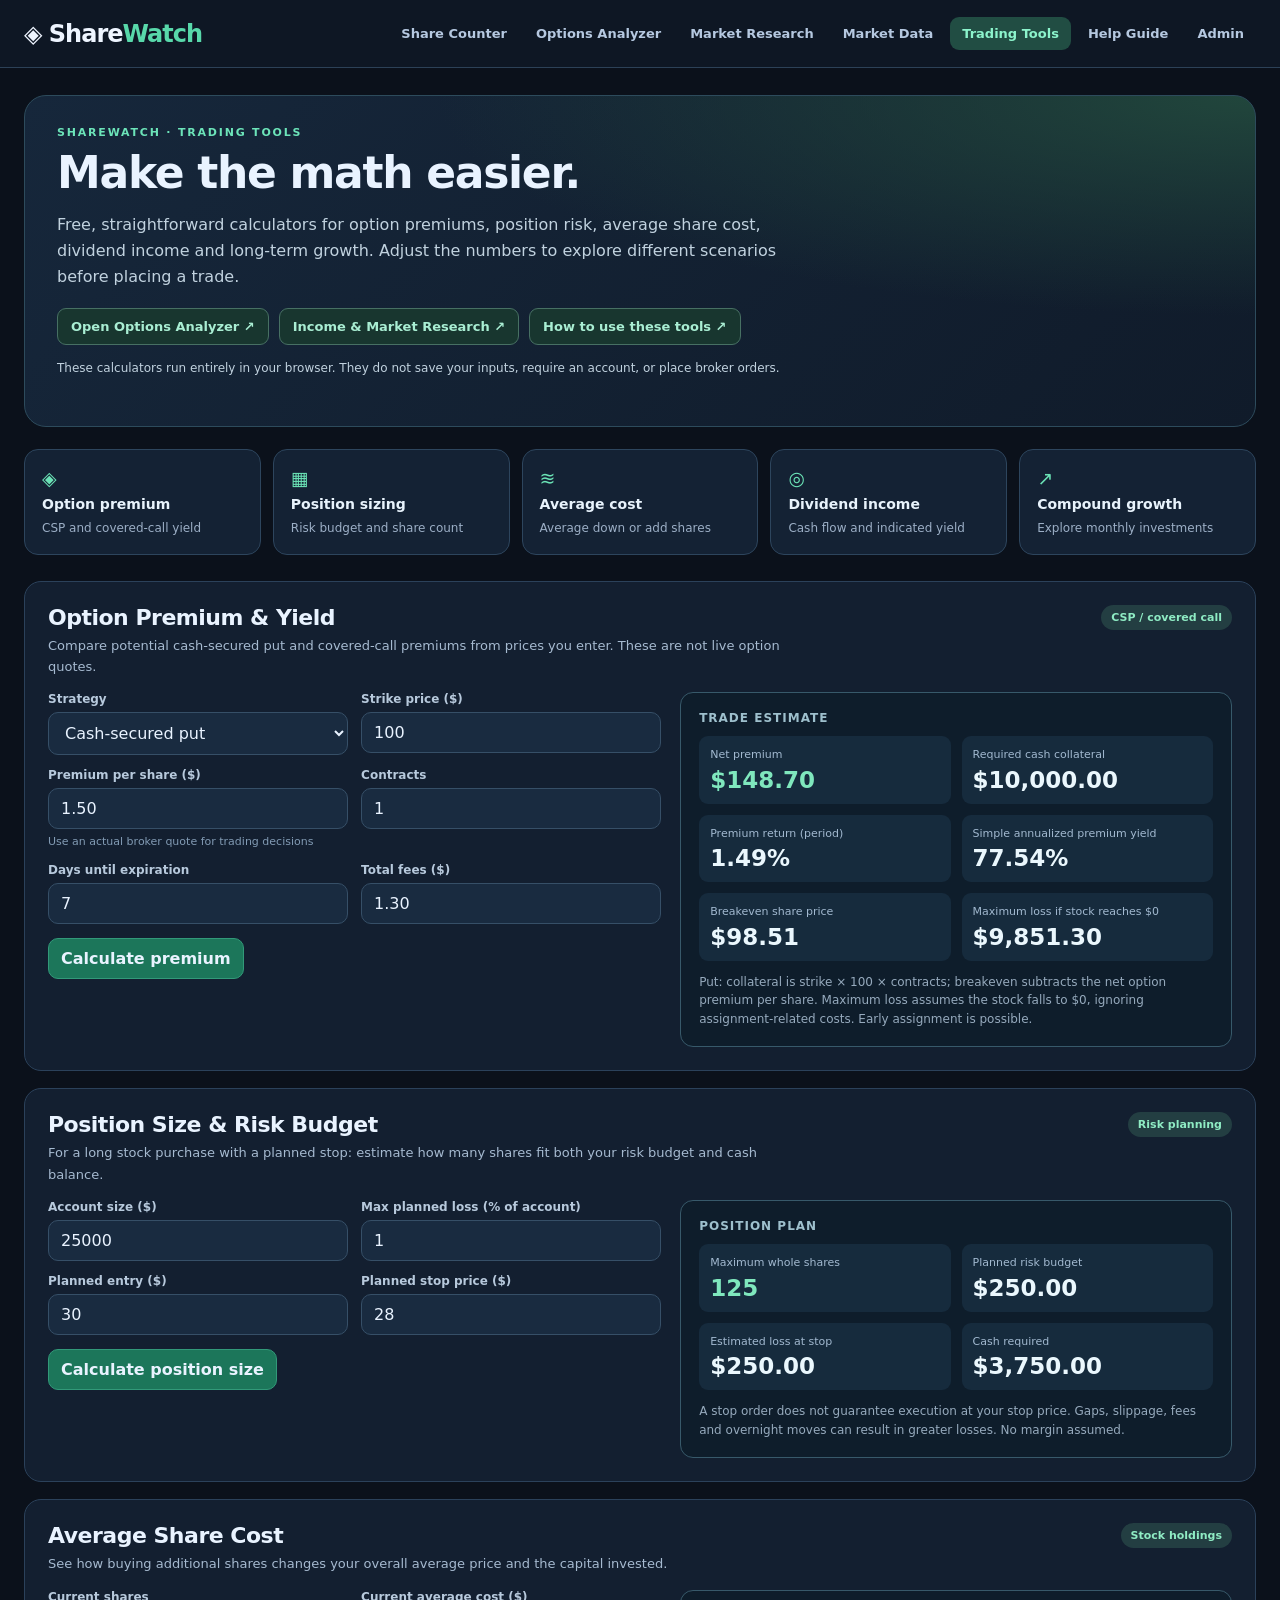
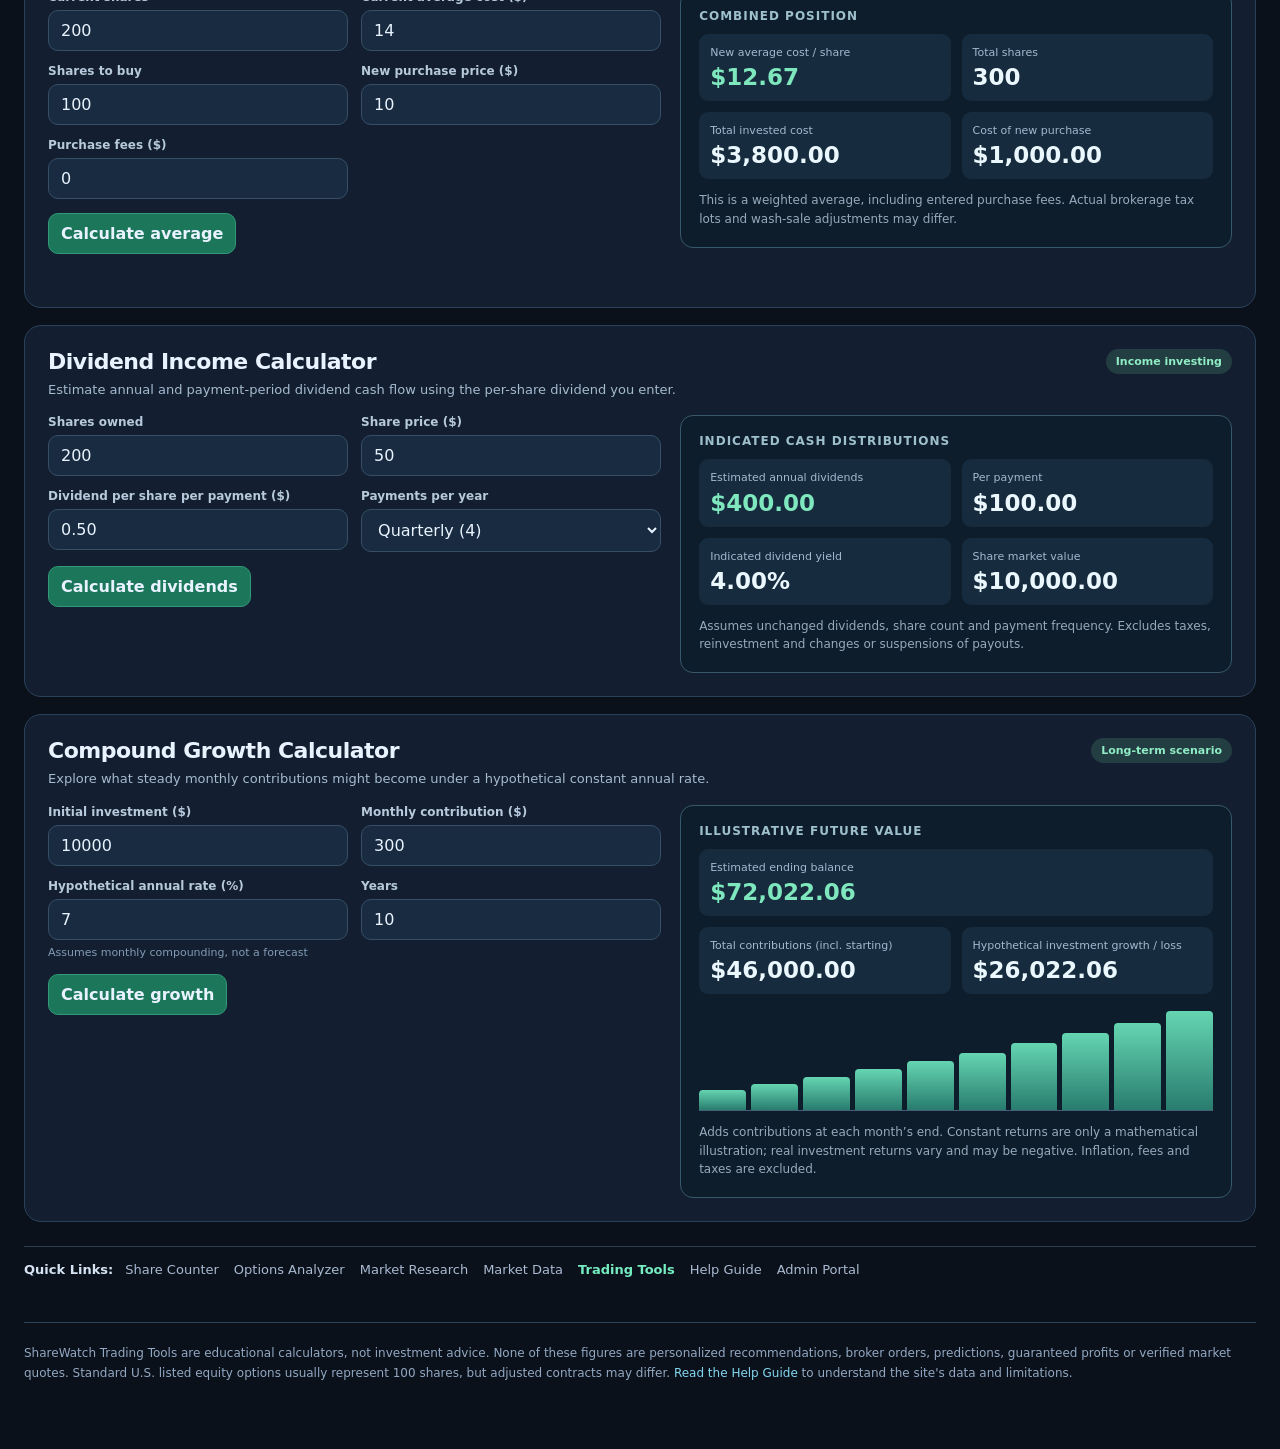
<file: tools.html>
<!doctype html>
<html lang="en"><head><meta charset="utf-8"><meta name="viewport" content="width=device-width, initial-scale=1">
<meta name="description" content="ShareWatch free trading calculators: options premium, position sizing, average cost, dividend income and compound growth.">
<title>Trading Tools · ShareWatch</title>
<link rel="stylesheet" href="./resources.css?v=20261031-tools1">
<script defer src="./trading-tools.js?v=20261031-tools2"></script></head><body>
<header class="site-header"><nav class="nav" aria-label="ShareWatch navigation"><a class="brand" href="./index.html">◈ Share<span>Watch</span></a><div class="nav-links">
<a href="./index.html">Share Counter</a><a href="./options.html">Options Analyzer</a><a href="./research.html">Market Research</a><a href="./market-data.html">Market Data</a><a href="./tools.html" class="active" aria-current="page">Trading Tools</a><a href="./help.html">Help Guide</a><a href="./admin.html">Admin</a>
</div></nav></header>
<main>
<section class="hero"><div class="kicker">ShareWatch · Trading Tools</div><h1>Make the math easier.</h1>
<p>Free, straightforward calculators for option premiums, position risk, average share cost, dividend income and long-term growth. Adjust the numbers to explore different scenarios before placing a trade.</p>
<div class="hero-links"><a href="./options.html">Open Options Analyzer ↗</a><a href="./research.html">Income & Market Research ↗</a><a href="./help.html">How to use these tools ↗</a></div>
<p class="small" style="margin-top:14px">These calculators run entirely in your browser. They do not save your inputs, require an account, or place broker orders.</p></section>
<nav class="tool-grid" aria-label="Jump to a calculator">
<a class="tile" href="#option-premium"><span class="tile-mark">◈</span><strong>Option premium</strong><span class="muted">CSP and covered-call yield</span></a>
<a class="tile" href="#position-sizing"><span class="tile-mark">▦</span><strong>Position sizing</strong><span class="muted">Risk budget and share count</span></a>
<a class="tile" href="#average-cost"><span class="tile-mark">≋</span><strong>Average cost</strong><span class="muted">Average down or add shares</span></a>
<a class="tile" href="#dividend-income"><span class="tile-mark">◎</span><strong>Dividend income</strong><span class="muted">Cash flow and indicated yield</span></a>
<a class="tile" href="#compound-growth"><span class="tile-mark">↗</span><strong>Compound growth</strong><span class="muted">Explore monthly investments</span></a>
</nav>
<section class="panel" id="option-premium"><div class="panel-head"><div><h2>Option Premium & Yield</h2><p>Compare potential cash-secured put and covered-call premiums from prices you enter. These are not live option quotes.</p></div><span class="pill">CSP / covered call</span></div>
<div class="calculator"><form id="optionForm" novalidate><div class="formgrid">
<div class="field"><label for="optStrategy">Strategy</label><select id="optStrategy"><option value="put">Cash-secured put</option><option value="call">Covered call</option></select></div>
<div class="field"><label for="optStrike">Strike price ($)</label><input id="optStrike" type="number" step="0.01" min="0.01" value="100" required></div>
<div class="field"><label for="optPremium">Premium per share ($)</label><input id="optPremium" type="number" step="0.01" min="0" value="1.50" required><small>Use an actual broker quote for trading decisions</small></div>
<div class="field"><label for="optContracts">Contracts</label><input id="optContracts" type="number" min="1" max="10000" step="1" value="1" required></div>
<div class="field"><label for="optDte">Days until expiration</label><input id="optDte" type="number" min="1" max="3650" step="1" value="7" required></div>
<div class="field"><label for="optFees">Total fees ($)</label><input id="optFees" type="number" step="0.01" min="0" value="1.30"></div>
<div class="field" id="optShareField" hidden><label for="optSharePrice">Current stock price ($)</label><input id="optSharePrice" type="number" step="0.01" min="0.01" value="98"><small>For premium yield on covered shares</small></div>
<div class="field" id="optBasisField" hidden><label for="optBasis">Owned-share cost basis ($, optional)</label><input id="optBasis" type="number" step="0.01" min="0.01" value="90"><small>For assignment P/L; assumes sufficient owned shares</small></div>
</div><button class="primary" type="submit">Calculate premium</button><p class="result-message error" id="optError" role="status" aria-live="polite"></p></form>
<div class="results"><h3>Trade estimate</h3><div class="metrics" aria-live="polite">
<div class="metric"><span>Net premium</span><strong id="optNet" class="good">—</strong></div>
<div class="metric"><span id="optCapitalLabel">Required cash collateral</span><strong id="optCapital">—</strong></div>
<div class="metric"><span>Premium return (period)</span><strong id="optRoi">—</strong></div>
<div class="metric"><span>Simple annualized premium yield</span><strong id="optAnnual">—</strong></div>
<div class="metric"><span>Breakeven share price</span><strong id="optBreak">—</strong></div>
<div class="metric"><span id="optExtraLabel">Max premium profit</span><strong id="optExtra">—</strong></div>
</div><p class="form-note" id="optNote">Enter your trade assumptions to see a calculation.</p></div></div>
</section>
<section class="panel" id="position-sizing"><div class="panel-head"><div><h2>Position Size & Risk Budget</h2><p>For a long stock purchase with a planned stop: estimate how many shares fit both your risk budget and cash balance.</p></div><span class="pill">Risk planning</span></div>
<div class="calculator"><form id="riskForm" novalidate><div class="formgrid">
<div class="field"><label for="riskAccount">Account size ($)</label><input id="riskAccount" type="number" min="0.01" step="0.01" value="25000" required></div>
<div class="field"><label for="riskPercent">Max planned loss (% of account)</label><input id="riskPercent" type="number" min="0.01" max="100" step="0.01" value="1" required></div>
<div class="field"><label for="riskEntry">Planned entry ($)</label><input id="riskEntry" type="number" min="0.01" step="0.01" value="30" required></div>
<div class="field"><label for="riskStop">Planned stop price ($)</label><input id="riskStop" type="number" min="0" step="0.01" value="28" required></div>
</div><button class="primary" type="submit">Calculate position size</button><p class="result-message error" id="riskError" role="status" aria-live="polite"></p></form>
<div class="results"><h3>Position plan</h3><div class="metrics" aria-live="polite"><div class="metric"><span>Maximum whole shares</span><strong id="riskShares" class="good">—</strong></div><div class="metric"><span>Planned risk budget</span><strong id="riskBudget">—</strong></div><div class="metric"><span>Estimated loss at stop</span><strong id="riskLoss">—</strong></div><div class="metric"><span>Cash required</span><strong id="riskCapital">—</strong></div></div><p class="form-note">A stop order does not guarantee execution at your stop price. Gaps, slippage, fees and overnight moves can result in greater losses. No margin assumed.</p></div></div>
</section>
<section class="panel" id="average-cost"><div class="panel-head"><div><h2>Average Share Cost</h2><p>See how buying additional shares changes your overall average price and the capital invested.</p></div><span class="pill">Stock holdings</span></div>
<div class="calculator"><form id="averageForm" novalidate><div class="formgrid">
<div class="field"><label for="avgShares">Current shares</label><input id="avgShares" type="number" min="0" step="any" value="200" required></div>
<div class="field"><label for="avgBasis">Current average cost ($)</label><input id="avgBasis" type="number" min="0" step="0.01" value="14" required></div>
<div class="field"><label for="avgAdded">Shares to buy</label><input id="avgAdded" type="number" min="0" step="any" value="100" required></div>
<div class="field"><label for="avgBuyPrice">New purchase price ($)</label><input id="avgBuyPrice" type="number" min="0" step="0.01" value="10" required></div>
<div class="field"><label for="avgFees">Purchase fees ($)</label><input id="avgFees" type="number" min="0" step="0.01" value="0"></div>
</div><button class="primary" type="submit">Calculate average</button><p class="result-message error" id="avgError" role="status" aria-live="polite"></p></form>
<div class="results"><h3>Combined position</h3><div class="metrics"><div class="metric"><span>New average cost / share</span><strong id="avgNew" class="good">—</strong></div><div class="metric"><span>Total shares</span><strong id="avgTotalShares">—</strong></div><div class="metric"><span>Total invested cost</span><strong id="avgTotalCost">—</strong></div><div class="metric"><span>Cost of new purchase</span><strong id="avgOrderCost">—</strong></div></div><p class="form-note">This is a weighted average, including entered purchase fees. Actual brokerage tax lots and wash-sale adjustments may differ.</p></div></div>
</section>
<section class="panel" id="dividend-income"><div class="panel-head"><div><h2>Dividend Income Calculator</h2><p>Estimate annual and payment-period dividend cash flow using the per-share dividend you enter.</p></div><span class="pill">Income investing</span></div>
<div class="calculator"><form id="dividendForm" novalidate><div class="formgrid">
<div class="field"><label for="divShares">Shares owned</label><input id="divShares" type="number" min="0" step="any" value="200" required></div>
<div class="field"><label for="divPrice">Share price ($)</label><input id="divPrice" type="number" min="0.01" step="0.01" value="50" required></div>
<div class="field"><label for="divAmount">Dividend per share per payment ($)</label><input id="divAmount" type="number" min="0" step="0.0001" value="0.50" required></div>
<div class="field"><label for="divFrequency">Payments per year</label><select id="divFrequency"><option value="12">Monthly (12)</option><option value="4" selected>Quarterly (4)</option><option value="2">Semiannual (2)</option><option value="1">Annual (1)</option></select></div>
</div><button class="primary" type="submit">Calculate dividends</button><p class="result-message error" id="divError" role="status" aria-live="polite"></p></form>
<div class="results"><h3>Indicated cash distributions</h3><div class="metrics"><div class="metric"><span>Estimated annual dividends</span><strong id="divAnnual" class="good">—</strong></div><div class="metric"><span>Per payment</span><strong id="divPayment">—</strong></div><div class="metric"><span>Indicated dividend yield</span><strong id="divYield">—</strong></div><div class="metric"><span>Share market value</span><strong id="divMarket">—</strong></div></div><p class="form-note">Assumes unchanged dividends, share count and payment frequency. Excludes taxes, reinvestment and changes or suspensions of payouts.</p></div></div>
</section>
<section class="panel" id="compound-growth"><div class="panel-head"><div><h2>Compound Growth Calculator</h2><p>Explore what steady monthly contributions might become under a hypothetical constant annual rate.</p></div><span class="pill">Long-term scenario</span></div>
<div class="calculator"><form id="growthForm" novalidate><div class="formgrid">
<div class="field"><label for="growthStart">Initial investment ($)</label><input id="growthStart" type="number" min="0" step="0.01" value="10000" required></div>
<div class="field"><label for="growthMonth">Monthly contribution ($)</label><input id="growthMonth" type="number" min="0" step="0.01" value="300" required></div>
<div class="field"><label for="growthRate">Hypothetical annual rate (%)</label><input id="growthRate" type="number" min="-99" max="100" step="0.01" value="7" required><small>Assumes monthly compounding, not a forecast</small></div>
<div class="field"><label for="growthYears">Years</label><input id="growthYears" type="number" min="1" max="50" step="1" value="10" required></div>
</div><button class="primary" type="submit">Calculate growth</button><p class="result-message error" id="growthError" role="status" aria-live="polite"></p></form>
<div class="results"><h3>Illustrative future value</h3><div class="metrics"><div class="metric wide"><span>Estimated ending balance</span><strong id="growthValue" class="good">—</strong></div><div class="metric"><span>Total contributions (incl. starting)</span><strong id="growthPrincipal">—</strong></div><div class="metric"><span>Hypothetical investment growth / loss</span><strong id="growthGain">—</strong></div></div>
<div class="year-bars" id="growthBars" role="img" aria-label="Illustrative account balance over time"></div><p class="form-note">Adds contributions at each month’s end. Constant returns are only a mathematical illustration; real investment returns vary and may be negative. Inflation, fees and taxes are excluded.</p></div></div>
</section>

<style>
.sw-quick-links{margin:24px 0 14px;padding:12px 0;border-top:1px solid #2c3c52;color:#a9bad1;font-family:inherit}
.sw-quick-links .sw-quick-label{display:inline-block;margin:0 12px 8px 0;font-size:13px;font-weight:700;color:#d6e3f3}
.sw-quick-links .sw-quick-nav{display:inline-flex;align-items:center;flex-wrap:wrap;gap:7px 15px}
.sw-quick-links .sw-quick-nav a{font-size:13px;line-height:1.5;font-weight:500;color:#a9bad1;text-decoration:none;background:none;border:0;padding:0}
.sw-quick-links .sw-quick-nav a:hover,.sw-quick-links .sw-quick-nav a:focus-visible{color:#75edc1;text-decoration:underline}
.sw-quick-links .sw-quick-nav a[aria-current="page"]{color:#75edc1;font-weight:700}
</style>
<section class="sw-quick-links" id="quick-links" aria-label="Quick Links"><span class="sw-quick-label">Quick Links:</span><nav class="sw-quick-nav" aria-label="Footer navigation"><a href="./index.html">Share Counter</a><a href="./options.html">Options Analyzer</a><a href="./research.html">Market Research</a><a href="./market-data.html">Market Data</a><a href="./tools.html" aria-current="page">Trading Tools</a><a href="./help.html">Help Guide</a><a href="./admin.html">Admin Portal</a></nav></section>
<footer class="footer">ShareWatch Trading Tools are educational calculators, not investment advice. None of these figures are personalized recommendations, broker orders, predictions, guaranteed profits or verified market quotes. Standard U.S. listed equity options usually represent 100 shares, but adjusted contracts may differ. <a href="./help.html">Read the Help Guide</a> to understand the site's data and limitations.</footer>
</main></body></html>
</file>
<file: resources.css>
:root{font-family:Inter,ui-sans-serif,system-ui,-apple-system,BlinkMacSystemFont,"Segoe UI",sans-serif;background:#0b111b;color:#e9f3ff;color-scheme:dark}
*{box-sizing:border-box}html{scroll-behavior:smooth}body{margin:0}a{color:#83d7ef;text-decoration:none}a:hover{text-decoration:underline}
button,input,select{font:inherit}button,input,select{color:#e9f3ff;border:1px solid #364f67;border-radius:10px;background:#192b40;padding:10px 12px}
button{cursor:pointer;font-weight:700}button:hover{background:#294158}button:focus-visible,input:focus-visible,select:focus-visible,a:focus-visible,summary:focus-visible{outline:2px solid #76e5bb;outline-offset:3px}
button:disabled{opacity:.55;cursor:not-allowed}.primary{background:#1c765a;border-color:#329979}.primary:hover{background:#239371}
.site-header{background:#0e1724;border-bottom:1px solid #2c4157}
.nav{max-width:1320px;margin:auto;display:flex;align-items:center;justify-content:space-between;gap:16px;flex-wrap:wrap;padding:17px 24px}
.brand{font-size:24px;font-weight:850;letter-spacing:-1px;color:#eef5ff;white-space:nowrap}.brand span{color:#58d8aa}
.nav-links{display:flex;align-items:center;flex-wrap:wrap;gap:5px}
.nav-links a{padding:9px 12px;border-radius:9px;color:#b5c8e0;font-size:13px;font-weight:650}
.nav-links a.active{background:#214d43;color:#8cf4cc}
main{max-width:1320px;margin:0 auto;padding:27px 24px 65px}
.hero{padding:30px 32px;border:1px solid #2d4b5c;border-radius:22px;background:radial-gradient(ellipse at top right,#21463c 0,transparent 47%),linear-gradient(135deg,#16273b,#101b2a);margin-bottom:22px}
.kicker{font-size:11px;letter-spacing:1.8px;text-transform:uppercase;color:#6ce4b9;font-weight:800}
h1{font-size:clamp(29px,4.5vw,44px);line-height:1.15;letter-spacing:-1.3px;margin:9px 0 13px}h2{font-size:22px;letter-spacing:-.5px;margin:0}h3{font-size:17px;margin:0 0 7px}
p{line-height:1.65}.muted{color:#9cafc6}.small{font-size:12px}.hero p{max-width:770px;color:#c1d2df;margin:0 0 17px}
.hero-links{display:flex;gap:10px;flex-wrap:wrap}.hero-links a{display:inline-flex;padding:10px 13px;border:1px solid #477063;border-radius:9px;color:#a9eed3;font-size:13px;font-weight:750;background:#18362f}
.hero-links a:hover{background:#265246;text-decoration:none}
.tool-grid,.tiles{display:grid;grid-template-columns:repeat(5,minmax(0,1fr));gap:12px;margin:20px 0 26px}
.tile{min-width:0;padding:17px;border-radius:14px;background:#142234;border:1px solid #2d455d;display:flex;flex-direction:column;gap:7px;transition:background .15s,border-color .15s}
.tile:hover{background:#1b3145;border-color:#4a947f;text-decoration:none}.tile strong{color:#e8f3fc;font-size:14px}.tile .muted{font-size:12px;line-height:1.5}.tile-mark{font-size:19px;color:#6be3b6}
.panel{border:1px solid #2b415a;border-radius:17px;padding:23px;background:#131f30;margin:17px 0;scroll-margin-top:18px}
.panel-head{display:flex;justify-content:space-between;align-items:start;gap:12px;flex-wrap:wrap;margin-bottom:15px}
.panel-head p{margin:5px 0 0;color:#a6bad0;font-size:13px;max-width:760px}
.pill{border-radius:999px;padding:6px 10px;background:#233e42;color:#8fecc4;font-size:11px;font-weight:750;white-space:nowrap}
.calculator{display:grid;grid-template-columns:minmax(0,1fr) minmax(0,.9fr);gap:19px;align-items:start}
.formgrid{display:grid;grid-template-columns:repeat(2,minmax(0,1fr));gap:13px;margin-bottom:14px}
.field{min-width:0}.field label{display:block;color:#b7c9dc;font-size:12px;font-weight:650;margin-bottom:6px}
.field input,.field select{width:100%;max-width:100%;min-width:0}.field small{display:block;margin-top:5px;color:#829bb4;font-size:11px;line-height:1.45}
.results{border:1px solid #37596a;border-radius:13px;background:#0e1d2b;padding:18px;min-height:145px}
.results h3{font-size:12px;text-transform:uppercase;letter-spacing:1px;color:#9ec0cd;margin:0 0 11px}
.metrics{display:grid;grid-template-columns:repeat(2,minmax(0,1fr));gap:11px}
.metric{background:#162b3d;border-radius:9px;padding:11px;min-width:0}.metric.wide{grid-column:span 2}
.metric span{font-size:11px;color:#a2b9d0;display:block;line-height:1.4}
.metric strong{display:block;color:#eaf7fd;font-size:clamp(17px,2vw,23px);font-variant-numeric:tabular-nums;margin-top:4px;overflow-wrap:anywhere}
.metric strong.good{color:#7fe7bd}.metric strong.warn{color:#ffd18c}
.form-note{color:#96aabd;font-size:12px;line-height:1.55;margin:12px 0 0}
.error{color:#ffd09c!important}.result-message{min-height:20px;margin:10px 0 0;font-size:12px}
.footer{border-top:1px solid #2d4258;padding-top:20px;margin-top:25px;color:#92a8c2;font-size:12px;line-height:1.7}
.year-bars{display:flex;align-items:end;gap:5px;height:100px;border-bottom:1px solid #456179;margin:17px 0 4px}
.year-bar{background:linear-gradient(#65d5b1,#287c6e);border-radius:4px 4px 0 0;min-width:2px;flex:1}
.guide-grid{display:grid;grid-template-columns:minmax(0,1fr) 260px;gap:20px}
.steps{display:grid;grid-template-columns:repeat(3,minmax(0,1fr));gap:12px;margin:18px 0 23px}
.step{border:1px solid #324c62;border-radius:14px;padding:17px;background:#142234}.step .number{display:inline-flex;align-items:center;justify-content:center;border-radius:10px;width:32px;height:32px;background:#215746;color:#b1ffe0;font-weight:850;margin-bottom:11px}
.step h3{font-size:15px}.step p{color:#abbfd0;font-size:12px;margin-bottom:0}
.sidebar{position:sticky;top:18px;align-self:start;border:1px solid #32465e;border-radius:15px;padding:17px;background:#131f30}.sidebar h2{font-size:15px;margin-bottom:12px}.sidebar a{display:block;padding:8px;color:#b8d6e6;font-size:13px;border-radius:7px}.sidebar a:hover{background:#1b3445;text-decoration:none}
.help-search{display:flex;gap:9px;flex-wrap:wrap;margin:14px 0 18px}.help-search input{flex:1;min-width:180px}.help-filters{display:flex;gap:7px;flex-wrap:wrap;margin-bottom:15px}
.help-filters button{padding:8px 11px;font-size:12px;background:#172c40}.help-filters button[aria-pressed="true"]{background:#265946;border-color:#5fb594;color:#e0fff1}
.faq-item{border:1px solid #324960;border-radius:11px;margin:8px 0;background:#132335;overflow:hidden}.faq-item summary{cursor:pointer;list-style:none;padding:15px 17px;font-weight:730;font-size:14px;display:flex;justify-content:space-between;gap:10px}.faq-item summary::-webkit-details-marker{display:none}.faq-item summary::after{content:"+";font-size:20px;color:#73ddb5;line-height:1}.faq-item[open] summary::after{content:"−"}.faq-item[open] summary{border-bottom:1px solid #344d66}.faq-item .answer{padding:12px 17px 16px;font-size:13px;color:#b7c9dc;line-height:1.7}.faq-item .answer p{margin:4px 0 10px}.faq-item .answer p:last-child{margin-bottom:0}
.table-scroll{overflow-x:auto}table{width:100%;border-collapse:collapse;min-width:550px}th,td{text-align:left;border-bottom:1px solid #34465c;padding:12px 11px;font-size:13px;vertical-align:top}th{color:#aac6da;font-size:11px;text-transform:uppercase;letter-spacing:.6px}.note{border-left:3px solid #57b798;padding:10px 14px;background:#122c32;color:#c0ded9;border-radius:0 10px 10px 0;font-size:13px;line-height:1.65;margin:16px 0}
[hidden]{display:none!important}
@media(max-width:1050px){.tool-grid,.tiles{grid-template-columns:repeat(3,minmax(0,1fr))}.guide-grid{grid-template-columns:1fr}.sidebar{position:static;display:flex;gap:8px;flex-wrap:wrap}.sidebar h2{width:100%}}
@media(max-width:720px){main{padding:17px 12px 45px}.nav{padding:12px}.nav-links a{padding:8px}.hero{padding:23px 17px}.panel{padding:17px}.calculator{grid-template-columns:1fr}.tool-grid,.tiles{grid-template-columns:repeat(2,minmax(0,1fr))}.steps{grid-template-columns:1fr}.formgrid{gap:10px}.metric strong{font-size:19px}}
@media(max-width:390px){.formgrid{grid-template-columns:1fr}.tool-grid,.tiles{grid-template-columns:1fr}}
</file>
<file: market-data.css>
.market-grid{display:grid;grid-template-columns:repeat(3,minmax(0,1fr));gap:12px;margin:16px 0}
.market-stat{padding:15px;border:1px solid #34465c;border-radius:13px;background:#132538;min-width:0}
.market-stat span{display:block;color:#a8bed1;font-size:12px}
.market-stat strong{display:block;font-variant-numeric:tabular-nums;font-size:21px;margin:6px 0;overflow-wrap:anywhere}
.market-stat small{color:#8da8c1;font-size:10px}
.market-cols{display:grid;grid-template-columns:minmax(0,1.45fr) minmax(270px,.8fr);gap:17px}
.chart-box{border:1px solid #30485e;background:#0c1c2c;border-radius:13px;padding:12px;min-width:0}
.chart-box svg{width:100%;height:auto;display:block;min-height:240px}
.chart-box .axis{font-size:10px;fill:#9db2c9}
.chart-box .gridline{stroke:#274156;stroke-width:.7}
.chart-box .candle-up{stroke:#61d2a6;fill:#61d2a6}
.chart-box .candle-down{stroke:#ee8995;fill:#ee8995}
.chart-box .volume-up{fill:#287969}
.chart-box .volume-down{fill:#884653}
.chart-legend{display:flex;flex-wrap:wrap;gap:11px;font-size:11px;color:#b2c6da;margin:8px 0}
.chart-legend span::before{content:"";display:inline-block;width:9px;height:9px;border-radius:3px;background:#62d8af;margin-right:6px}
.chart-legend .down::before{background:#ef8c9c}.chart-legend .sma20::before{background:#8abafb}.chart-legend .sma50::before{background:#f3c46f}
.picker-row{display:flex;align-items:end;gap:12px;flex-wrap:wrap;margin:14px 0}
.picker-row label{font-size:12px;color:#a9bfd3;display:block;margin-bottom:6px}
.picker-row select,.picker-row input{width:100%;min-width:0}
.picker-row>div{min-width:180px;max-width:340px;flex:1}
.fact-list{display:grid;grid-template-columns:repeat(2,minmax(0,1fr));gap:10px;margin:14px 0}
.fact{border:1px solid #324a62;background:#112538;padding:12px;border-radius:10px;min-width:0}
.fact span{font-size:11px;color:#b2c5d7;display:block}
.fact strong{display:block;font-size:20px;overflow-wrap:anywhere;margin-top:7px}
.fact small{display:block;color:#93aabe;margin-top:3px;overflow-wrap:anywhere;font-size:11px}
.signal-grid{display:grid;grid-template-columns:repeat(2,minmax(0,1fr));gap:12px;margin:16px 0}
.signal{padding:15px;border:1px solid #34485e;border-radius:12px;background:#152639}
.signal .tag{font-size:10px;display:inline-flex;padding:4px 8px;border-radius:6px;background:#284736;color:#9eebc4;font-weight:750}
.signal .tag.warn{background:#4b3929;color:#ffd69e}
.signal .tag.neutral{background:#354357;color:#bbcadf}
.signal h3{margin:9px 0 5px;font-size:15px}
.signal p{font-size:12px;color:#b1c5d9;line-height:1.55;margin:0}
.signal small{color:#90a6bb;font-size:10px;display:block;margin-top:8px}
.sourced-note{font-size:12px;color:#acbfd4;line-height:1.65}
.flex-actions{display:flex;flex-wrap:wrap;align-items:center;gap:12px}
.flex-actions button{flex-shrink:0}
.data-table{width:100%;min-width:620px}
.data-table th,.data-table td{padding:12px 10px;font-size:12px}
.data-table .tiny{font-size:10px;color:#97b1c6}
.good{color:#7de4b7}.bad{color:#ffa9ad}.warning{color:#ffd18b}
.stat-link{font-size:12px}
[data-empty="true"]{display:none}
@media(max-width:900px){.market-cols{grid-template-columns:1fr}.market-grid{grid-template-columns:repeat(2,minmax(0,1fr))}}
@media(max-width:600px){.signal-grid,.fact-list{grid-template-columns:1fr}.market-grid{grid-template-columns:1fr 1fr}.chart-box{padding:6px}.chart-box svg{min-height:170px}}
</file>
<file: options.css>
:root{font-family:Inter,ui-sans-serif,system-ui,-apple-system,BlinkMacSystemFont,"Segoe UI",sans-serif;background:#0b111b;color:#e9f3ff;color-scheme:dark}
*{box-sizing:border-box}body{margin:0}a{color:#85c6ff;text-decoration:none}a:hover{text-decoration:underline}
button,input,select{font:inherit}button,select,input{color:#e9f3ff;border:1px solid #344a64;border-radius:10px;background:#182739;padding:11px 12px}input:focus,select:focus,button:focus-visible{outline:2px solid #64d6b1;outline-offset:2px}button{cursor:pointer;font-weight:650}button:hover{border-color:#75c6ec;background:#263b53}button:disabled{cursor:not-allowed;opacity:.5}.primary{background:#207b60;border-color:#279675;color:#fff}.primary:hover{background:#269875}.ghost{background:transparent}.danger{color:#ffb9c1;border-color:#693d4b}.danger:hover{background:#4f2637}.muted{color:#92a8c2}.small{font-size:12px}.eyebrow{text-transform:uppercase;color:#5ee4b3;font-size:11px;font-weight:800;letter-spacing:1.8px}
header{border-bottom:1px solid #28394d;background:#0e1724}nav{max-width:1440px;margin:auto;padding:17px 24px;display:flex;justify-content:space-between;align-items:center;gap:16px;flex-wrap:wrap}
.brand{font-size:25px;font-weight:850;color:#eef5ff;white-space:nowrap}.brand span{color:#58d8aa}.navlinks{display:flex;flex-wrap:wrap;align-items:center;gap:12px}.navlinks a{padding:9px 13px;border-radius:10px;font-size:13px;color:#b5c8e0}.navlinks a.active{background:#234d45;color:#91f5d0;font-weight:750}
main{max-width:1440px;margin:auto;padding:26px 24px 54px}h1{font-size:clamp(30px,4vw,45px);letter-spacing:-1.4px;margin:7px 0 10px}h2{font-size:21px;letter-spacing:-.4px;margin:0}h3{font-size:16px;margin:0}p{line-height:1.55}.intro{max-width:880px;line-height:1.65}.top-stats{display:grid;grid-template-columns:repeat(4,minmax(0,1fr));gap:13px;margin:25px 0}.stat,.panel{border:1px solid #2a4058;border-radius:17px;background:#141f30;padding:19px}.stat .value{font-size:29px;font-weight:850;margin:6px 0}.stat .label{font-size:12px;color:#9eafc8}.stat .mini{font-size:11px;color:#a4b9c8}.layout{display:grid;grid-template-columns:minmax(285px,.87fr) minmax(0,1.55fr);gap:18px;align-items:start}
.panel-head{display:flex;align-items:center;justify-content:space-between;gap:10px;flex-wrap:wrap;margin-bottom:17px}.filters{display:flex;gap:9px;margin-bottom:14px}.filters input{flex:1;min-width:0}.filters select{width:140px}
.stock-list{max-height:770px;overflow-y:auto;padding-right:4px}.stock-item{width:100%;display:flex;align-items:center;justify-content:space-between;gap:9px;text-align:left;background:#102033;border:1px solid #273e58;padding:12px 13px;margin:0 0 8px;border-radius:12px}.stock-item.selected{border-color:#67d3aa;background:#173a37;box-shadow:0 0 0 1px #307a62 inset}.stock-item .ticker{font-size:16px;font-weight:850}.stock-item .company-name{font-size:12px;color:#a5b8d0;margin-top:3px;overflow:hidden;text-overflow:ellipsis;white-space:nowrap;max-width:185px}.stock-item .price{font-size:16px;font-weight:750;white-space:nowrap}.stock-item .age{font-size:11px;color:#8ca3bd;margin-top:3px}.ticker-type{font-size:10px;text-transform:uppercase;letter-spacing:.5px;padding:3px 5px;background:#273d52;border-radius:5px;color:#a7bdd9}
.section-sub{color:#96abc4;font-size:13px;margin-top:5px}.selected-banner{display:flex;justify-content:space-between;gap:10px;align-items:center;flex-wrap:wrap;border:1px solid #365b54;background:#122b2b;padding:13px 15px;border-radius:12px;margin-bottom:16px}.selected-name{font-size:23px;font-weight:850}.selected-price{font-size:22px;font-weight:800}.selected-price small{display:block;font-size:11px;font-weight:400;color:#aac9c5}
.formgrid{display:grid;grid-template-columns:repeat(3,minmax(0,1fr));gap:12px}.field label{display:block;font-size:12px;color:#afc1d9;margin-bottom:6px}.field input,.field select{width:100%}.field small{color:#8fa2bd;font-size:11px;display:block;margin-top:5px}
.actions{display:flex;flex-wrap:wrap;gap:10px;align-items:center;margin-top:15px}.actions button{flex:1;min-width:165px}.check-row{display:flex;gap:9px;align-items:center;font-size:12px;color:#a8bdd3;padding:11px 0 0}.check-row input{width:17px;height:17px;margin:0}.calc-status{min-height:24px;font-size:13px;color:#fed3a1;margin-top:9px}
.metrics{display:grid;grid-template-columns:repeat(3,minmax(0,1fr));gap:11px;margin:18px 0}.metric{border:1px solid #32495f;border-radius:11px;padding:13px;background:#0e1d2e}.metric .label{color:#a1b5ce;font-size:11px}.metric .number{font-size:22px;font-weight:850;margin-top:5px;overflow-wrap:anywhere}.good{color:#6ce3b6}.bad{color:#ffa0aa}.neutral{color:#b5cbe4}
.chart-container{border-radius:12px;background:#0c1726;border:1px solid #293e55;padding:12px;margin-top:12px}.chart-container svg{width:100%;height:auto;display:block;max-height:315px}.chart-title{display:flex;justify-content:space-between;gap:10px;align-items:center;flex-wrap:wrap}.chart-title strong{font-size:14px}
.risk-checks{display:grid;gap:6px;margin-top:14px}.risk-item{font-size:12px;color:#c2d5e7;padding:9px 10px;background:#10243a;border-left:3px solid #74bedb;border-radius:5px}.risk-item.warn{border-left-color:#ffb969}.risk-item.goodline{border-left-color:#60dfb4}
table{width:100%;border-collapse:collapse;min-width:560px}th,td{text-align:left;padding:11px 10px;border-bottom:1px solid #293d54;font-size:12px}th{font-size:11px;text-transform:uppercase;letter-spacing:.8px;color:#9fb4d0}td strong{font-size:13px}.table-scroll{overflow:auto}.below{margin-top:18px}.trade-panel{margin-top:18px}.trade-table button{padding:7px 10px;font-size:12px}.trade-table{min-width:730px}.badge{padding:4px 7px;border-radius:7px;background:#294159;color:#bfddf8;font-size:11px}.badge.put{background:#27443e;color:#80edc3}.badge.call{background:#403346;color:#e4b9ff}.footnote{font-size:12px;color:#91a6c1;margin-top:12px;line-height:1.7}.errorbox{padding:14px;border:1px solid #855262;border-radius:11px;background:#3b232c;color:#ffd2d5;font-size:13px}.status-good{color:#7fe2bc}.status-warn{color:#ffca85}
details{border:1px solid #34465c;border-radius:12px;background:#122337;padding:12px 14px}details summary{cursor:pointer;font-weight:700}details p{font-size:13px;color:#b4c6dc;margin-bottom:0}
footer{margin-top:28px;border-top:1px solid #31445a;padding:18px 0;color:#96a8bd;font-size:12px;line-height:1.75}
@media(max-width:1070px){.layout{grid-template-columns:1fr}.stock-list{max-height:310px}.formgrid{grid-template-columns:repeat(3,minmax(0,1fr))}}
@media(max-width:650px){main{padding:18px 12px 35px}nav{padding:13px 12px}.top-stats{grid-template-columns:repeat(2,minmax(0,1fr))}.stat,.panel{padding:14px}.formgrid,.metrics{grid-template-columns:repeat(2,minmax(0,1fr))}.stock-item .company-name{max-width:170px}.metric .number{font-size:18px}.navlinks{gap:2px}.navlinks a{padding:8px}.filters select{width:115px}}
@media(max-width:390px){.formgrid{grid-template-columns:1fr}}

/* Optional delayed chain feed; existing manual calculator stays available. */
.auto-chain-box{background:#0c1a2b;border:1px solid #2b5060;border-radius:14px;padding:16px;margin:0 0 20px}
.auto-chain-box .panel-head{margin-bottom:9px}.auto-chain-box .eyebrow{font-size:10px}
.chain-toolbar{display:flex;align-items:end;flex-wrap:wrap;gap:10px;margin:12px 0}
.chain-toolbar label{display:flex;flex-direction:column;gap:5px;color:#9db5cb;font-size:12px}
.chain-toolbar label select{min-width:140px}.chain-toolbar>button{min-width:190px}
.chain-table{min-width:630px}.chain-table td,.chain-table th{padding:9px 10px}
.chain-table button{font-size:12px;padding:6px 10px;white-space:nowrap}
.chain-table tr.selected-contract td{background:#193f3c}
#autoChainHelp{font-size:11px;line-height:1.55;margin-top:9px}
#selectedContract{margin:12px 0 4px;line-height:1.5;max-width:720px}
.badge.feed-ok{background:#234e3e;color:#8de6bc}
.badge.feed-old{background:#573f2c;color:#ffcf90}
@media(max-width:650px){.auto-chain-box{padding:10px}.chain-toolbar{align-items:stretch}.chain-toolbar label,.chain-toolbar label select{width:100%}.chain-toolbar>button{width:100%}}

/* Four clear option strategy choices */
.strategy-switcher{border:1px solid #345671;border-radius:15px;padding:16px;margin:18px 0;background:#111f31}
.strategy-switcher>h3{font-size:19px;margin:5px 0 15px}
.strategy-grid{display:grid;grid-template-columns:repeat(2,minmax(0,1fr));gap:11px}
.strategy-choice{text-align:left;display:flex;flex-direction:column;gap:7px;min-height:121px;background:#14283d;border:1px solid #34516b;border-radius:12px;padding:15px;transition:border-color .12s,background .12s}
.strategy-choice strong{font-size:17px;color:#f1f7ff}
.strategy-choice>span:last-child{color:#a8bdd2;font-size:12px;line-height:1.45;font-weight:400}
.strategy-choice .strategy-mark{font-size:10px;letter-spacing:1.2px;color:#81c9e3;font-weight:800}
.strategy-choice.active{border:2px solid #6ce6b3;background:#193e3b;padding:14px;box-shadow:0 0 0 2px rgba(108,230,179,.1)}
.strategy-choice:focus-visible{outline:3px solid #88ddff;outline-offset:2px}
.strategy-context{display:flex;gap:16px;justify-content:space-between;flex-wrap:wrap;margin-top:15px;padding:14px;background:#0b1929;border-radius:10px;border:1px solid #2b435b}
.strategy-context h3{margin:4px 0 7px}.strategy-context p{margin:0;max-width:440px;font-size:13px;line-height:1.6}
.strategy-facts{display:flex;flex-direction:column;justify-content:center;gap:6px;font-size:12px;color:#d7e8f7}
.strategy-mini-note{font-size:12px;color:#ffcc97;margin-top:11px;line-height:1.55}
.trade-form-title{padding:2px 0 12px}.trade-form-title h3{margin:5px 0 4px}
@media(max-width:650px){.strategy-switcher{padding:12px}.strategy-grid{grid-template-columns:1fr}.strategy-choice{min-height:100px}.strategy-context{display:block}.strategy-facts{margin-top:12px}}

/* Exact-listed expiry navigation and stock reference line */
#alpacaExpiration{min-width:240px;max-width:100%}
.chain-explanation{display:flex;flex-wrap:wrap;gap:9px;margin:13px 0 8px}
.chain-key{display:inline-flex;align-items:center;gap:7px;padding:5px 9px;border:1px solid #34495f;border-radius:7px;font-size:11px;color:#bfcede}
.chain-key::before{content:"";width:8px;height:8px;border-radius:50%;background:#9fb5c9}
.chain-key.itm::before{background:#7ee3bc}
.chain-key.otm::before{background:#82b7f6}
.chain-key.atm::before{background:#ffc97d}
.chain-price-note{color:#a8bdd3;font-size:12px;line-height:1.6;margin-bottom:9px}
.chain-table .chain-strike.itm td{background:rgba(34,108,87,.12)}
.chain-table .chain-strike.otm td{background:rgba(64,106,170,.08)}
.chain-table .stock-price-marker td{padding:0 10px!important;border-top:2px solid #ffc77a!important;border-bottom:1px solid #926a39!important;background:#342719!important}
.stock-price-marker .line-label{display:block;text-align:center;padding:10px 6px;color:#ffda9f;font-size:12px;letter-spacing:.4px;font-weight:800;white-space:normal}
.moneyness{display:inline-block;border:1px solid #3a506a;padding:3px 6px;border-radius:6px;color:#c7d7e8;font-size:11px;font-weight:750}
.moneyness.itm{border-color:#367b64;color:#8ae2c0}.moneyness.otm{border-color:#4878ad;color:#8bc3ff}
.moneyness.atm{border-color:#af8653;color:#ffd5a6}
@media(max-width:650px){#alpacaExpiration{width:100%;min-width:0}.chain-explanation{gap:5px}.chain-key{font-size:10px}}

/* Red OTM styling; ITM remains green. */
.chain-key.otm{border-color:#a14b59;color:#ffbbc4;background:rgba(116,33,48,.18)}
.chain-key.otm::before{background:#ff6678}
.chain-table .chain-strike.otm td{background:rgba(128,36,54,.11)}
.moneyness.otm{border-color:#b84b5b;color:#ff9fab;background:rgba(147,44,56,.22)}
.chain-table .chain-strike.otm:hover td{background:rgba(149,45,61,.19)}
.chain-table .pop-cell{text-align:right;white-space:nowrap;min-width:118px;font-variant-numeric:tabular-nums}
.chain-table .pop-cell strong{color:#d7ebfa;font-size:13px}
#profitProbabilityHelp{border-left:3px solid #4f8da8;padding:4px 0 4px 10px;max-width:900px}

/* Compact option chain: keep estimated profit visible without sideways scrolling.
   Secondary IV/spread/sizes/quote data expands beneath each strike. */
.auto-chain-box{container-type:inline-size}
.chain-core{max-width:100%;width:100%;overflow-x:visible}
.chain-core .chain-table{width:100%;min-width:0;table-layout:fixed}
.chain-core .chain-table th,.chain-core .chain-table td{
 padding:9px 6px;overflow-wrap:anywhere;vertical-align:middle
}
.chain-core .chain-table th{font-size:10px;letter-spacing:.25px;line-height:1.35}
.chain-core .chain-table td{font-size:12px}
.chain-core .chain-table th:nth-child(1){width:18%}
.chain-core .chain-table th:nth-child(2){width:19%}
.chain-core .chain-table th:nth-child(3){width:15%}
.chain-core .chain-table th:nth-child(4){width:21%}
.chain-core .chain-table th:nth-child(5){width:10%}
.chain-core .chain-table th:nth-child(6){width:17%}
.chain-core .chain-table .chain-strike-cell strong{white-space:nowrap;font-size:14px;display:block}
.chain-core .chain-table .pop-cell{text-align:left;min-width:0;white-space:nowrap}
.chain-core .chain-table .pop-cell strong{color:#8ff2c9;font-size:16px}
.chain-core .chain-quote-cell{font-variant-numeric:tabular-nums;white-space:nowrap;line-height:1.5}
.chain-core .chain-quote-label{color:#a1b9d0;font-size:10px}
.chain-core .chain-quote-break{display:block}
.chain-core .chain-detail-toggle{display:block;margin-top:4px;background:none;border:0;color:#8acbff;
 cursor:pointer;font-size:11px;padding:2px 0;text-align:left;font-weight:500;white-space:nowrap}
.chain-core .chain-detail-toggle:hover{text-decoration:underline;background:none}
.chain-core .chain-detail-toggle:focus-visible{outline:2px solid #64d6b1}
.chain-core .chain-action button{padding:7px 7px;font-size:11px;white-space:nowrap;max-width:100%}
.chain-core .chain-delta{white-space:nowrap;font-variant-numeric:tabular-nums}
.chain-core .chain-more-row[hidden]{display:none!important}
.chain-core .chain-more-row td{background:#14283b!important;border-bottom:1px solid #344b64!important;padding:11px!important}
.chain-core .chain-more-grid{display:grid;grid-template-columns:repeat(auto-fit,minmax(130px,1fr));gap:8px 15px}
.chain-core .chain-more-grid span{font-size:11px;color:#9bb5d0}
.chain-core .chain-more-grid strong{display:block;color:#eef5ff;font-size:12px;margin-top:3px;overflow-wrap:break-word}
.chain-core .chain-more-row p{margin:8px 0 0}
.chain-table-tip{margin:0 0 8px;font-size:11px;line-height:1.5}
.chain-caption{display:block;text-transform:none;letter-spacing:0;color:#7f9bb5;font-size:10px;font-weight:400}
@container (max-width:700px){
 .chain-core .chain-table th.chain-optional,.chain-core .chain-table td.chain-optional{display:none}
 .chain-core .chain-table th:nth-child(1){width:26%}
 .chain-core .chain-table th:nth-child(2){width:24%}
 .chain-core .chain-table th:nth-child(4){width:31%}
 .chain-core .chain-table th:nth-child(6){width:19%}
 .chain-core .chain-table td{padding:7px 5px}
}
@container (max-width:395px){
 .chain-core .chain-table,.chain-core .chain-table tbody{display:block;width:100%}
 .chain-core .chain-table thead{display:none}
 .chain-core .chain-table tr.chain-strike{display:grid;grid-template-columns:minmax(0,1fr) minmax(0,1fr);
  grid-template-areas:"strike profit" "quote action";align-items:center;gap:3px 10px;
  padding:8px;margin:8px 0;border:1px solid #344b64;border-radius:9px}
 .chain-core .chain-table tr.chain-strike td{border:0;padding:3px 4px;min-width:0}
 .chain-core .chain-table tr.chain-strike td.chain-optional{display:none}
 .chain-core .chain-table .chain-strike-cell{grid-area:strike}
 .chain-core .chain-table .pop-cell{grid-area:profit}
 .chain-core .chain-table .pop-cell::before{content:"Profit estimate";display:block;
  font-size:10px;line-height:1.4;color:#a0b8ce;margin-bottom:3px}
 .chain-core .chain-table .chain-quote-cell{grid-area:quote}
 .chain-core .chain-table .chain-quote-break{display:inline}
 .chain-core .chain-table .chain-quote-break::after{content:"  "}
 .chain-core .chain-table .chain-action{grid-area:action}
 .chain-core .chain-table .chain-action button{width:100%}
 .chain-core .chain-table tr.stock-price-marker,.chain-core .chain-table tr.chain-more-row{display:block;width:100%}
 .chain-core .chain-table tr.stock-price-marker td,.chain-core .chain-table tr.chain-more-row td{display:block;width:100%}
 .chain-core .chain-more-grid{grid-template-columns:repeat(2,minmax(0,1fr))}
}
</file>
<file: research.css>
/* Five-purpose research and income hub; extends ShareWatch resources.css. */
.research-kpi{display:grid;grid-template-columns:repeat(4,minmax(0,1fr));gap:11px;margin:16px 0 22px}
.research-kpi>div{padding:15px;background:#122537;border:1px solid #2f4961;border-radius:13px;min-width:0}
.research-kpi span{display:block;font-size:11px;color:#aec2d4}.research-kpi strong{display:block;font-size:19px;font-variant-numeric:tabular-nums;margin-top:7px;overflow-wrap:anywhere}
.research-grid{display:grid;grid-template-columns:repeat(auto-fit,minmax(155px,1fr));gap:12px;margin:13px 0}
.research-grid .field{min-width:0}.research-grid input,.research-grid select{width:100%;min-width:0}.research-grid .field label{font-size:12px}
.action-row{display:flex;flex-wrap:wrap;align-items:center;gap:9px;margin:12px 0}
.action-row button{flex-shrink:0}.source-note{font-size:12px;line-height:1.55;color:#b5c4d9;margin:12px 0}
.source-badge{display:inline-flex;align-items:center;gap:5px;background:#254438;color:#a7eacd;border-radius:6px;padding:4px 7px;font-size:11px;font-weight:750}
.source-badge.caution{background:#513e2a;color:#ffda9e}
.status-line{color:#a9bfd3;font-size:12px;min-height:18px;margin:9px 0;line-height:1.6}
.picker{display:grid;grid-template-columns:minmax(200px,1.3fr) minmax(180px,.8fr);gap:12px;margin:13px 0 20px}
.field label{display:block;margin-bottom:6px;font-size:12px;color:#b7cbdd}
.hub-table{min-width:660px}.hub-table td,.hub-table th{padding:10px 9px;font-size:12px}.hub-table button{padding:6px 8px;font-size:11px}
.hub-table .positive{color:#94e9c4;font-weight:750}.hub-table .negative{color:#ffb0aa;font-weight:750}
.hub-table .small-note{font-size:10px;color:#a1b6cc}
.tool-columns{display:grid;grid-template-columns:repeat(2,minmax(0,1fr));gap:18px;align-items:start}
.measure-cards{display:grid;grid-template-columns:repeat(3,minmax(0,1fr));gap:11px}
.measure{min-width:0;background:#102436;border:1px solid #344c64;border-radius:11px;padding:13px}
.measure span{display:block;font-size:11px;color:#9fb6ce;line-height:1.5}
.measure strong{display:block;margin-top:5px;font-size:20px;overflow-wrap:anywhere}
.measure small{display:block;margin-top:4px;font-size:10px;color:#94aabc;line-height:1.45}
.section-note{padding:10px 13px;background:#1a2d3d;border-left:3px solid #619e95;font-size:12px;line-height:1.6;color:#bfcede;border-radius:0 8px 8px 0;margin:13px 0}
.section-note.warn{border-left-color:#f3bd78}
.source-ref{color:#8ed7ff;font-size:11px;text-decoration:underline}
@media(max-width:970px){.tool-columns{grid-template-columns:1fr}.measure-cards{grid-template-columns:repeat(2,minmax(0,1fr))}.research-kpi{grid-template-columns:repeat(2,minmax(0,1fr))}}
@media(max-width:620px){.picker{grid-template-columns:1fr}.hub-table{min-width:560px}.measure-cards{gap:8px}.measure strong{font-size:17px}.action-row button{flex:1}.research-grid{grid-template-columns:repeat(2,minmax(0,1fr))}}
</file>
